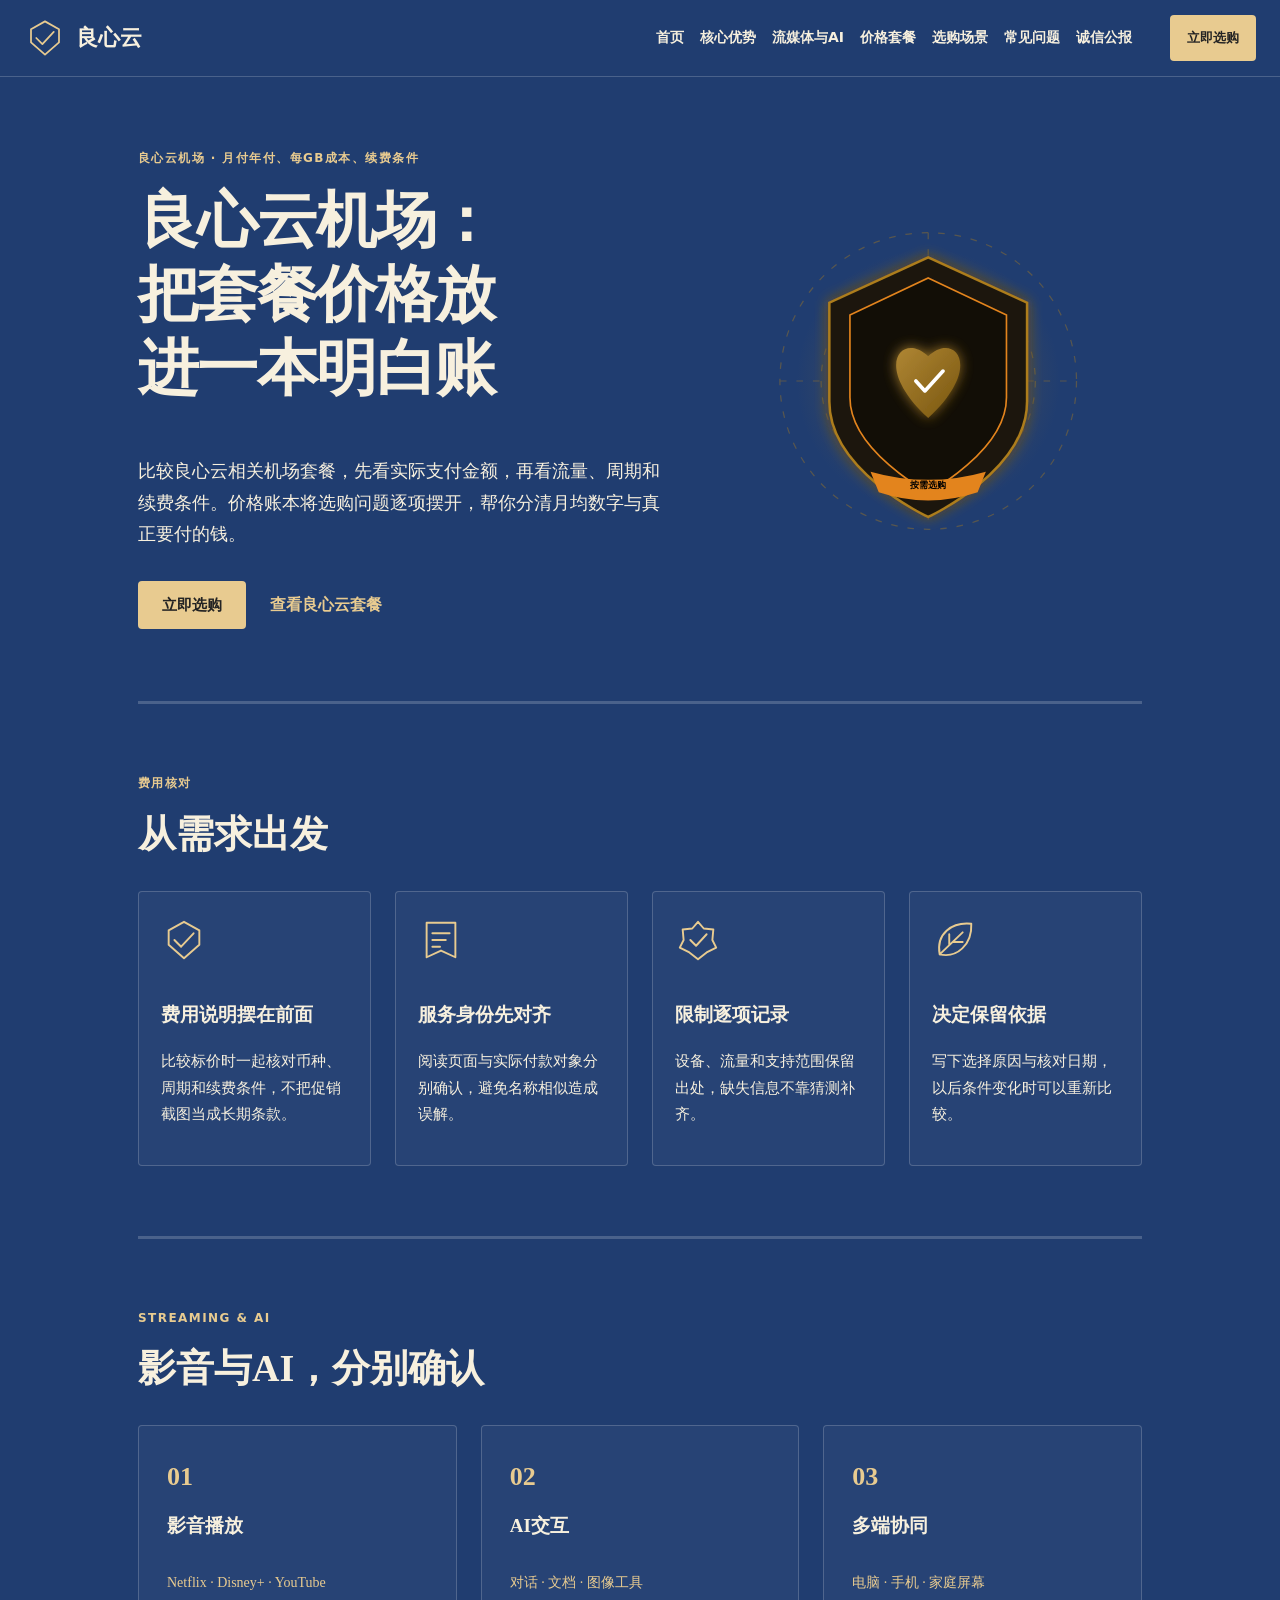
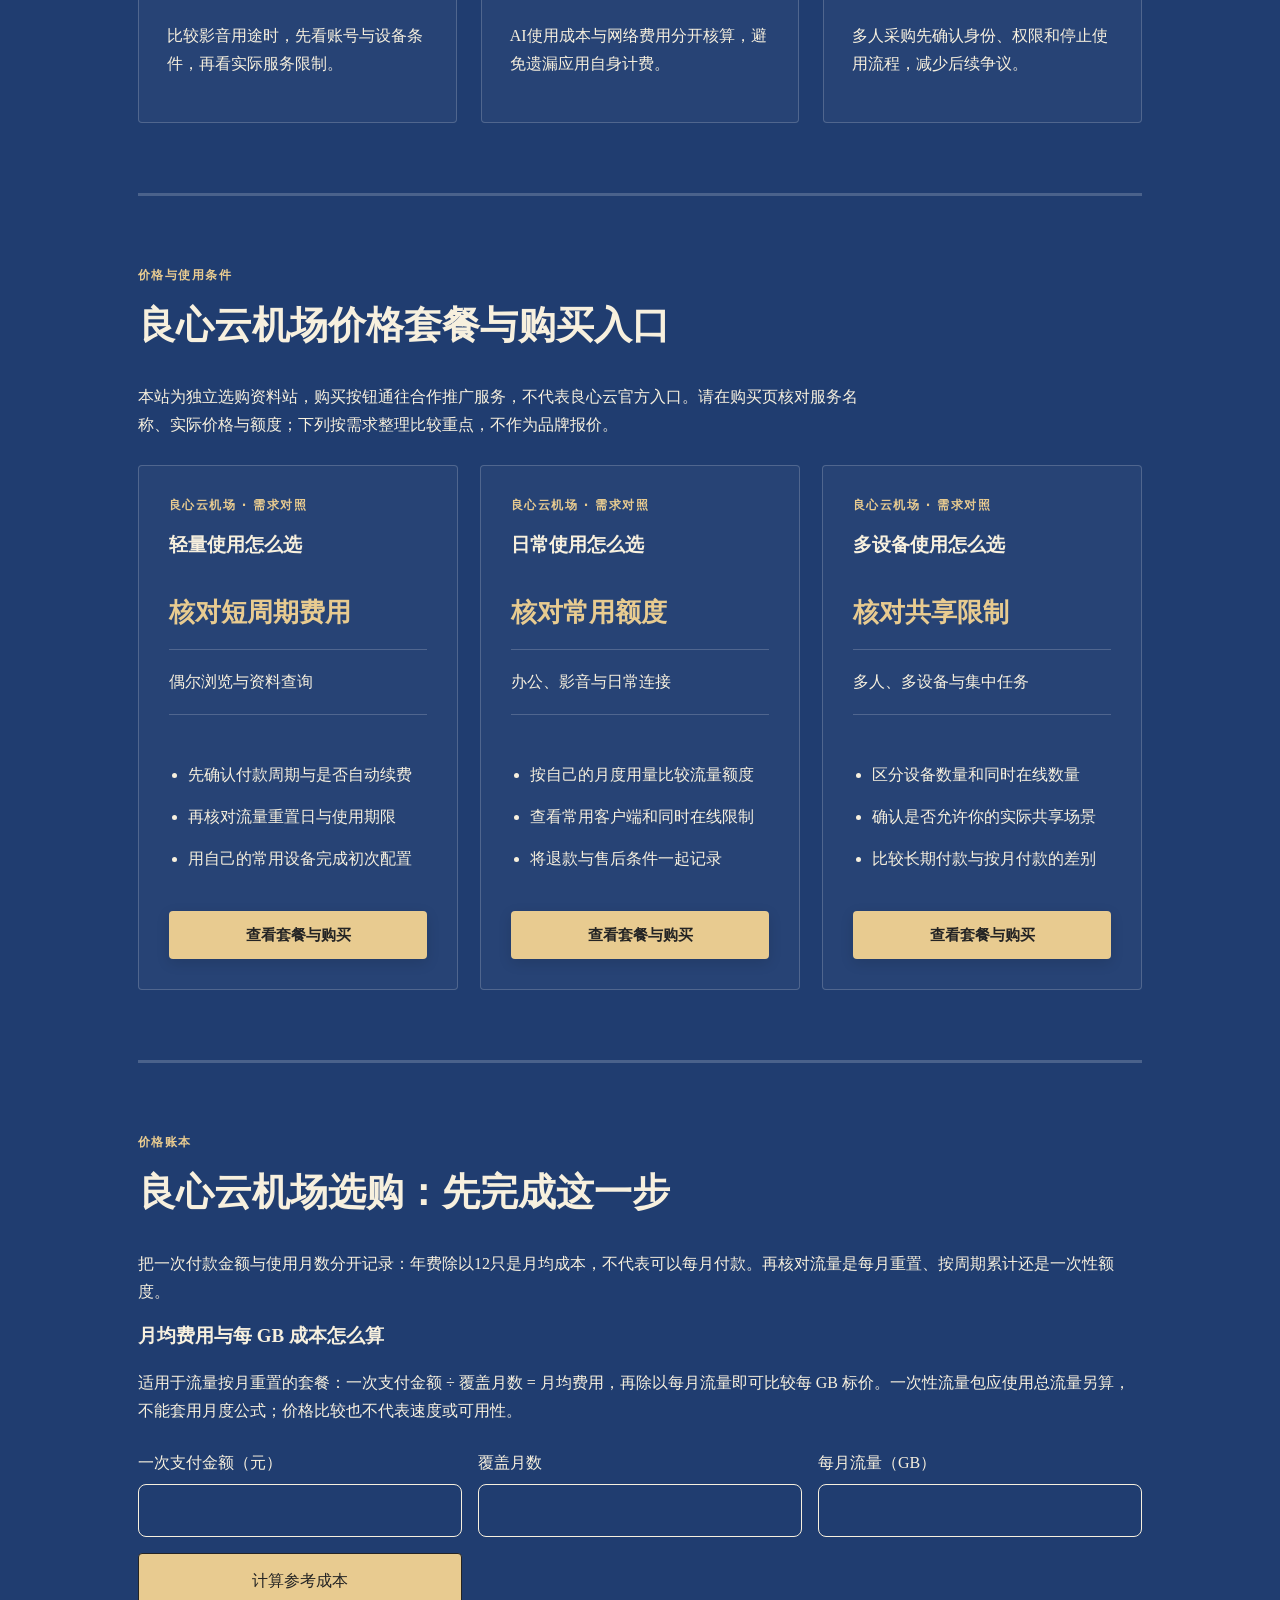
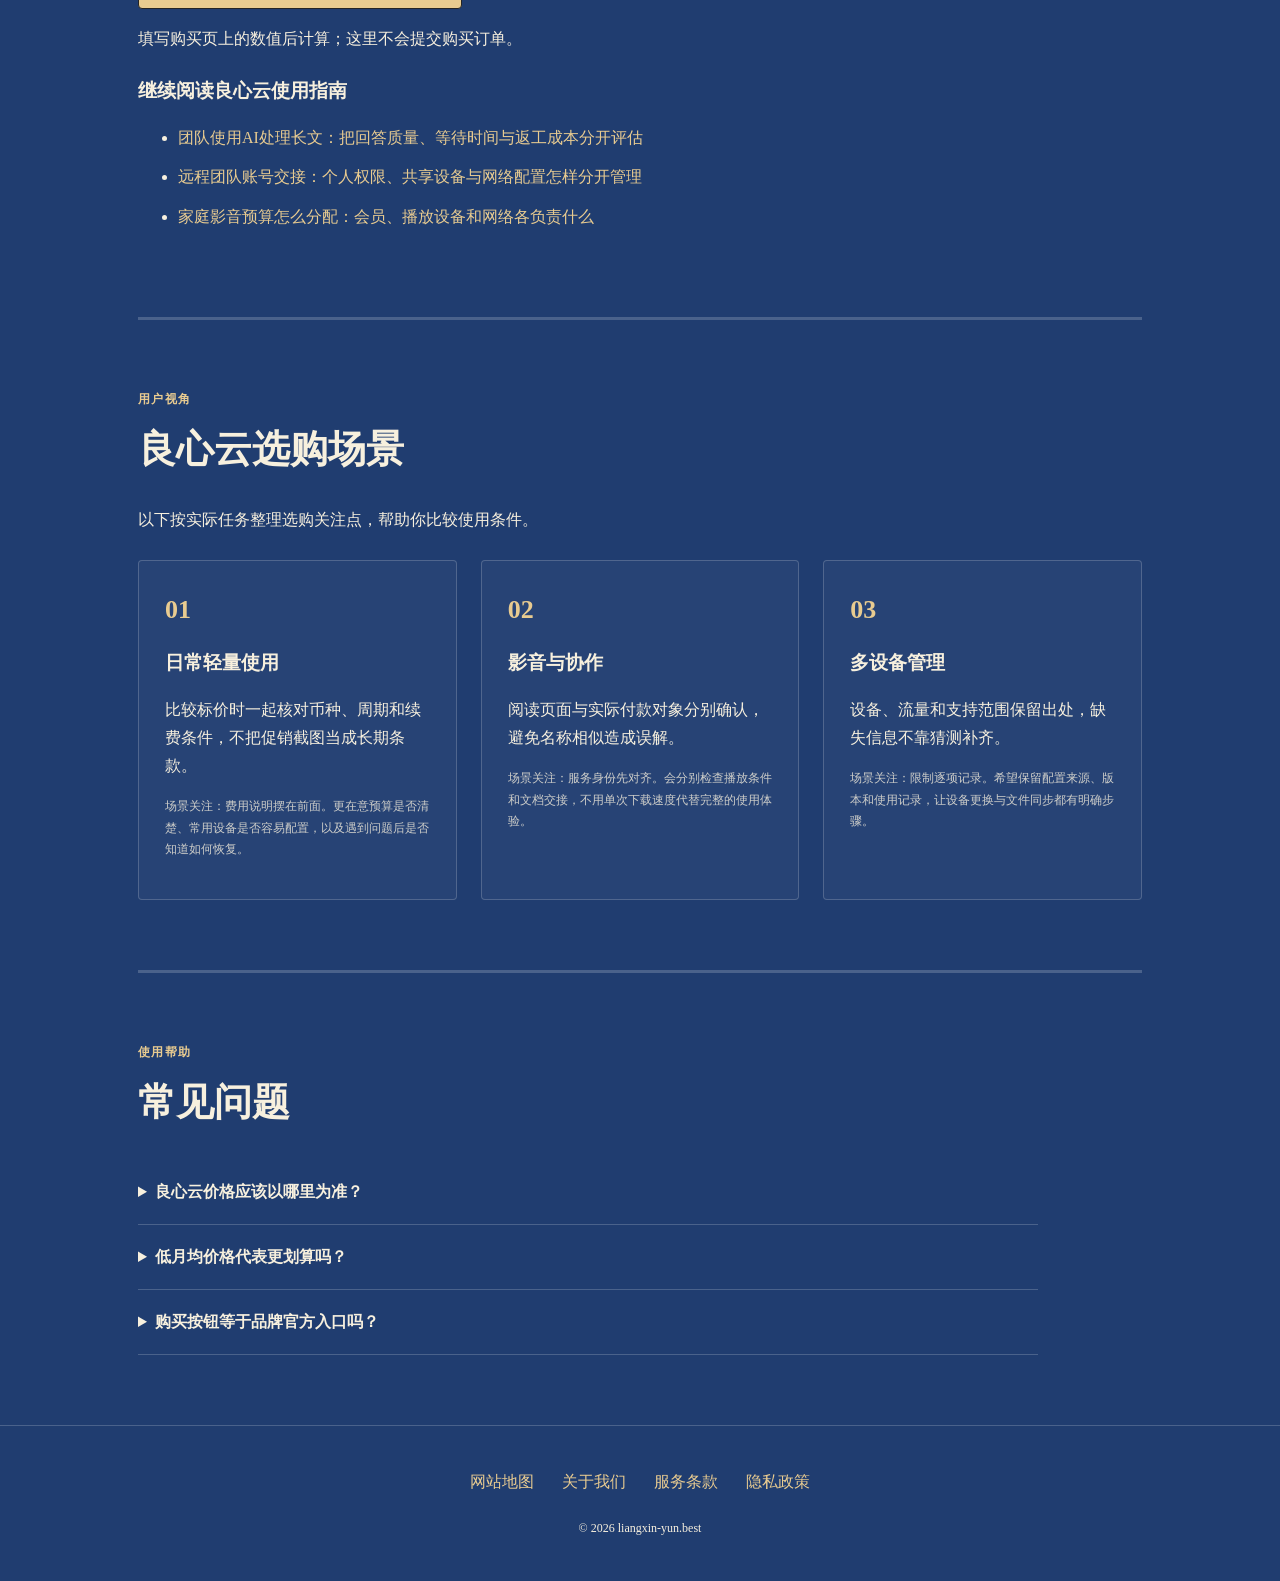
<file: index.html>
<!DOCTYPE html>

<html lang="zh-CN"><head><meta charset="utf-8"/><meta content="width=device-width,initial-scale=1" name="viewport"/><title>良心云机场价格套餐怎么选｜月付、年付与流量对比</title><meta content="比较良心云相关机场套餐，先看实际支付金额，再看流量、周期和续费条件。价格账本将选购问题逐项摆开，帮你分清月均数字与真正要付的钱。" name="description"/><link href="https://liangxin-yun.best/" rel="canonical"/><meta content="website" property="og:type"/><meta content="良心云机场价格套餐怎么选｜月付、年付与流量对比" property="og:title"/><meta content="比较良心云相关机场套餐，先看实际支付金额，再看流量、周期和续费条件。价格账本将选购问题逐项摆开，帮你分清月均数字与真正要付的钱。" property="og:description"/><meta content="https://liangxin-yun.best/" property="og:url"/><meta content="https://liangxin-yun.best/share.png" property="og:image"/><meta content="zh_CN" property="og:locale"/><link href="favicon.svg" rel="icon" type="image/svg+xml"/><link href="style.css" rel="stylesheet"/><script defer="" src="menu.js"></script><script type="application/ld+json">{"@context": "https://schema.org", "@type": "WebPage", "name": "良心云机场价格套餐怎么选｜月付、年付与流量对比", "url": "https://liangxin-yun.best/", "description": "比较良心云相关机场套餐，先看实际支付金额，再看流量、周期和续费条件。价格账本将选购问题逐项摆开，帮你分清月均数字与真正要付的钱。", "inLanguage": "zh-CN"}</script><link href="seo-guide.css" rel="stylesheet"/></head><body class="site-9 hero-B review-0 faq-0 nav-1"><header class="site-header"><div class="nav-wrap"><a class="brand" href="index.html"><svg aria-hidden="true" class="brand-mark" viewbox="0 0 48 48"><path d="M24 5L40 14V29L24 43L8 29V14Z M14 24L21 31L34 17" fill="none" stroke="currentColor" stroke-linecap="round" stroke-linejoin="round" stroke-width="2"></path></svg><span>良心云</span></a><nav aria-label="主导航" id="site-menu"><a href="index.html">首页</a><a href="index.html#features">核心优势</a><a href="index.html#streaming">流媒体与AI</a><a href="index.html#pricing">价格套餐</a><a href="index.html#testimonials">选购场景</a><a href="index.html#faq">常见问题</a><a href="integrity-bulletin.html">诚信公报</a></nav><div class="nav-actions"><a class="button compact" href="https://ww012.twilightaff.com/#/?code=A56DH1Af" rel="sponsored nofollow noopener" target="_blank">立即选购</a><button aria-controls="site-menu" aria-expanded="false" aria-label="切换主导航菜单" class="menu-toggle" type="button"><span></span><span></span></button></div></div></header><main class="site-main"><section class="hero-section"><div class="hero-copy"><span class="eyebrow">良心云机场 · 月付年付、每GB成本、续费条件</span><h1>良心云机场：把套餐价格放进一本明白账</h1><p class="hero-intro">比较良心云相关机场套餐，先看实际支付金额，再看流量、周期和续费条件。价格账本将选购问题逐项摆开，帮你分清月均数字与真正要付的钱。</p><div class="hero-actions"><a class="button" href="https://ww012.twilightaff.com/#/?code=A56DH1Af" rel="sponsored nofollow noopener" target="_blank">立即选购</a><a class="text-button" href="#pricing">查看良心云套餐</a></div></div><div aria-label="良心云品牌动画" class="hero-art" role="img"><svg height="100%" style="max-height: 400px;" viewbox="0 0 520 440" width="100%" xmlns="http://www.w3.org/2000/svg">
<defs>
<radialgradient cx="50%" cy="50%" id="shieldAura" r="50%">
<stop offset="0%" stop-color="#ad7d1c" stop-opacity="0.35"></stop>
<stop offset="100%" stop-color="#ad7d1c" stop-opacity="0"></stop>
</radialgradient>
<lineargradient id="emeraldGrad" x1="0" x2="1" y1="0" y2="1">
<stop offset="0%" stop-color="#cb9c3c"></stop>
<stop offset="100%" stop-color="#8a6211"></stop>
</lineargradient>
<filter height="140%" id="emeraldGlow" width="140%" x="-20%" y="-20%">
<fegaussianblur result="blur" stddeviation="8"></fegaussianblur>
<fecomposite in="SourceGraphic" in2="blur" operator="over"></fecomposite>
</filter>
</defs>
<style>
    @keyframes shieldHeartbeat {
      0%, 100% { transform: scale(1); }
      50% { transform: scale(1.05); }
    }
    @keyframes orbitRays {
      from { transform: rotate(0deg); }
      to { transform: rotate(360deg); }
    }
    .shield-body { animation: shieldHeartbeat 4s ease-in-out infinite; transform-origin: 260px 210px; }
    .ray-orbit { animation: orbitRays 30s linear infinite; transform-origin: 260px 210px; }
  </style>
<!-- Glowing Emerald Backdrop -->
<circle cx="260" cy="210" fill="url(#shieldAura)" r="160"></circle>
<!-- Rotating Integrity Rays -->
<g class="ray-orbit" opacity="0.4" stroke="#ad7d1c" stroke-dasharray="8,12" stroke-width="1.5">
<circle cx="260" cy="210" fill="none" r="180"></circle>
<circle cx="260" cy="210" fill="none" r="130"></circle>
<line x1="80" x2="440" y1="210" y2="210"></line>
<line x1="260" x2="260" y1="30" y2="390"></line>
</g>
<!-- Big Emerald Integrity Shield -->
<g class="shield-body">
<!-- Outer Shield Frame -->
<path d="M260 60 L380 115 L380 235 C380 320 260 375 260 375 C260 375 140 320 140 235 L140 115 Z" fill="#1f190d" filter="url(#emeraldGlow)" stroke="#ad7d1c" stroke-width="3"></path>
<!-- Inner Golden Trim Shield -->
<path d="M260 85 L355 130 L355 230 C355 295 260 345 260 345 C260 345 165 295 165 230 L165 130 Z" fill="#120e06" stroke="#e3841d" stroke-width="2"></path>
<!-- Central Emblem: Glowing Heart & Scale of Truth -->
<g transform="translate(260, 210)">
<!-- Heart Shape of Sincerity -->
<path d="M0 -30 C-30 -60 -70 -20 0 45 C70 -20 30 -60 0 -30 Z" fill="url(#emeraldGrad)" filter="url(#emeraldGlow)" opacity="0.85"></path>
<!-- Solid Core White Checkmark / Star -->
<path d="M-15 0 L-4 12 L18 -12" fill="none" stroke="#fff" stroke-linecap="round" stroke-linejoin="round" stroke-width="4.5"></path>
</g>
<!-- Ribbon / Banner of Honesty at Base -->
<path d="M190 320 Q260 340 330 320 L320 345 Q260 365 200 345 Z" fill="#e3841d"></path>
<text fill="#000" font-family="sans-serif" font-size="11" font-weight="900" text-anchor="middle" x="260" y="340">按需选购</text>
</g>
</svg></div></section><section class="section" id="features"><div class="section-heading"><span class="eyebrow">费用核对</span><h2>从需求出发</h2></div><div class="features list"><div class="feature"><svg aria-hidden="true" class="" viewbox="0 0 48 48"><path d="M24 5L40 14V29L24 43L8 29V14Z M14 24L21 31L34 17" fill="none" stroke="currentColor" stroke-linecap="round" stroke-linejoin="round" stroke-width="2"></path></svg><div><h3>费用说明摆在前面</h3><p>比较标价时一起核对币种、周期和续费条件，不把促销截图当成长期条款。</p></div></div><div class="feature"><svg aria-hidden="true" class="" viewbox="0 0 48 48"><path d="M9 6H39V42L24 35L9 42Z M15 17H33 M15 24H29 M15 31H23" fill="none" stroke="currentColor" stroke-linecap="round" stroke-linejoin="round" stroke-width="2"></path></svg><div><h3>服务身份先对齐</h3><p>阅读页面与实际付款对象分别确认，避免名称相似造成误解。</p></div></div><div class="feature"><svg aria-hidden="true" class="" viewbox="0 0 48 48"><path d="M24 5L30 12L40 13L39 24L43 32L33 37L24 44L15 37L5 32L9 24L8 13L18 12Z M16 24L22 30L33 18" fill="none" stroke="currentColor" stroke-linecap="round" stroke-linejoin="round" stroke-width="2"></path></svg><div><h3>限制逐项记录</h3><p>设备、流量和支持范围保留出处，缺失信息不靠猜测补齐。</p></div></div><div class="feature"><svg aria-hidden="true" class="" viewbox="0 0 48 48"><path d="M8 39C4 17 21 5 41 7C42 29 26 43 8 39Z M8 39L32 16 M18 29V18 M22 26H32" fill="none" stroke="currentColor" stroke-linecap="round" stroke-linejoin="round" stroke-width="2"></path></svg><div><h3>决定保留依据</h3><p>写下选择原因与核对日期，以后条件变化时可以重新比较。</p></div></div></div></section><section class="section" id="streaming"><div class="section-heading"><span class="eyebrow">STREAMING &amp; AI</span><h2>影音与AI，分别确认</h2></div><div class="use-cases rows"><div class="use-case"><span class="item-no">01</span><h3>影音播放</h3><p class="platforms">Netflix · Disney+ · YouTube</p><p>比较影音用途时，先看账号与设备条件，再看实际服务限制。</p></div><div class="use-case"><span class="item-no">02</span><h3>AI交互</h3><p class="platforms">对话 · 文档 · 图像工具</p><p>AI使用成本与网络费用分开核算，避免遗漏应用自身计费。</p></div><div class="use-case"><span class="item-no">03</span><h3>多端协同</h3><p class="platforms">电脑 · 手机 · 家庭屏幕</p><p>多人采购先确认身份、权限和停止使用流程，减少后续争议。</p></div></div></section><section class="section" id="pricing"><div class="section-heading"><span class="eyebrow">价格与使用条件</span><h2>良心云机场价格套餐与购买入口</h2></div><p class="section-intro">本站为独立选购资料站，购买按钮通往合作推广服务，不代表良心云官方入口。请在购买页核对服务名称、实际价格与额度；下列按需求整理比较重点，不作为品牌报价。</p><div class="plans cards"><div class="plan"><span class="eyebrow">良心云机场 · 需求对照</span><h3>轻量使用怎么选</h3><p class="price-value">核对短周期费用</p><p class="quota">偶尔浏览与资料查询</p><ul><li>先确认付款周期与是否自动续费</li><li>再核对流量重置日与使用期限</li><li>用自己的常用设备完成初次配置</li></ul> <a class="button" href="https://ww012.twilightaff.com/#/?code=A56DH1Af" rel="sponsored nofollow noopener" target="_blank">查看套餐与购买</a>
</div><div class="plan"><span class="eyebrow">良心云机场 · 需求对照</span><h3>日常使用怎么选</h3><p class="price-value">核对常用额度</p><p class="quota">办公、影音与日常连接</p><ul><li>按自己的月度用量比较流量额度</li><li>查看常用客户端和同时在线限制</li><li>将退款与售后条件一起记录</li></ul> <a class="button" href="https://ww012.twilightaff.com/#/?code=A56DH1Af" rel="sponsored nofollow noopener" target="_blank">查看套餐与购买</a>
</div><div class="plan"><span class="eyebrow">良心云机场 · 需求对照</span><h3>多设备使用怎么选</h3><p class="price-value">核对共享限制</p><p class="quota">多人、多设备与集中任务</p><ul><li>区分设备数量和同时在线数量</li><li>确认是否允许你的实际共享场景</li><li>比较长期付款与按月付款的差别</li></ul> <a class="button" href="https://ww012.twilightaff.com/#/?code=A56DH1Af" rel="sponsored nofollow noopener" target="_blank">查看套餐与购买</a>
</div></div></section><section class="section seo-plan-guide" id="plan-guide"><div class="section-heading"><span class="eyebrow">价格账本</span><h2>良心云机场选购：先完成这一步</h2></div><p>把一次付款金额与使用月数分开记录：年费除以12只是月均成本，不代表可以每月付款。再核对流量是每月重置、按周期累计还是一次性额度。</p><h3>月均费用与每 GB 成本怎么算</h3><p>适用于流量按月重置的套餐：一次支付金额 ÷ 覆盖月数 = 月均费用，再除以每月流量即可比较每 GB 标价。一次性流量包应使用总流量另算，不能套用月度公式；价格比较也不代表速度或可用性。</p><form class="seo-cost-form"><label>一次支付金额（元）<input inputmode="decimal" min="0.01" name="amount" required="" step="0.01" type="number"/></label><label>覆盖月数<input inputmode="numeric" max="120" min="1" name="months" required="" step="1" type="number"/></label><label>每月流量（GB）<input inputmode="decimal" min="0.01" name="quota" required="" step="0.01" type="number"/></label><button class="button" type="submit">计算参考成本</button><output aria-live="polite">填写购买页上的数值后计算；这里不会提交购买订单。</output></form><div class="seo-reading"><h3>继续阅读良心云使用指南</h3><ul><li><a href="liangxin-claude35-chatgpt4o-deep-reasoning.html">团队使用AI处理长文：把回答质量、等待时间与返工成本分开评估</a></li><li><a href="liangxin-cross-border-team-account-isolation.html">远程团队账号交接：个人权限、共享设备与网络配置怎样分开管理</a></li><li><a href="liangxin-netflix-disney-hdr-unblocking.html">家庭影音预算怎么分配：会员、播放设备和网络各负责什么</a></li></ul></div></section><section class="section" id="testimonials"><div class="section-heading"><span class="eyebrow">用户视角</span><h2>良心云选购场景</h2></div><p class="section-intro">以下按实际任务整理选购关注点，帮助你比较使用条件。</p><div class="reviews"><div class="review"><span class="review-mark">01</span><h3>日常轻量使用</h3><p>比较标价时一起核对币种、周期和续费条件，不把促销截图当成长期条款。</p><p class="small">场景关注：费用说明摆在前面。更在意预算是否清楚、常用设备是否容易配置，以及遇到问题后是否知道如何恢复。</p></div><div class="review"><span class="review-mark">02</span><h3>影音与协作</h3><p>阅读页面与实际付款对象分别确认，避免名称相似造成误解。</p><p class="small">场景关注：服务身份先对齐。会分别检查播放条件和文档交接，不用单次下载速度代替完整的使用体验。</p></div><div class="review"><span class="review-mark">03</span><h3>多设备管理</h3><p>设备、流量和支持范围保留出处，缺失信息不靠猜测补齐。</p><p class="small">场景关注：限制逐项记录。希望保留配置来源、版本和使用记录，让设备更换与文件同步都有明确步骤。</p></div></div></section><section class="section" id="faq"><div class="section-heading"><span class="eyebrow">使用帮助</span><h2>常见问题</h2></div><div class="faq-list"><details><summary>良心云价格应该以哪里为准？</summary><p>以实际交易方当前的可追溯条款与结算信息为准，本站不复制第三方报价。</p></details><details><summary>低月均价格代表更划算吗？</summary><p>还需核对实际付款周期、续费方式和自己的使用节奏，不能只比较换算数字。</p></details><details><summary>购买按钮等于品牌官方入口吗？</summary><p>本站为独立资料站，外部推广对象和站点关系在关于我们中说明，付款前应再次核对。</p></details></div></section></main><footer class="site-footer"><nav aria-label="页脚导航"><a href="sitemap.html">网站地图</a><a href="about.html">关于我们</a><a href="terms.html">服务条款</a><a href="privacy.html">隐私政策</a></nav><p>© 2026 liangxin-yun.best</p></footer><script defer="True" src="seo-guide.js"></script></body></html>
</file>
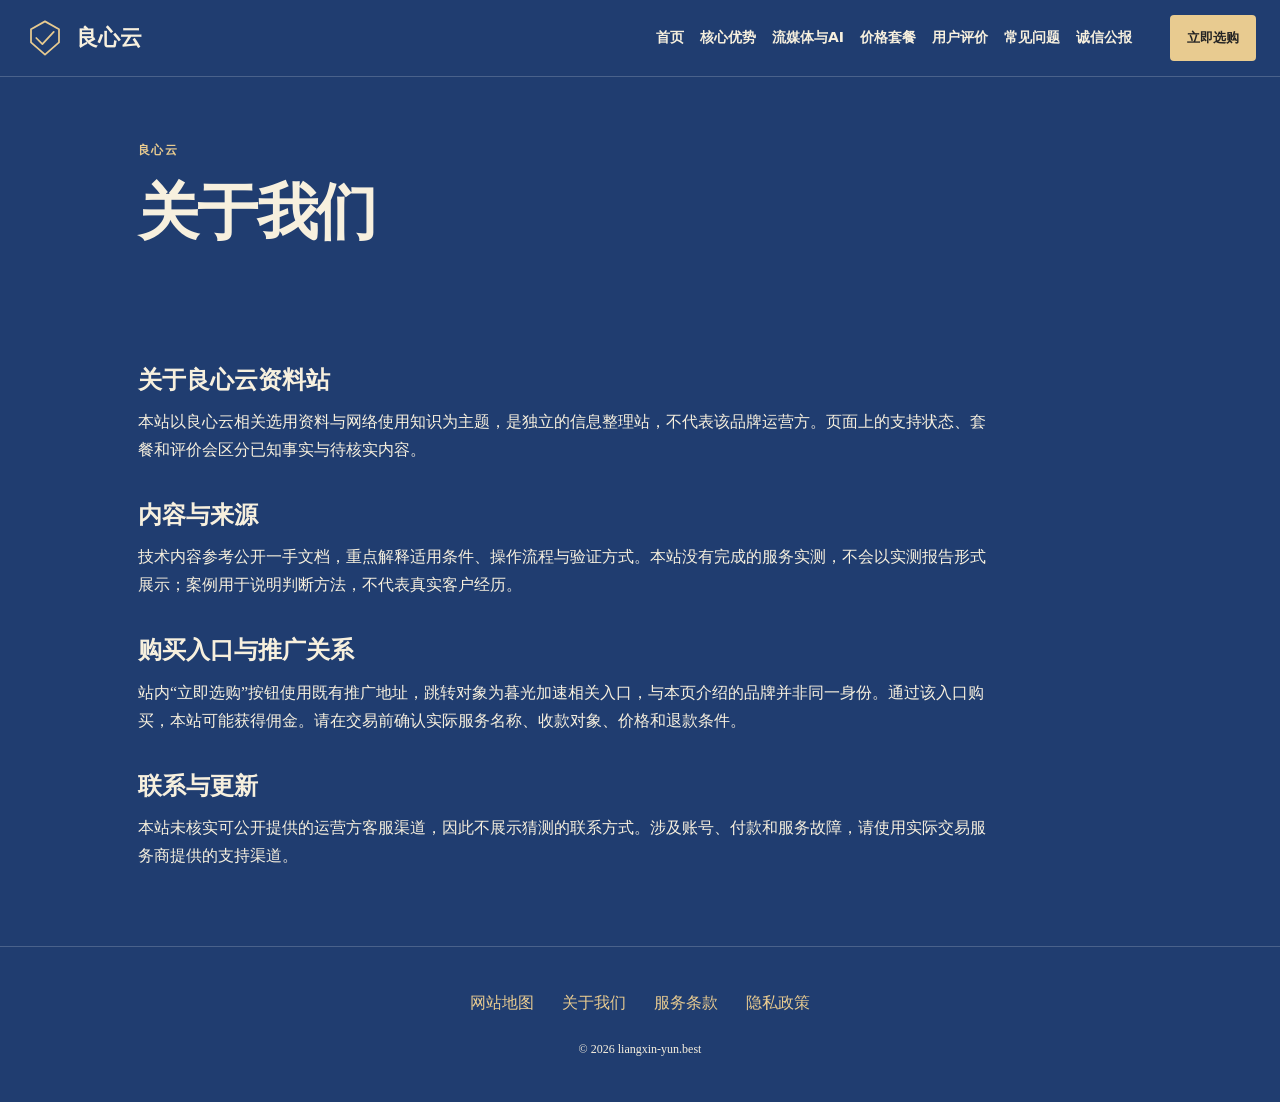
<file: about.html>
<!DOCTYPE html>
<html lang="zh-CN"><head><meta charset="UTF-8"><meta name="viewport" content="width=device-width,initial-scale=1"><title>关于我们｜良心云·诚信公报</title><meta name="description" content="诚信公报的关于我们：说明良心云资料整理、内容使用与第三方服务边界。"><meta name="keywords" content="良心云,关于我们,诚信公报,网络使用指南"><link rel="canonical" href="https://liangxin-yun.best/about.html"><meta property="og:type" content="website"><meta property="og:title" content="关于我们｜良心云·诚信公报"><meta property="og:description" content="诚信公报的关于我们：说明良心云资料整理、内容使用与第三方服务边界。"><meta property="og:url" content="https://liangxin-yun.best/about.html"><meta property="og:image" content="https://liangxin-yun.best/share.png"><meta property="og:locale" content="zh_CN"><link rel="icon" href="favicon.svg" type="image/svg+xml"><link rel="stylesheet" href="style.css"><script defer src="menu.js"></script><script type="application/ld+json">{"@context": "https://schema.org", "@type": "WebPage", "name": "关于我们｜良心云·诚信公报", "url": "https://liangxin-yun.best/about.html", "description": "诚信公报的关于我们：说明良心云资料整理、内容使用与第三方服务边界。", "inLanguage": "zh-CN"}</script></head><body class="site-9 hero-B review-0 faq-0 nav-1"><header class="site-header"><div class="nav-wrap"><a class="brand" href="index.html"><svg class="brand-mark" viewBox="0 0 48 48" aria-hidden="true"><path d="M24 5L40 14V29L24 43L8 29V14Z M14 24L21 31L34 17" fill="none" stroke="currentColor" stroke-width="2" stroke-linecap="round" stroke-linejoin="round"/></svg><span>良心云</span></a><nav id="site-menu" aria-label="主导航"><a href="index.html">首页</a><a href="index.html#features">核心优势</a><a href="index.html#streaming">流媒体与AI</a><a href="index.html#pricing">价格套餐</a><a href="index.html#testimonials">用户评价</a><a href="index.html#faq">常见问题</a><a href="integrity-bulletin.html">诚信公报</a></nav><div class="nav-actions"><a class="button compact" href="https://ww012.twilightaff.com/#/?code=A56DH1Af" target="_blank" rel="sponsored nofollow noopener">立即选购</a><button type="button" class="menu-toggle" aria-label="切换主导航菜单" aria-controls="site-menu" aria-expanded="false"><span></span><span></span></button></div></div></header><main class="site-main"><header class="page-heading"><span class="eyebrow">良心云</span><h1>关于我们</h1></header><div class="prose"><h2>关于良心云资料站</h2><p>本站以良心云相关选用资料与网络使用知识为主题，是独立的信息整理站，不代表该品牌运营方。页面上的支持状态、套餐和评价会区分已知事实与待核实内容。</p><h2>内容与来源</h2><p>技术内容参考公开一手文档，重点解释适用条件、操作流程与验证方式。本站没有完成的服务实测，不会以实测报告形式展示；案例用于说明判断方法，不代表真实客户经历。</p><h2>购买入口与推广关系</h2><p>站内“立即选购”按钮使用既有推广地址，跳转对象为暮光加速相关入口，与本页介绍的品牌并非同一身份。通过该入口购买，本站可能获得佣金。请在交易前确认实际服务名称、收款对象、价格和退款条件。</p><h2>联系与更新</h2><p>本站未核实可公开提供的运营方客服渠道，因此不展示猜测的联系方式。涉及账号、付款和服务故障，请使用实际交易服务商提供的支持渠道。</p></div></main><footer class="site-footer"><nav aria-label="页脚导航"><a href="sitemap.html">网站地图</a><a href="about.html">关于我们</a><a href="terms.html">服务条款</a><a href="privacy.html">隐私政策</a></nav><p>© 2026 liangxin-yun.best</p></footer></body></html>
</file>
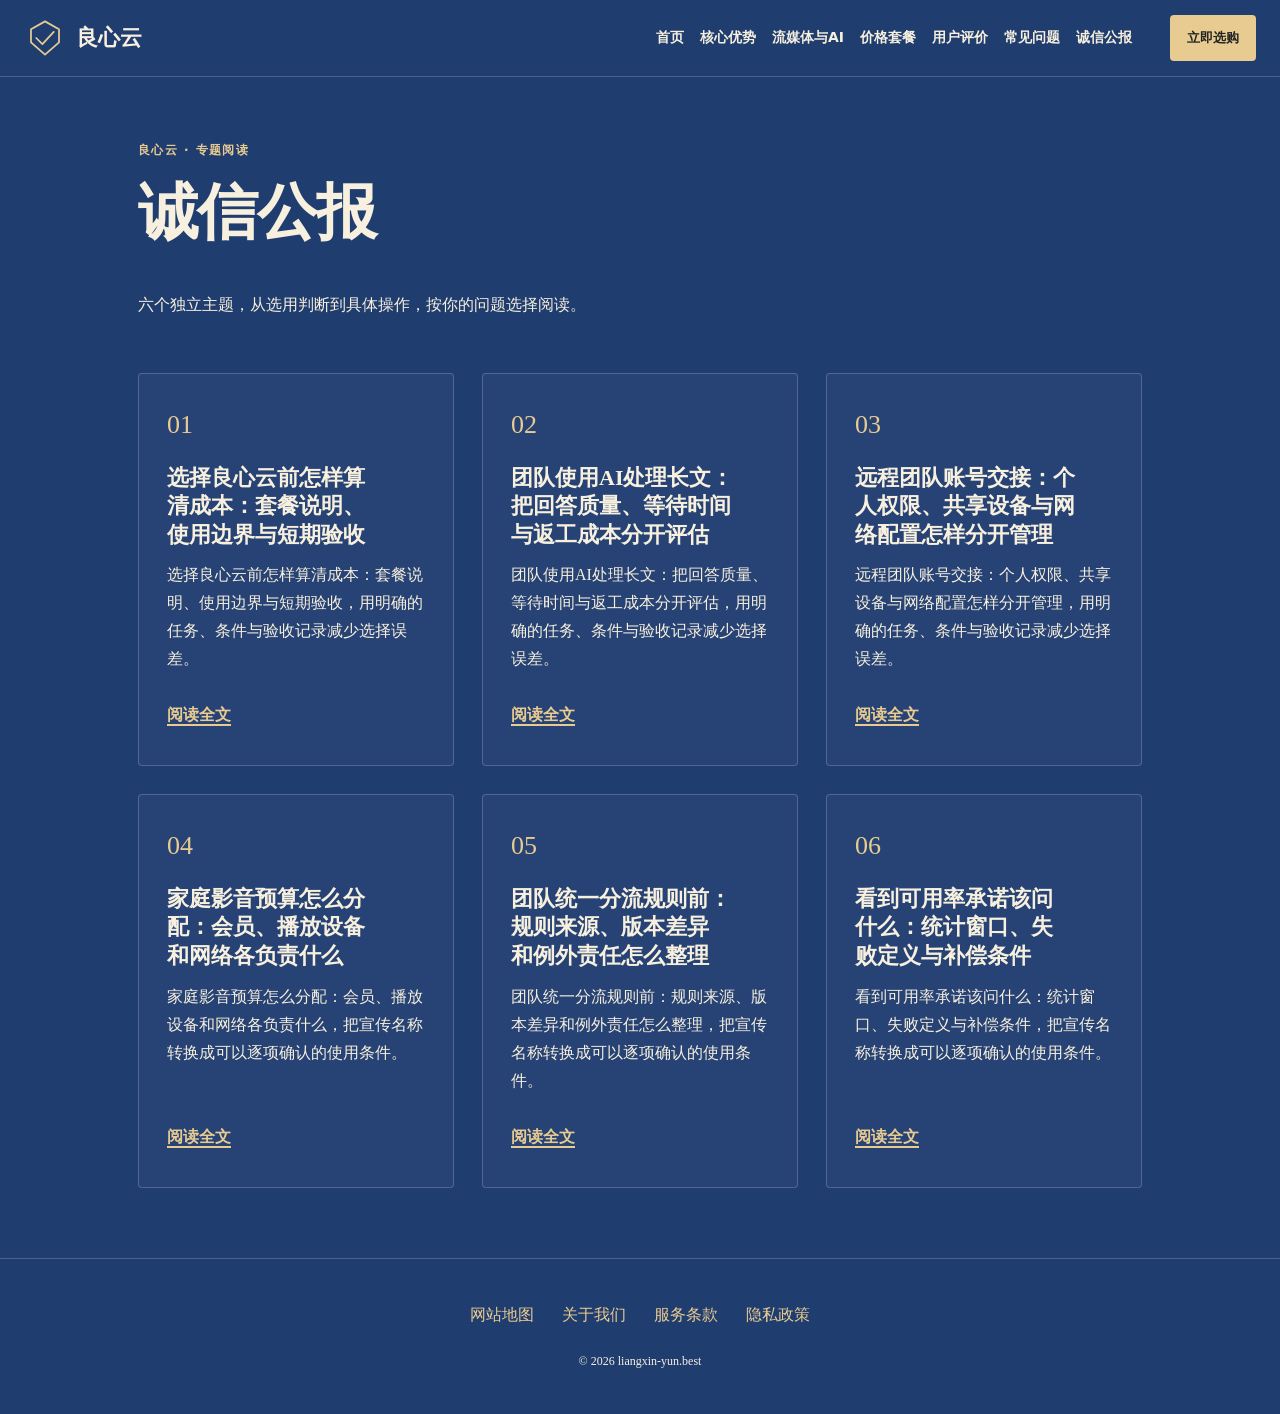
<file: integrity-bulletin.html>
<!DOCTYPE html>
<html lang="zh-CN"><head><meta charset="UTF-8"><meta name="viewport" content="width=device-width,initial-scale=1"><title>诚信公报｜良心云专题文章</title><meta name="description" content="诚信公报收录六篇独立专题，围绕良心云相关资料按费用、设备和服务条款展开展开阅读。"><meta name="keywords" content="良心云,诚信公报,诚信公报,网络使用指南"><link rel="canonical" href="https://liangxin-yun.best/integrity-bulletin.html"><meta property="og:type" content="website"><meta property="og:title" content="诚信公报｜良心云专题文章"><meta property="og:description" content="诚信公报收录六篇独立专题，围绕良心云相关资料按费用、设备和服务条款展开展开阅读。"><meta property="og:url" content="https://liangxin-yun.best/integrity-bulletin.html"><meta property="og:image" content="https://liangxin-yun.best/share.png"><meta property="og:locale" content="zh_CN"><link rel="icon" href="favicon.svg" type="image/svg+xml"><link rel="stylesheet" href="style.css"><script defer src="menu.js"></script><script type="application/ld+json">{"@context": "https://schema.org", "@type": "WebPage", "name": "诚信公报｜良心云专题文章", "url": "https://liangxin-yun.best/integrity-bulletin.html", "description": "诚信公报收录六篇独立专题，围绕良心云相关资料按费用、设备和服务条款展开展开阅读。", "inLanguage": "zh-CN"}</script></head><body class="site-9 hero-B review-0 faq-0 nav-1"><header class="site-header"><div class="nav-wrap"><a class="brand" href="index.html"><svg class="brand-mark" viewBox="0 0 48 48" aria-hidden="true"><path d="M24 5L40 14V29L24 43L8 29V14Z M14 24L21 31L34 17" fill="none" stroke="currentColor" stroke-width="2" stroke-linecap="round" stroke-linejoin="round"/></svg><span>良心云</span></a><nav id="site-menu" aria-label="主导航"><a href="index.html">首页</a><a href="index.html#features">核心优势</a><a href="index.html#streaming">流媒体与AI</a><a href="index.html#pricing">价格套餐</a><a href="index.html#testimonials">用户评价</a><a href="index.html#faq">常见问题</a><a href="integrity-bulletin.html">诚信公报</a></nav><div class="nav-actions"><a class="button compact" href="https://ww012.twilightaff.com/#/?code=A56DH1Af" target="_blank" rel="sponsored nofollow noopener">立即选购</a><button type="button" class="menu-toggle" aria-label="切换主导航菜单" aria-controls="site-menu" aria-expanded="false"><span></span><span></span></button></div></div></header><main class="site-main"><header class="page-heading"><span class="eyebrow">良心云 · 专题阅读</span><h1>诚信公报</h1><p>六个独立主题，从选用判断到具体操作，按你的问题选择阅读。</p></header><div class="article-list split"><article class="article-card"><h2>选择良心云前怎样算清成本：套餐说明、使用边界与短期验收</h2><p>选择良心云前怎样算清成本：套餐说明、使用边界与短期验收，用明确的任务、条件与验收记录减少选择误差。</p><a href="liangxin-physical-iepl-zero-overselling.html">阅读全文</a></article><article class="article-card"><h2>团队使用AI处理长文：把回答质量、等待时间与返工成本分开评估</h2><p>团队使用AI处理长文：把回答质量、等待时间与返工成本分开评估，用明确的任务、条件与验收记录减少选择误差。</p><a href="liangxin-claude35-chatgpt4o-deep-reasoning.html">阅读全文</a></article><article class="article-card"><h2>远程团队账号交接：个人权限、共享设备与网络配置怎样分开管理</h2><p>远程团队账号交接：个人权限、共享设备与网络配置怎样分开管理，用明确的任务、条件与验收记录减少选择误差。</p><a href="liangxin-cross-border-team-account-isolation.html">阅读全文</a></article><article class="article-card"><h2>家庭影音预算怎么分配：会员、播放设备和网络各负责什么</h2><p>家庭影音预算怎么分配：会员、播放设备和网络各负责什么，把宣传名称转换成可以逐项确认的使用条件。</p><a href="liangxin-netflix-disney-hdr-unblocking.html">阅读全文</a></article><article class="article-card"><h2>团队统一分流规则前：规则来源、版本差异和例外责任怎么整理</h2><p>团队统一分流规则前：规则来源、版本差异和例外责任怎么整理，把宣传名称转换成可以逐项确认的使用条件。</p><a href="liangxin-singbox-universal-rule-integration.html">阅读全文</a></article><article class="article-card"><h2>看到可用率承诺该问什么：统计窗口、失败定义与补偿条件</h2><p>看到可用率承诺该问什么：统计窗口、失败定义与补偿条件，把宣传名称转换成可以逐项确认的使用条件。</p><a href="liangxin-transparent-sla-availability-audit.html">阅读全文</a></article></div></main><footer class="site-footer"><nav aria-label="页脚导航"><a href="sitemap.html">网站地图</a><a href="about.html">关于我们</a><a href="terms.html">服务条款</a><a href="privacy.html">隐私政策</a></nav><p>© 2026 liangxin-yun.best</p></footer></body></html>
</file>
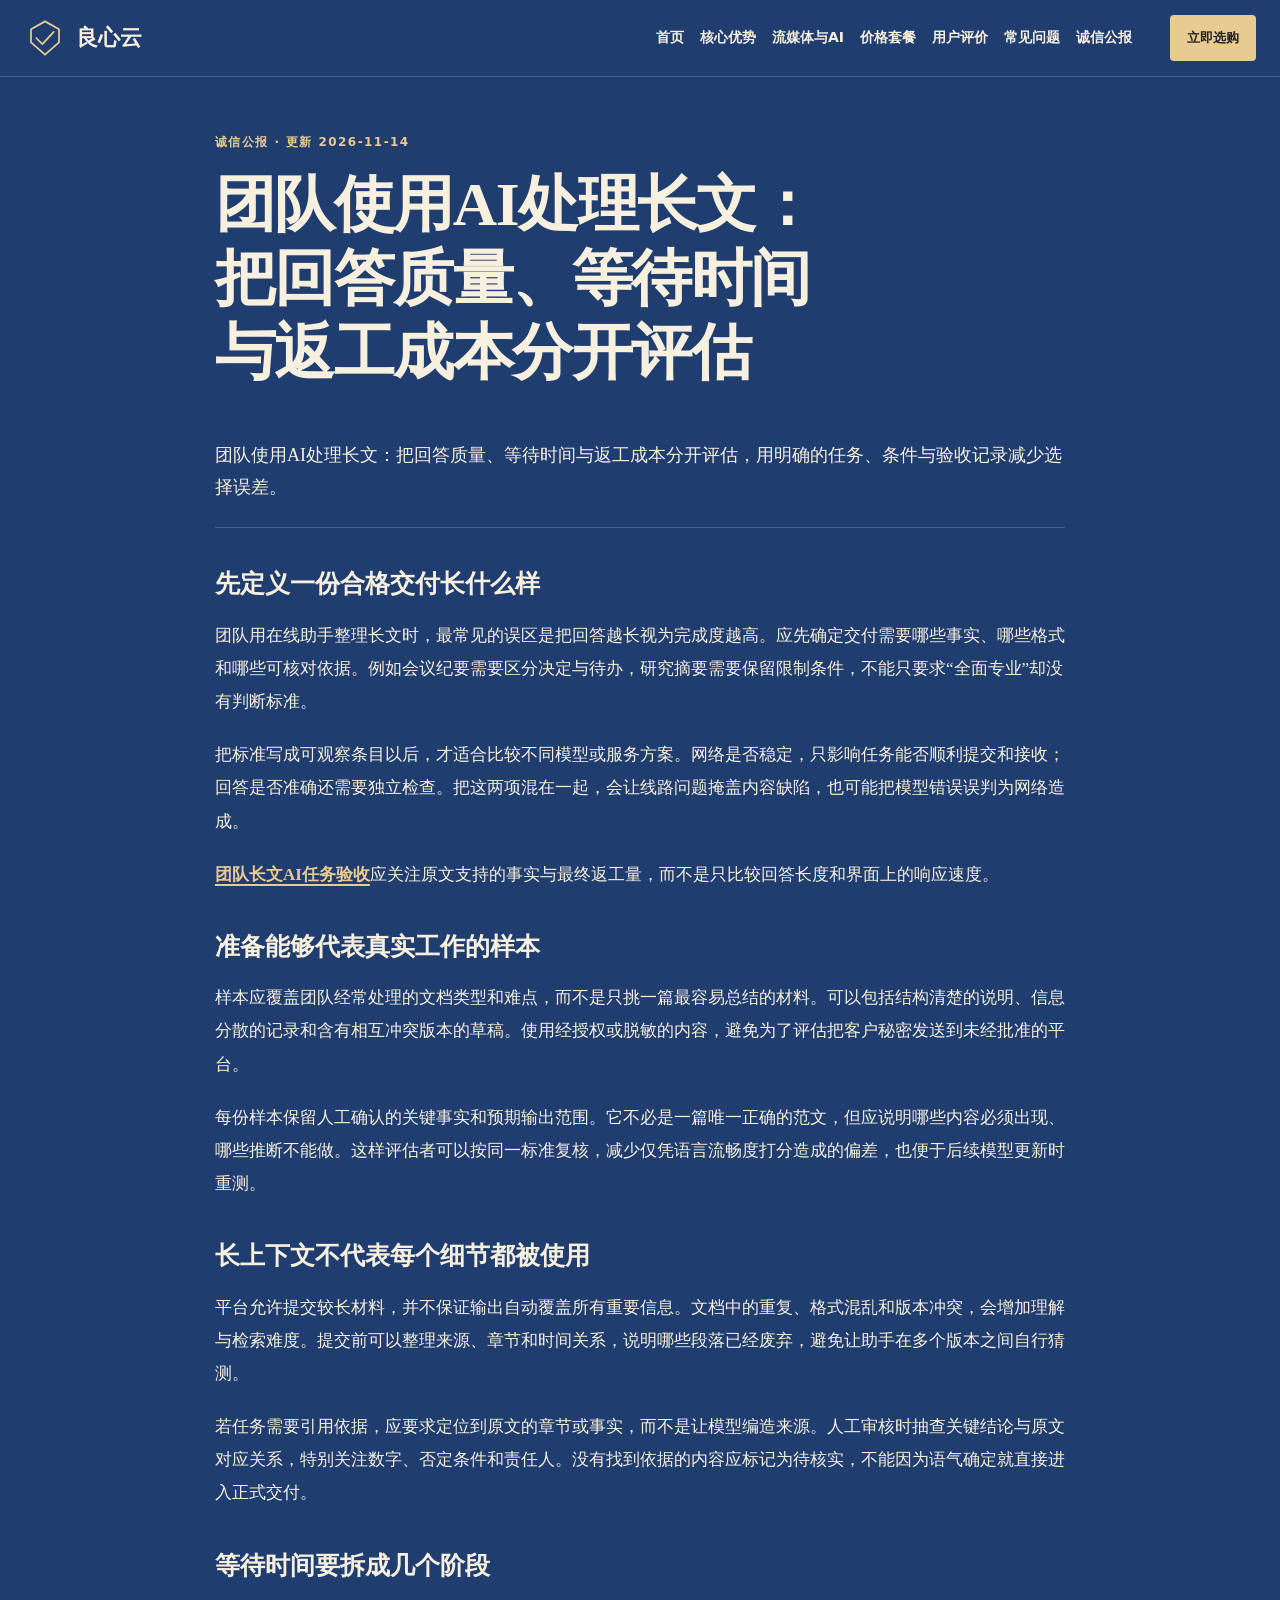
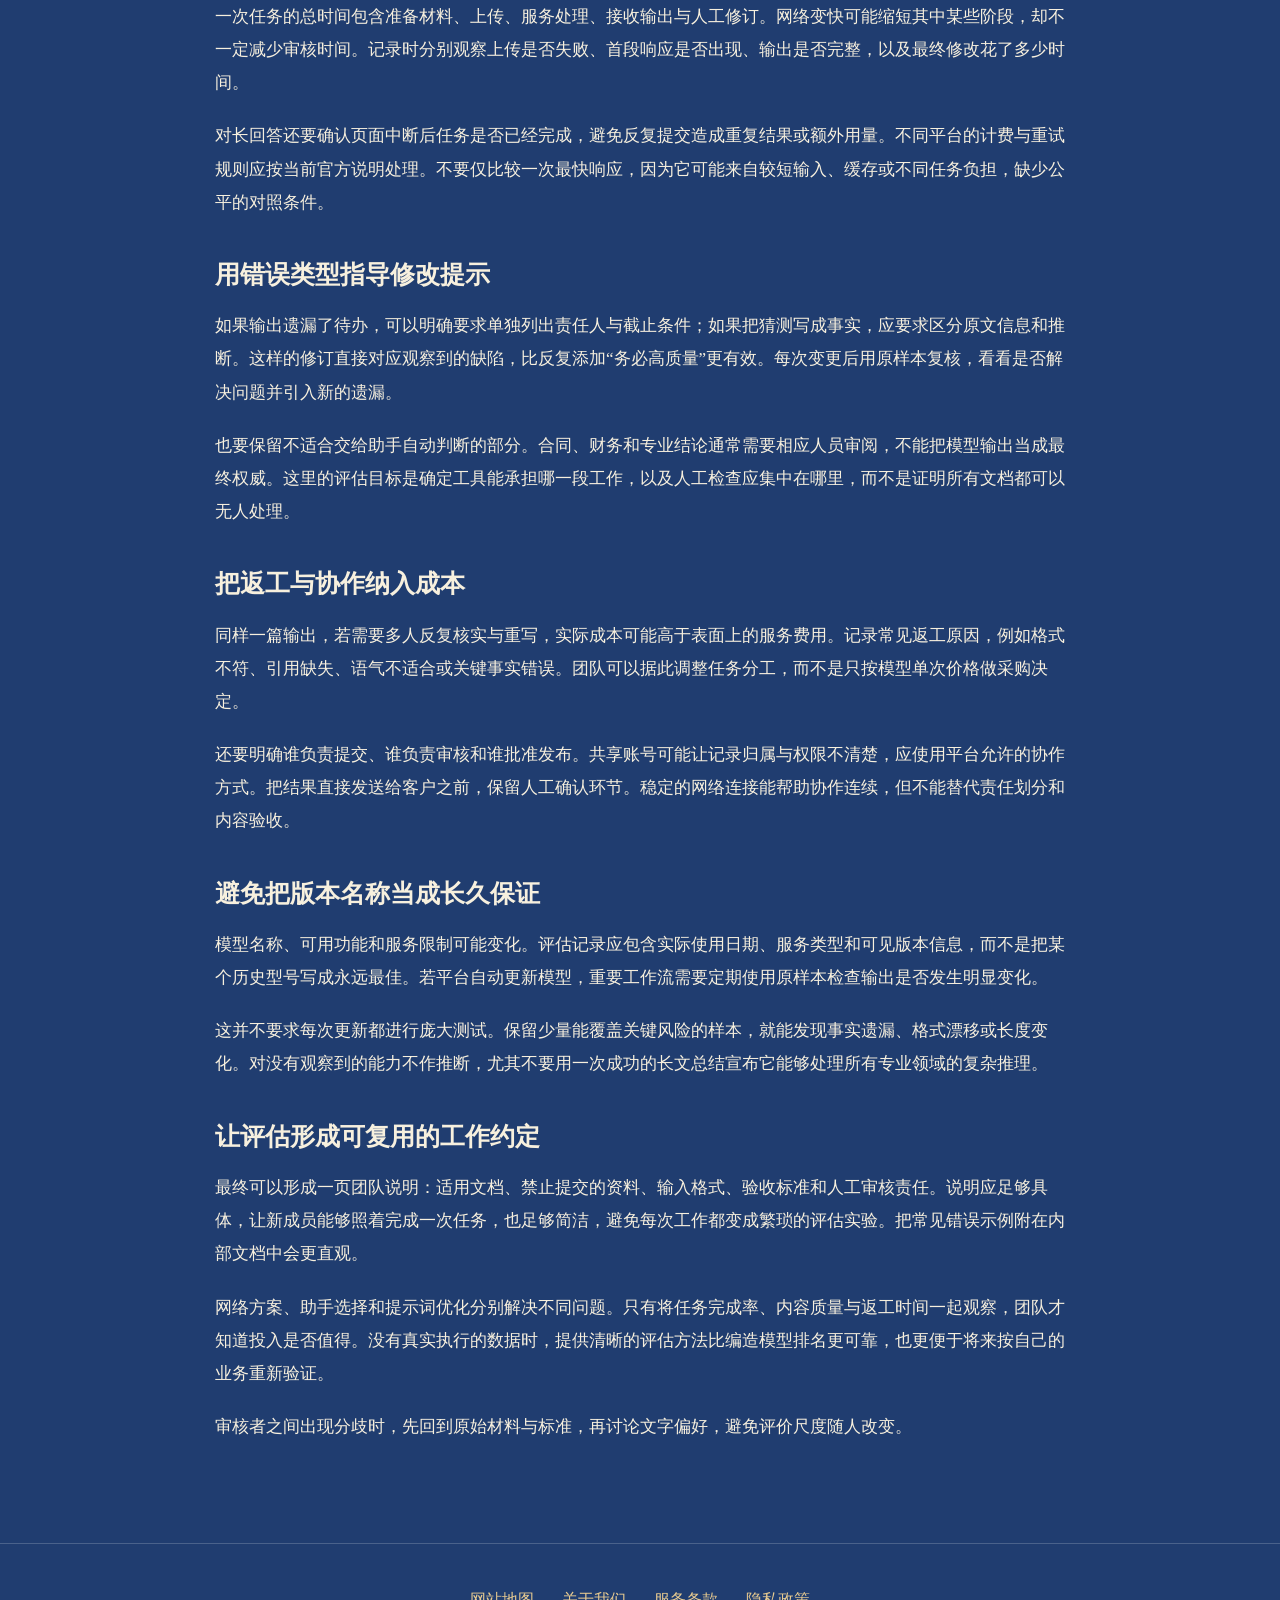
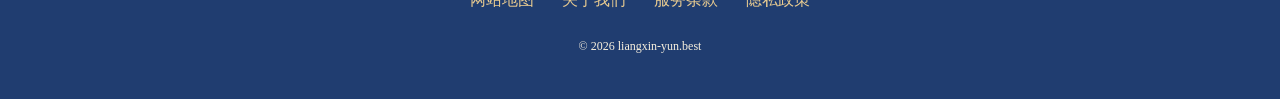
<file: liangxin-claude35-chatgpt4o-deep-reasoning.html>
<!DOCTYPE html>
<html lang="zh-CN"><head><meta charset="UTF-8"><meta name="viewport" content="width=device-width,initial-scale=1"><title>团队使用AI处理长文：把回答质量、等待时间与返工成本分开评估｜良心云</title><meta name="description" content="团队使用AI处理长文：把回答质量、等待时间与返工成本分开评估，用明确的任务、条件与验收记录减少选择误差。"><meta name="keywords" content="良心云,团队使用AI处理长文：把回答质量、等待时间与返工成本分开评估,先定义一份合格交付长什么样,网络使用指南"><link rel="canonical" href="https://liangxin-yun.best/liangxin-claude35-chatgpt4o-deep-reasoning.html"><meta property="og:type" content="article"><meta property="og:title" content="团队使用AI处理长文：把回答质量、等待时间与返工成本分开评估｜良心云"><meta property="og:description" content="团队使用AI处理长文：把回答质量、等待时间与返工成本分开评估，用明确的任务、条件与验收记录减少选择误差。"><meta property="og:url" content="https://liangxin-yun.best/liangxin-claude35-chatgpt4o-deep-reasoning.html"><meta property="og:image" content="https://liangxin-yun.best/share.png"><meta property="og:locale" content="zh_CN"><link rel="icon" href="favicon.svg" type="image/svg+xml"><link rel="stylesheet" href="style.css"><script defer src="menu.js"></script><script type="application/ld+json">{"@context": "https://schema.org", "@type": "Article", "name": "团队使用AI处理长文：把回答质量、等待时间与返工成本分开评估｜良心云", "url": "https://liangxin-yun.best/liangxin-claude35-chatgpt4o-deep-reasoning.html", "description": "团队使用AI处理长文：把回答质量、等待时间与返工成本分开评估，用明确的任务、条件与验收记录减少选择误差。", "inLanguage": "zh-CN", "headline": "团队使用AI处理长文：把回答质量、等待时间与返工成本分开评估｜良心云", "dateModified": "2026-11-14", "image": "https://liangxin-yun.best/share.png"}</script></head><body class="site-9 hero-B review-0 faq-0 nav-1"><header class="site-header"><div class="nav-wrap"><a class="brand" href="index.html"><svg class="brand-mark" viewBox="0 0 48 48" aria-hidden="true"><path d="M24 5L40 14V29L24 43L8 29V14Z M14 24L21 31L34 17" fill="none" stroke="currentColor" stroke-width="2" stroke-linecap="round" stroke-linejoin="round"/></svg><span>良心云</span></a><nav id="site-menu" aria-label="主导航"><a href="index.html">首页</a><a href="index.html#features">核心优势</a><a href="index.html#streaming">流媒体与AI</a><a href="index.html#pricing">价格套餐</a><a href="index.html#testimonials">用户评价</a><a href="index.html#faq">常见问题</a><a href="integrity-bulletin.html">诚信公报</a></nav><div class="nav-actions"><a class="button compact" href="https://ww012.twilightaff.com/#/?code=A56DH1Af" target="_blank" rel="sponsored nofollow noopener">立即选购</a><button type="button" class="menu-toggle" aria-label="切换主导航菜单" aria-controls="site-menu" aria-expanded="false"><span></span><span></span></button></div></div></header><main class="site-main"><article class="article-page"><header><span class="eyebrow">诚信公报 · 更新 2026-11-14</span><h1>团队使用AI处理长文：把回答质量、等待时间与返工成本分开评估</h1><p class="lead">团队使用AI处理长文：把回答质量、等待时间与返工成本分开评估，用明确的任务、条件与验收记录减少选择误差。</p></header><div class="article-body"><h2>先定义一份合格交付长什么样</h2><p>团队用在线助手整理长文时，最常见的误区是把回答越长视为完成度越高。应先确定交付需要哪些事实、哪些格式和哪些可核对依据。例如会议纪要需要区分决定与待办，研究摘要需要保留限制条件，不能只要求“全面专业”却没有判断标准。</p><p>把标准写成可观察条目以后，才适合比较不同模型或服务方案。网络是否稳定，只影响任务能否顺利提交和接收；回答是否准确还需要独立检查。把这两项混在一起，会让线路问题掩盖内容缺陷，也可能把模型错误误判为网络造成。</p><p><a href="https://dajichang.mom/" target="_blank" rel="noopener">团队长文AI任务验收</a>应关注原文支持的事实与最终返工量，而不是只比较回答长度和界面上的响应速度。</p><h2>准备能够代表真实工作的样本</h2><p>样本应覆盖团队经常处理的文档类型和难点，而不是只挑一篇最容易总结的材料。可以包括结构清楚的说明、信息分散的记录和含有相互冲突版本的草稿。使用经授权或脱敏的内容，避免为了评估把客户秘密发送到未经批准的平台。</p><p>每份样本保留人工确认的关键事实和预期输出范围。它不必是一篇唯一正确的范文，但应说明哪些内容必须出现、哪些推断不能做。这样评估者可以按同一标准复核，减少仅凭语言流畅度打分造成的偏差，也便于后续模型更新时重测。</p><h2>长上下文不代表每个细节都被使用</h2><p>平台允许提交较长材料，并不保证输出自动覆盖所有重要信息。文档中的重复、格式混乱和版本冲突，会增加理解与检索难度。提交前可以整理来源、章节和时间关系，说明哪些段落已经废弃，避免让助手在多个版本之间自行猜测。</p><p>若任务需要引用依据，应要求定位到原文的章节或事实，而不是让模型编造来源。人工审核时抽查关键结论与原文对应关系，特别关注数字、否定条件和责任人。没有找到依据的内容应标记为待核实，不能因为语气确定就直接进入正式交付。</p><h2>等待时间要拆成几个阶段</h2><p>一次任务的总时间包含准备材料、上传、服务处理、接收输出与人工修订。网络变快可能缩短其中某些阶段，却不一定减少审核时间。记录时分别观察上传是否失败、首段响应是否出现、输出是否完整，以及最终修改花了多少时间。</p><p>对长回答还要确认页面中断后任务是否已经完成，避免反复提交造成重复结果或额外用量。不同平台的计费与重试规则应按当前官方说明处理。不要仅比较一次最快响应，因为它可能来自较短输入、缓存或不同任务负担，缺少公平的对照条件。</p><h2>用错误类型指导修改提示</h2><p>如果输出遗漏了待办，可以明确要求单独列出责任人与截止条件；如果把猜测写成事实，应要求区分原文信息和推断。这样的修订直接对应观察到的缺陷，比反复添加“务必高质量”更有效。每次变更后用原样本复核，看看是否解决问题并引入新的遗漏。</p><p>也要保留不适合交给助手自动判断的部分。合同、财务和专业结论通常需要相应人员审阅，不能把模型输出当成最终权威。这里的评估目标是确定工具能承担哪一段工作，以及人工检查应集中在哪里，而不是证明所有文档都可以无人处理。</p><h2>把返工与协作纳入成本</h2><p>同样一篇输出，若需要多人反复核实与重写，实际成本可能高于表面上的服务费用。记录常见返工原因，例如格式不符、引用缺失、语气不适合或关键事实错误。团队可以据此调整任务分工，而不是只按模型单次价格做采购决定。</p><p>还要明确谁负责提交、谁负责审核和谁批准发布。共享账号可能让记录归属与权限不清楚，应使用平台允许的协作方式。把结果直接发送给客户之前，保留人工确认环节。稳定的网络连接能帮助协作连续，但不能替代责任划分和内容验收。</p><h2>避免把版本名称当成长久保证</h2><p>模型名称、可用功能和服务限制可能变化。评估记录应包含实际使用日期、服务类型和可见版本信息，而不是把某个历史型号写成永远最佳。若平台自动更新模型，重要工作流需要定期使用原样本检查输出是否发生明显变化。</p><p>这并不要求每次更新都进行庞大测试。保留少量能覆盖关键风险的样本，就能发现事实遗漏、格式漂移或长度变化。对没有观察到的能力不作推断，尤其不要用一次成功的长文总结宣布它能够处理所有专业领域的复杂推理。</p><h2>让评估形成可复用的工作约定</h2><p>最终可以形成一页团队说明：适用文档、禁止提交的资料、输入格式、验收标准和人工审核责任。说明应足够具体，让新成员能够照着完成一次任务，也足够简洁，避免每次工作都变成繁琐的评估实验。把常见错误示例附在内部文档中会更直观。</p><p>网络方案、助手选择和提示词优化分别解决不同问题。只有将任务完成率、内容质量与返工时间一起观察，团队才知道投入是否值得。没有真实执行的数据时，提供清晰的评估方法比编造模型排名更可靠，也更便于将来按自己的业务重新验证。</p><p>审核者之间出现分歧时，先回到原始材料与标准，再讨论文字偏好，避免评价尺度随人改变。</p></div></article></main><footer class="site-footer"><nav aria-label="页脚导航"><a href="sitemap.html">网站地图</a><a href="about.html">关于我们</a><a href="terms.html">服务条款</a><a href="privacy.html">隐私政策</a></nav><p>© 2026 liangxin-yun.best</p></footer></body></html>
</file>
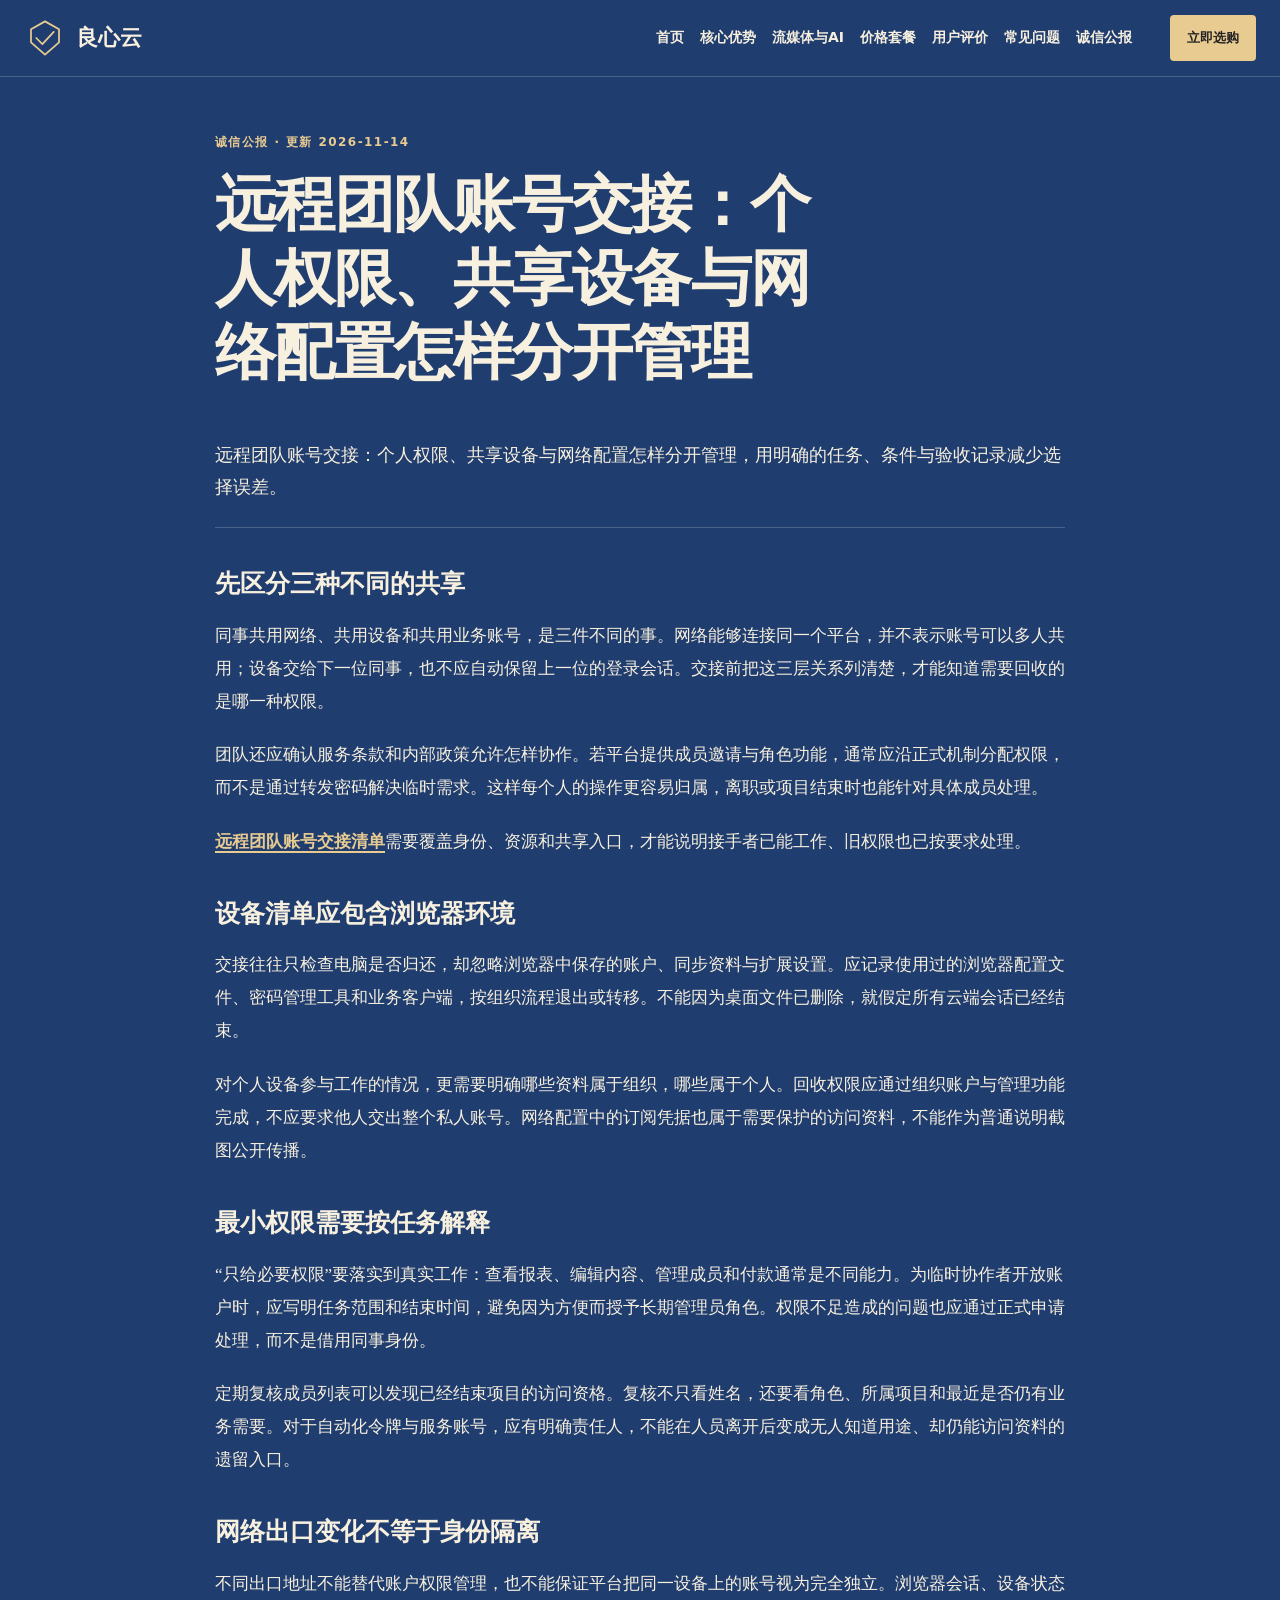
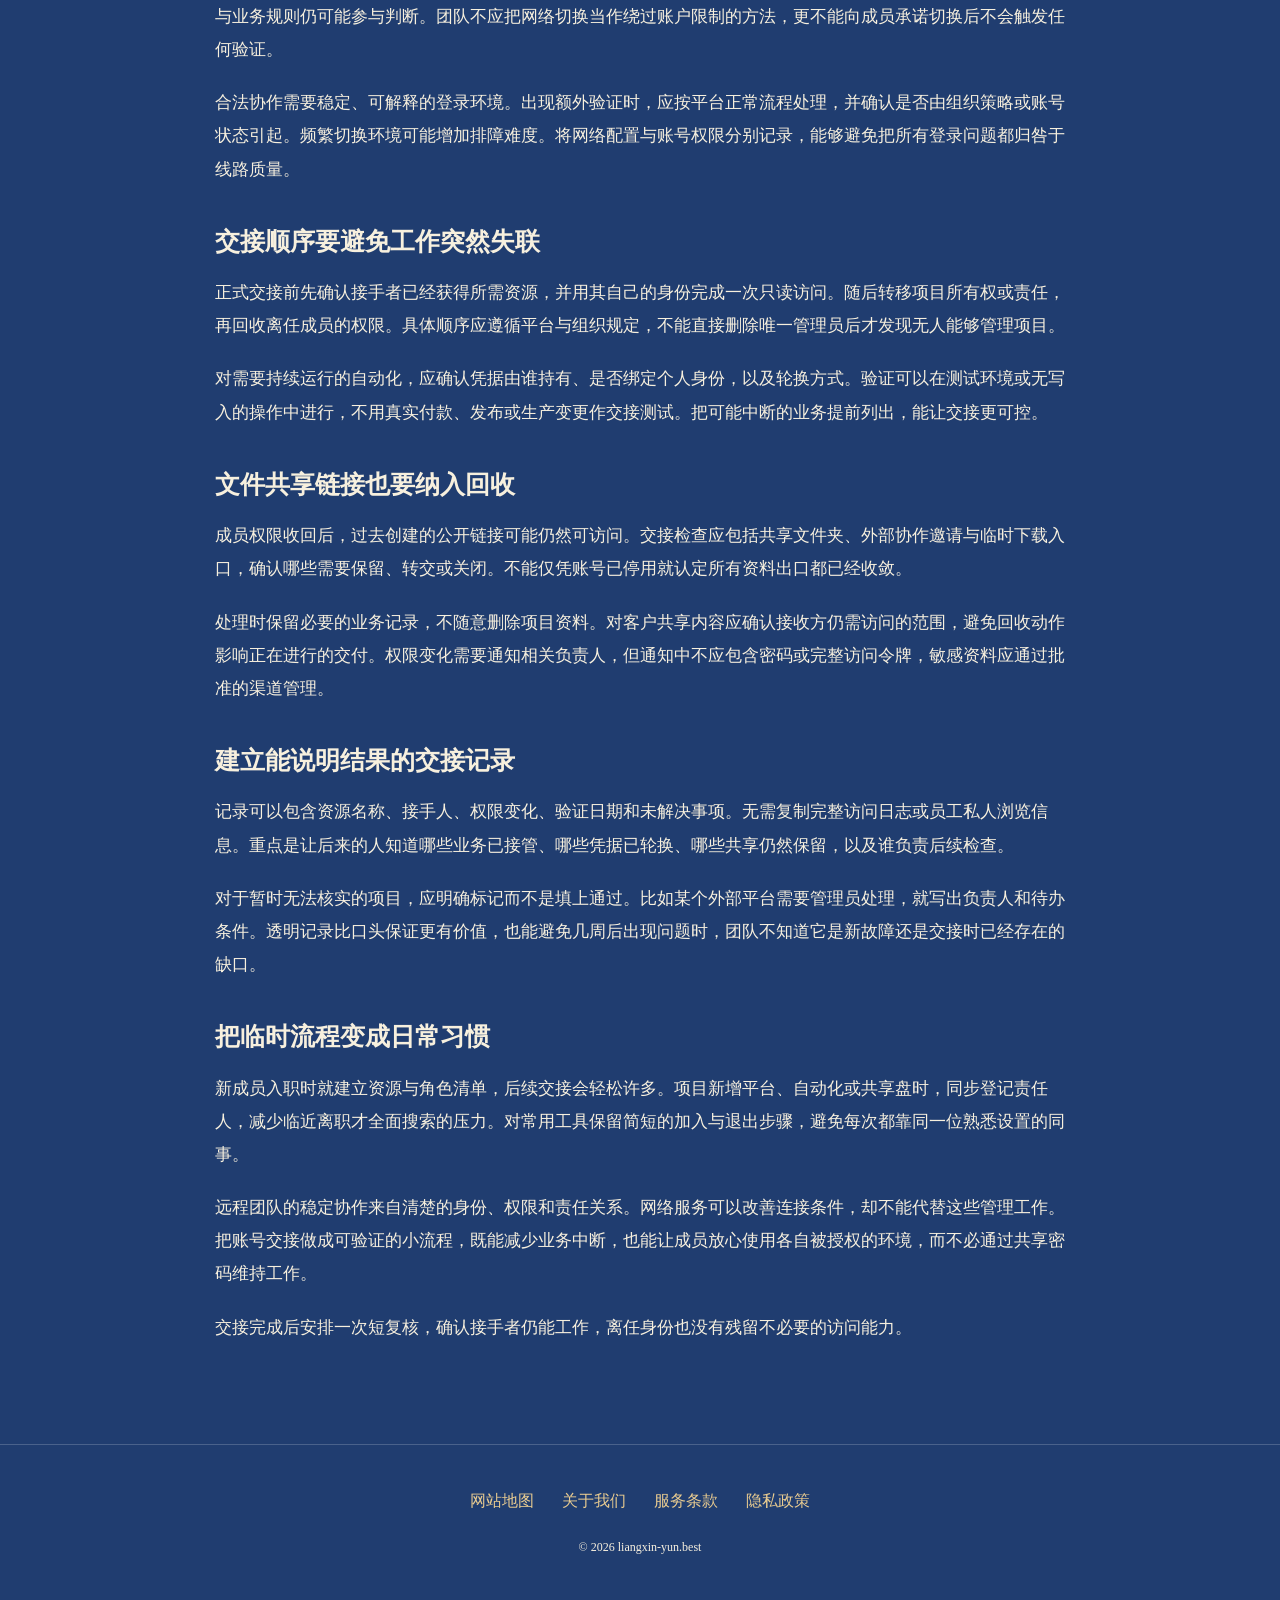
<file: liangxin-cross-border-team-account-isolation.html>
<!DOCTYPE html>
<html lang="zh-CN"><head><meta charset="UTF-8"><meta name="viewport" content="width=device-width,initial-scale=1"><title>远程团队账号交接：个人权限、共享设备与网络配置怎样分开管理｜良心云</title><meta name="description" content="远程团队账号交接：个人权限、共享设备与网络配置怎样分开管理，用明确的任务、条件与验收记录减少选择误差。"><meta name="keywords" content="良心云,远程团队账号交接：个人权限、共享设备与网络配置怎样分开管理,先区分三种不同的共享,网络使用指南"><link rel="canonical" href="https://liangxin-yun.best/liangxin-cross-border-team-account-isolation.html"><meta property="og:type" content="article"><meta property="og:title" content="远程团队账号交接：个人权限、共享设备与网络配置怎样分开管理｜良心云"><meta property="og:description" content="远程团队账号交接：个人权限、共享设备与网络配置怎样分开管理，用明确的任务、条件与验收记录减少选择误差。"><meta property="og:url" content="https://liangxin-yun.best/liangxin-cross-border-team-account-isolation.html"><meta property="og:image" content="https://liangxin-yun.best/share.png"><meta property="og:locale" content="zh_CN"><link rel="icon" href="favicon.svg" type="image/svg+xml"><link rel="stylesheet" href="style.css"><script defer src="menu.js"></script><script type="application/ld+json">{"@context": "https://schema.org", "@type": "Article", "name": "远程团队账号交接：个人权限、共享设备与网络配置怎样分开管理｜良心云", "url": "https://liangxin-yun.best/liangxin-cross-border-team-account-isolation.html", "description": "远程团队账号交接：个人权限、共享设备与网络配置怎样分开管理，用明确的任务、条件与验收记录减少选择误差。", "inLanguage": "zh-CN", "headline": "远程团队账号交接：个人权限、共享设备与网络配置怎样分开管理｜良心云", "dateModified": "2026-11-14", "image": "https://liangxin-yun.best/share.png"}</script></head><body class="site-9 hero-B review-0 faq-0 nav-1"><header class="site-header"><div class="nav-wrap"><a class="brand" href="index.html"><svg class="brand-mark" viewBox="0 0 48 48" aria-hidden="true"><path d="M24 5L40 14V29L24 43L8 29V14Z M14 24L21 31L34 17" fill="none" stroke="currentColor" stroke-width="2" stroke-linecap="round" stroke-linejoin="round"/></svg><span>良心云</span></a><nav id="site-menu" aria-label="主导航"><a href="index.html">首页</a><a href="index.html#features">核心优势</a><a href="index.html#streaming">流媒体与AI</a><a href="index.html#pricing">价格套餐</a><a href="index.html#testimonials">用户评价</a><a href="index.html#faq">常见问题</a><a href="integrity-bulletin.html">诚信公报</a></nav><div class="nav-actions"><a class="button compact" href="https://ww012.twilightaff.com/#/?code=A56DH1Af" target="_blank" rel="sponsored nofollow noopener">立即选购</a><button type="button" class="menu-toggle" aria-label="切换主导航菜单" aria-controls="site-menu" aria-expanded="false"><span></span><span></span></button></div></div></header><main class="site-main"><article class="article-page"><header><span class="eyebrow">诚信公报 · 更新 2026-11-14</span><h1>远程团队账号交接：个人权限、共享设备与网络配置怎样分开管理</h1><p class="lead">远程团队账号交接：个人权限、共享设备与网络配置怎样分开管理，用明确的任务、条件与验收记录减少选择误差。</p></header><div class="article-body"><h2>先区分三种不同的共享</h2><p>同事共用网络、共用设备和共用业务账号，是三件不同的事。网络能够连接同一个平台，并不表示账号可以多人共用；设备交给下一位同事，也不应自动保留上一位的登录会话。交接前把这三层关系列清楚，才能知道需要回收的是哪一种权限。</p><p>团队还应确认服务条款和内部政策允许怎样协作。若平台提供成员邀请与角色功能，通常应沿正式机制分配权限，而不是通过转发密码解决临时需求。这样每个人的操作更容易归属，离职或项目结束时也能针对具体成员处理。</p><p><a href="https://dajichang.mom/" target="_blank" rel="noopener">远程团队账号交接清单</a>需要覆盖身份、资源和共享入口，才能说明接手者已能工作、旧权限也已按要求处理。</p><h2>设备清单应包含浏览器环境</h2><p>交接往往只检查电脑是否归还，却忽略浏览器中保存的账户、同步资料与扩展设置。应记录使用过的浏览器配置文件、密码管理工具和业务客户端，按组织流程退出或转移。不能因为桌面文件已删除，就假定所有云端会话已经结束。</p><p>对个人设备参与工作的情况，更需要明确哪些资料属于组织，哪些属于个人。回收权限应通过组织账户与管理功能完成，不应要求他人交出整个私人账号。网络配置中的订阅凭据也属于需要保护的访问资料，不能作为普通说明截图公开传播。</p><h2>最小权限需要按任务解释</h2><p>“只给必要权限”要落实到真实工作：查看报表、编辑内容、管理成员和付款通常是不同能力。为临时协作者开放账户时，应写明任务范围和结束时间，避免因为方便而授予长期管理员角色。权限不足造成的问题也应通过正式申请处理，而不是借用同事身份。</p><p>定期复核成员列表可以发现已经结束项目的访问资格。复核不只看姓名，还要看角色、所属项目和最近是否仍有业务需要。对于自动化令牌与服务账号，应有明确责任人，不能在人员离开后变成无人知道用途、却仍能访问资料的遗留入口。</p><h2>网络出口变化不等于身份隔离</h2><p>不同出口地址不能替代账户权限管理，也不能保证平台把同一设备上的账号视为完全独立。浏览器会话、设备状态与业务规则仍可能参与判断。团队不应把网络切换当作绕过账户限制的方法，更不能向成员承诺切换后不会触发任何验证。</p><p>合法协作需要稳定、可解释的登录环境。出现额外验证时，应按平台正常流程处理，并确认是否由组织策略或账号状态引起。频繁切换环境可能增加排障难度。将网络配置与账号权限分别记录，能够避免把所有登录问题都归咎于线路质量。</p><h2>交接顺序要避免工作突然失联</h2><p>正式交接前先确认接手者已经获得所需资源，并用其自己的身份完成一次只读访问。随后转移项目所有权或责任，再回收离任成员的权限。具体顺序应遵循平台与组织规定，不能直接删除唯一管理员后才发现无人能够管理项目。</p><p>对需要持续运行的自动化，应确认凭据由谁持有、是否绑定个人身份，以及轮换方式。验证可以在测试环境或无写入的操作中进行，不用真实付款、发布或生产变更作交接测试。把可能中断的业务提前列出，能让交接更可控。</p><h2>文件共享链接也要纳入回收</h2><p>成员权限收回后，过去创建的公开链接可能仍然可访问。交接检查应包括共享文件夹、外部协作邀请与临时下载入口，确认哪些需要保留、转交或关闭。不能仅凭账号已停用就认定所有资料出口都已经收敛。</p><p>处理时保留必要的业务记录，不随意删除项目资料。对客户共享内容应确认接收方仍需访问的范围，避免回收动作影响正在进行的交付。权限变化需要通知相关负责人，但通知中不应包含密码或完整访问令牌，敏感资料应通过批准的渠道管理。</p><h2>建立能说明结果的交接记录</h2><p>记录可以包含资源名称、接手人、权限变化、验证日期和未解决事项。无需复制完整访问日志或员工私人浏览信息。重点是让后来的人知道哪些业务已接管、哪些凭据已轮换、哪些共享仍然保留，以及谁负责后续检查。</p><p>对于暂时无法核实的项目，应明确标记而不是填上通过。比如某个外部平台需要管理员处理，就写出负责人和待办条件。透明记录比口头保证更有价值，也能避免几周后出现问题时，团队不知道它是新故障还是交接时已经存在的缺口。</p><h2>把临时流程变成日常习惯</h2><p>新成员入职时就建立资源与角色清单，后续交接会轻松许多。项目新增平台、自动化或共享盘时，同步登记责任人，减少临近离职才全面搜索的压力。对常用工具保留简短的加入与退出步骤，避免每次都靠同一位熟悉设置的同事。</p><p>远程团队的稳定协作来自清楚的身份、权限和责任关系。网络服务可以改善连接条件，却不能代替这些管理工作。把账号交接做成可验证的小流程，既能减少业务中断，也能让成员放心使用各自被授权的环境，而不必通过共享密码维持工作。</p><p>交接完成后安排一次短复核，确认接手者仍能工作，离任身份也没有残留不必要的访问能力。</p></div></article></main><footer class="site-footer"><nav aria-label="页脚导航"><a href="sitemap.html">网站地图</a><a href="about.html">关于我们</a><a href="terms.html">服务条款</a><a href="privacy.html">隐私政策</a></nav><p>© 2026 liangxin-yun.best</p></footer></body></html>
</file>
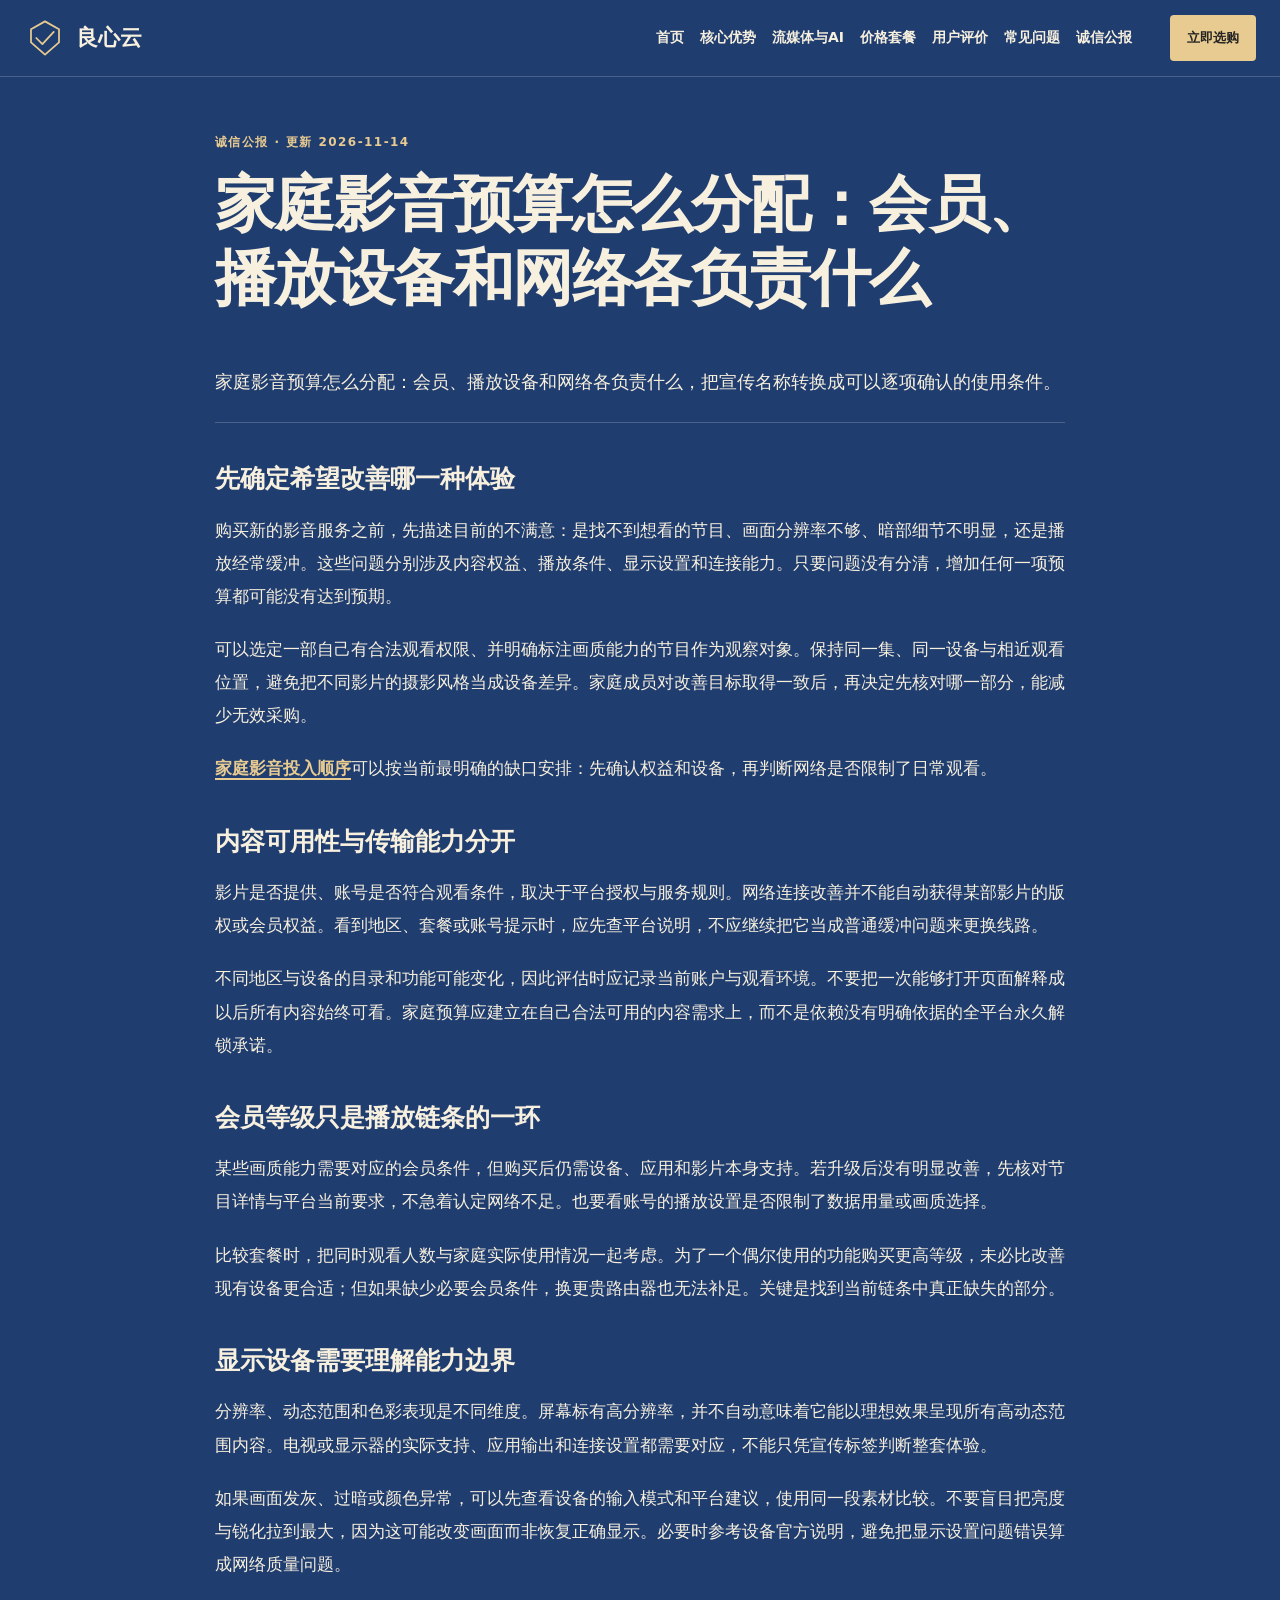
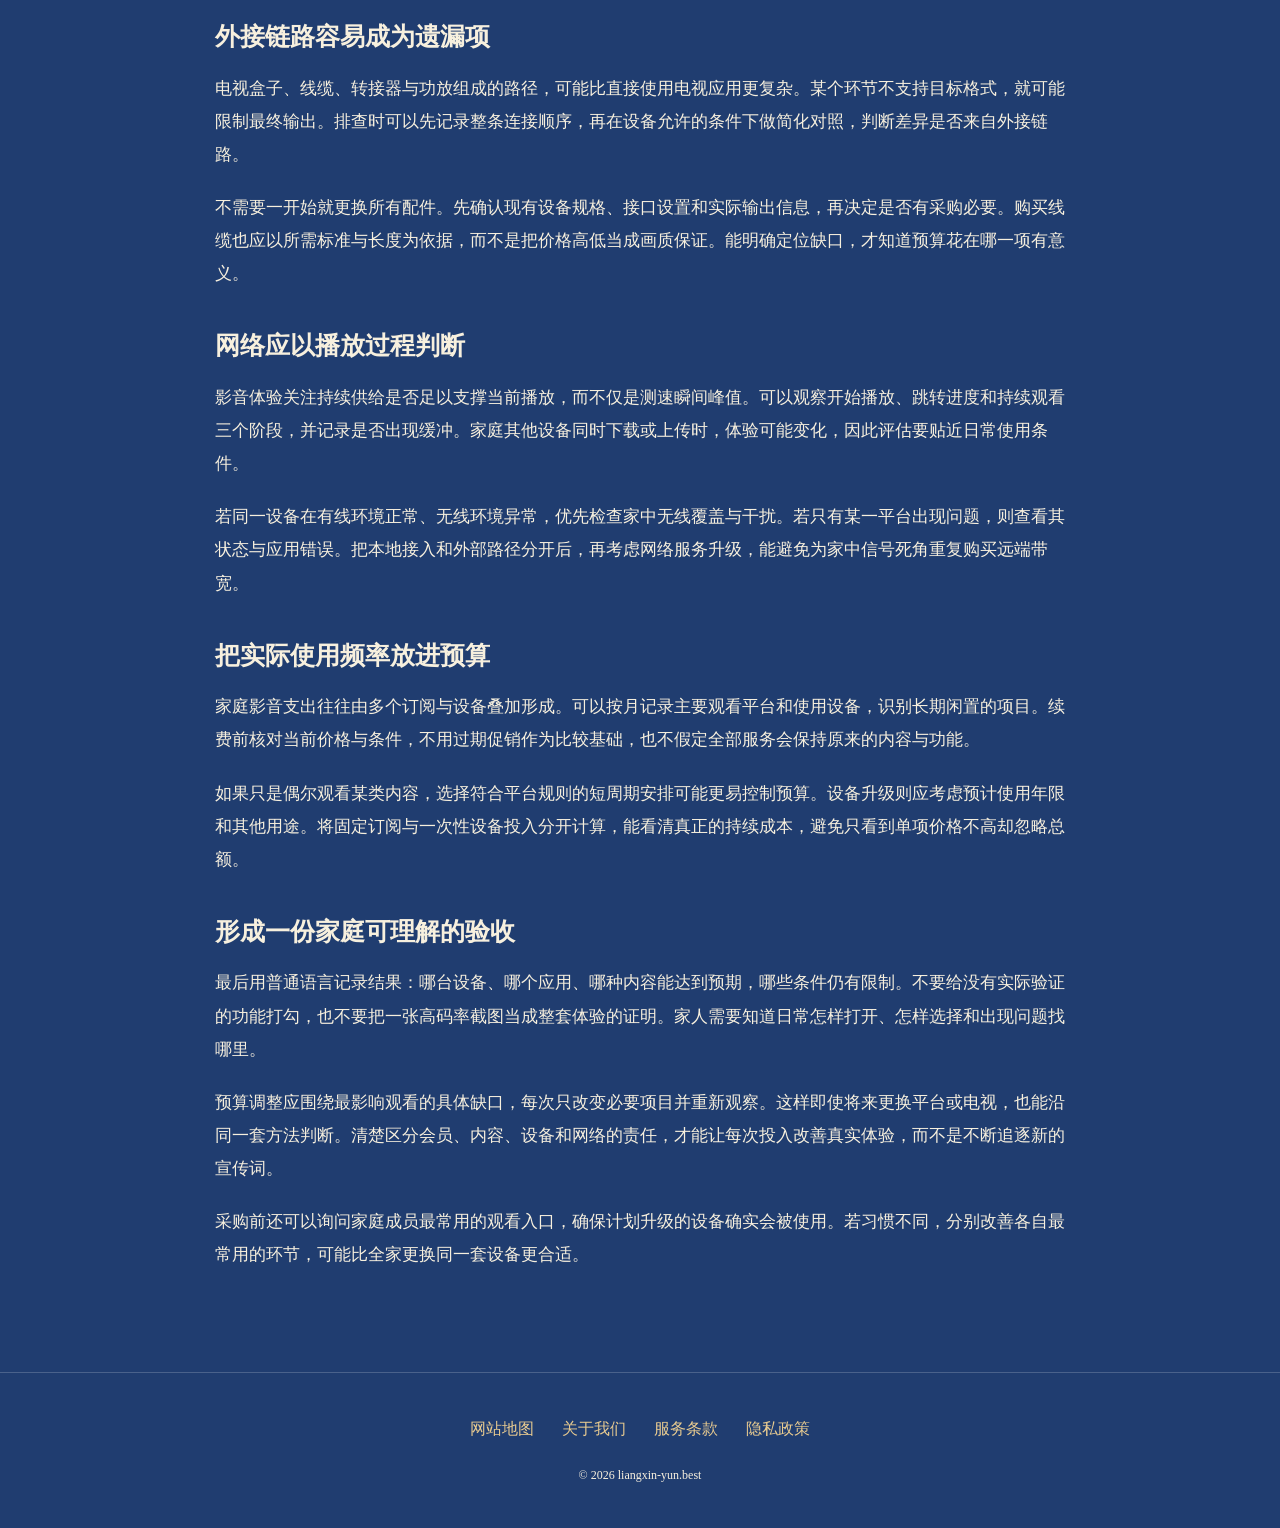
<file: liangxin-netflix-disney-hdr-unblocking.html>
<!DOCTYPE html>
<html lang="zh-CN"><head><meta charset="UTF-8"><meta name="viewport" content="width=device-width,initial-scale=1"><title>家庭影音预算怎么分配：会员、播放设备和网络各负责什么｜良心云</title><meta name="description" content="家庭影音预算怎么分配：会员、播放设备和网络各负责什么，把宣传名称转换成可以逐项确认的使用条件。"><meta name="keywords" content="良心云,家庭影音预算怎么分配：会员、播放设备和网络各负责什么,先确定希望改善哪一种体验,网络使用指南"><link rel="canonical" href="https://liangxin-yun.best/liangxin-netflix-disney-hdr-unblocking.html"><meta property="og:type" content="article"><meta property="og:title" content="家庭影音预算怎么分配：会员、播放设备和网络各负责什么｜良心云"><meta property="og:description" content="家庭影音预算怎么分配：会员、播放设备和网络各负责什么，把宣传名称转换成可以逐项确认的使用条件。"><meta property="og:url" content="https://liangxin-yun.best/liangxin-netflix-disney-hdr-unblocking.html"><meta property="og:image" content="https://liangxin-yun.best/share.png"><meta property="og:locale" content="zh_CN"><link rel="icon" href="favicon.svg" type="image/svg+xml"><link rel="stylesheet" href="style.css"><script defer src="menu.js"></script><script type="application/ld+json">{"@context": "https://schema.org", "@type": "Article", "name": "家庭影音预算怎么分配：会员、播放设备和网络各负责什么｜良心云", "url": "https://liangxin-yun.best/liangxin-netflix-disney-hdr-unblocking.html", "description": "家庭影音预算怎么分配：会员、播放设备和网络各负责什么，把宣传名称转换成可以逐项确认的使用条件。", "inLanguage": "zh-CN", "headline": "家庭影音预算怎么分配：会员、播放设备和网络各负责什么｜良心云", "dateModified": "2026-11-14", "image": "https://liangxin-yun.best/share.png"}</script></head><body class="site-9 hero-B review-0 faq-0 nav-1"><header class="site-header"><div class="nav-wrap"><a class="brand" href="index.html"><svg class="brand-mark" viewBox="0 0 48 48" aria-hidden="true"><path d="M24 5L40 14V29L24 43L8 29V14Z M14 24L21 31L34 17" fill="none" stroke="currentColor" stroke-width="2" stroke-linecap="round" stroke-linejoin="round"/></svg><span>良心云</span></a><nav id="site-menu" aria-label="主导航"><a href="index.html">首页</a><a href="index.html#features">核心优势</a><a href="index.html#streaming">流媒体与AI</a><a href="index.html#pricing">价格套餐</a><a href="index.html#testimonials">用户评价</a><a href="index.html#faq">常见问题</a><a href="integrity-bulletin.html">诚信公报</a></nav><div class="nav-actions"><a class="button compact" href="https://ww012.twilightaff.com/#/?code=A56DH1Af" target="_blank" rel="sponsored nofollow noopener">立即选购</a><button type="button" class="menu-toggle" aria-label="切换主导航菜单" aria-controls="site-menu" aria-expanded="false"><span></span><span></span></button></div></div></header><main class="site-main"><article class="article-page"><header><span class="eyebrow">诚信公报 · 更新 2026-11-14</span><h1>家庭影音预算怎么分配：会员、播放设备和网络各负责什么</h1><p class="lead">家庭影音预算怎么分配：会员、播放设备和网络各负责什么，把宣传名称转换成可以逐项确认的使用条件。</p></header><div class="article-body"><h2>先确定希望改善哪一种体验</h2><p>购买新的影音服务之前，先描述目前的不满意：是找不到想看的节目、画面分辨率不够、暗部细节不明显，还是播放经常缓冲。这些问题分别涉及内容权益、播放条件、显示设置和连接能力。只要问题没有分清，增加任何一项预算都可能没有达到预期。</p><p>可以选定一部自己有合法观看权限、并明确标注画质能力的节目作为观察对象。保持同一集、同一设备与相近观看位置，避免把不同影片的摄影风格当成设备差异。家庭成员对改善目标取得一致后，再决定先核对哪一部分，能减少无效采购。</p><p><a href="https://dajichang.mom/" target="_blank" rel="noopener">家庭影音投入顺序</a>可以按当前最明确的缺口安排：先确认权益和设备，再判断网络是否限制了日常观看。</p><h2>内容可用性与传输能力分开</h2><p>影片是否提供、账号是否符合观看条件，取决于平台授权与服务规则。网络连接改善并不能自动获得某部影片的版权或会员权益。看到地区、套餐或账号提示时，应先查平台说明，不应继续把它当成普通缓冲问题来更换线路。</p><p>不同地区与设备的目录和功能可能变化，因此评估时应记录当前账户与观看环境。不要把一次能够打开页面解释成以后所有内容始终可看。家庭预算应建立在自己合法可用的内容需求上，而不是依赖没有明确依据的全平台永久解锁承诺。</p><h2>会员等级只是播放链条的一环</h2><p>某些画质能力需要对应的会员条件，但购买后仍需设备、应用和影片本身支持。若升级后没有明显改善，先核对节目详情与平台当前要求，不急着认定网络不足。也要看账号的播放设置是否限制了数据用量或画质选择。</p><p>比较套餐时，把同时观看人数与家庭实际使用情况一起考虑。为了一个偶尔使用的功能购买更高等级，未必比改善现有设备更合适；但如果缺少必要会员条件，换更贵路由器也无法补足。关键是找到当前链条中真正缺失的部分。</p><h2>显示设备需要理解能力边界</h2><p>分辨率、动态范围和色彩表现是不同维度。屏幕标有高分辨率，并不自动意味着它能以理想效果呈现所有高动态范围内容。电视或显示器的实际支持、应用输出和连接设置都需要对应，不能只凭宣传标签判断整套体验。</p><p>如果画面发灰、过暗或颜色异常，可以先查看设备的输入模式和平台建议，使用同一段素材比较。不要盲目把亮度与锐化拉到最大，因为这可能改变画面而非恢复正确显示。必要时参考设备官方说明，避免把显示设置问题错误算成网络质量问题。</p><h2>外接链路容易成为遗漏项</h2><p>电视盒子、线缆、转接器与功放组成的路径，可能比直接使用电视应用更复杂。某个环节不支持目标格式，就可能限制最终输出。排查时可以先记录整条连接顺序，再在设备允许的条件下做简化对照，判断差异是否来自外接链路。</p><p>不需要一开始就更换所有配件。先确认现有设备规格、接口设置和实际输出信息，再决定是否有采购必要。购买线缆也应以所需标准与长度为依据，而不是把价格高低当成画质保证。能明确定位缺口，才知道预算花在哪一项有意义。</p><h2>网络应以播放过程判断</h2><p>影音体验关注持续供给是否足以支撑当前播放，而不仅是测速瞬间峰值。可以观察开始播放、跳转进度和持续观看三个阶段，并记录是否出现缓冲。家庭其他设备同时下载或上传时，体验可能变化，因此评估要贴近日常使用条件。</p><p>若同一设备在有线环境正常、无线环境异常，优先检查家中无线覆盖与干扰。若只有某一平台出现问题，则查看其状态与应用错误。把本地接入和外部路径分开后，再考虑网络服务升级，能避免为家中信号死角重复购买远端带宽。</p><h2>把实际使用频率放进预算</h2><p>家庭影音支出往往由多个订阅与设备叠加形成。可以按月记录主要观看平台和使用设备，识别长期闲置的项目。续费前核对当前价格与条件，不用过期促销作为比较基础，也不假定全部服务会保持原来的内容与功能。</p><p>如果只是偶尔观看某类内容，选择符合平台规则的短周期安排可能更易控制预算。设备升级则应考虑预计使用年限和其他用途。将固定订阅与一次性设备投入分开计算，能看清真正的持续成本，避免只看到单项价格不高却忽略总额。</p><h2>形成一份家庭可理解的验收</h2><p>最后用普通语言记录结果：哪台设备、哪个应用、哪种内容能达到预期，哪些条件仍有限制。不要给没有实际验证的功能打勾，也不要把一张高码率截图当成整套体验的证明。家人需要知道日常怎样打开、怎样选择和出现问题找哪里。</p><p>预算调整应围绕最影响观看的具体缺口，每次只改变必要项目并重新观察。这样即使将来更换平台或电视，也能沿同一套方法判断。清楚区分会员、内容、设备和网络的责任，才能让每次投入改善真实体验，而不是不断追逐新的宣传词。</p><p>采购前还可以询问家庭成员最常用的观看入口，确保计划升级的设备确实会被使用。若习惯不同，分别改善各自最常用的环节，可能比全家更换同一套设备更合适。</p></div></article></main><footer class="site-footer"><nav aria-label="页脚导航"><a href="sitemap.html">网站地图</a><a href="about.html">关于我们</a><a href="terms.html">服务条款</a><a href="privacy.html">隐私政策</a></nav><p>© 2026 liangxin-yun.best</p></footer></body></html>
</file>
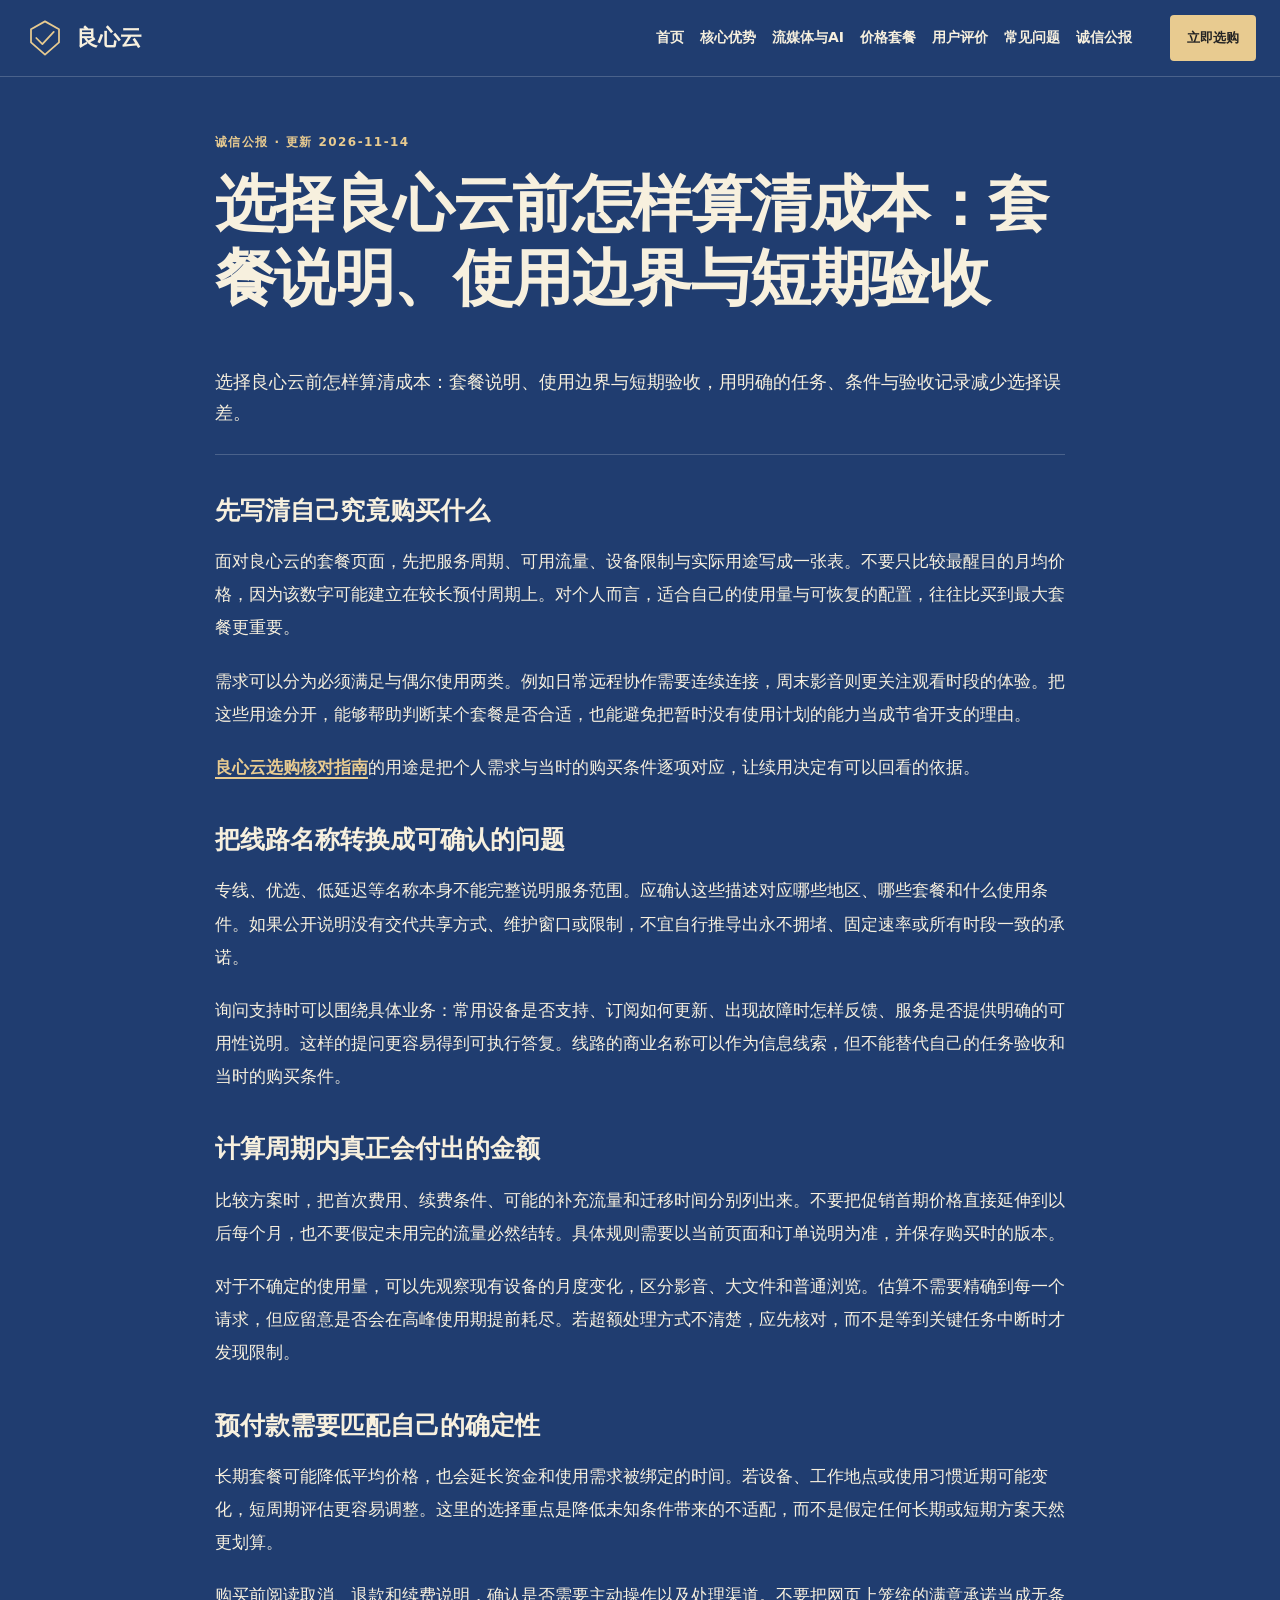
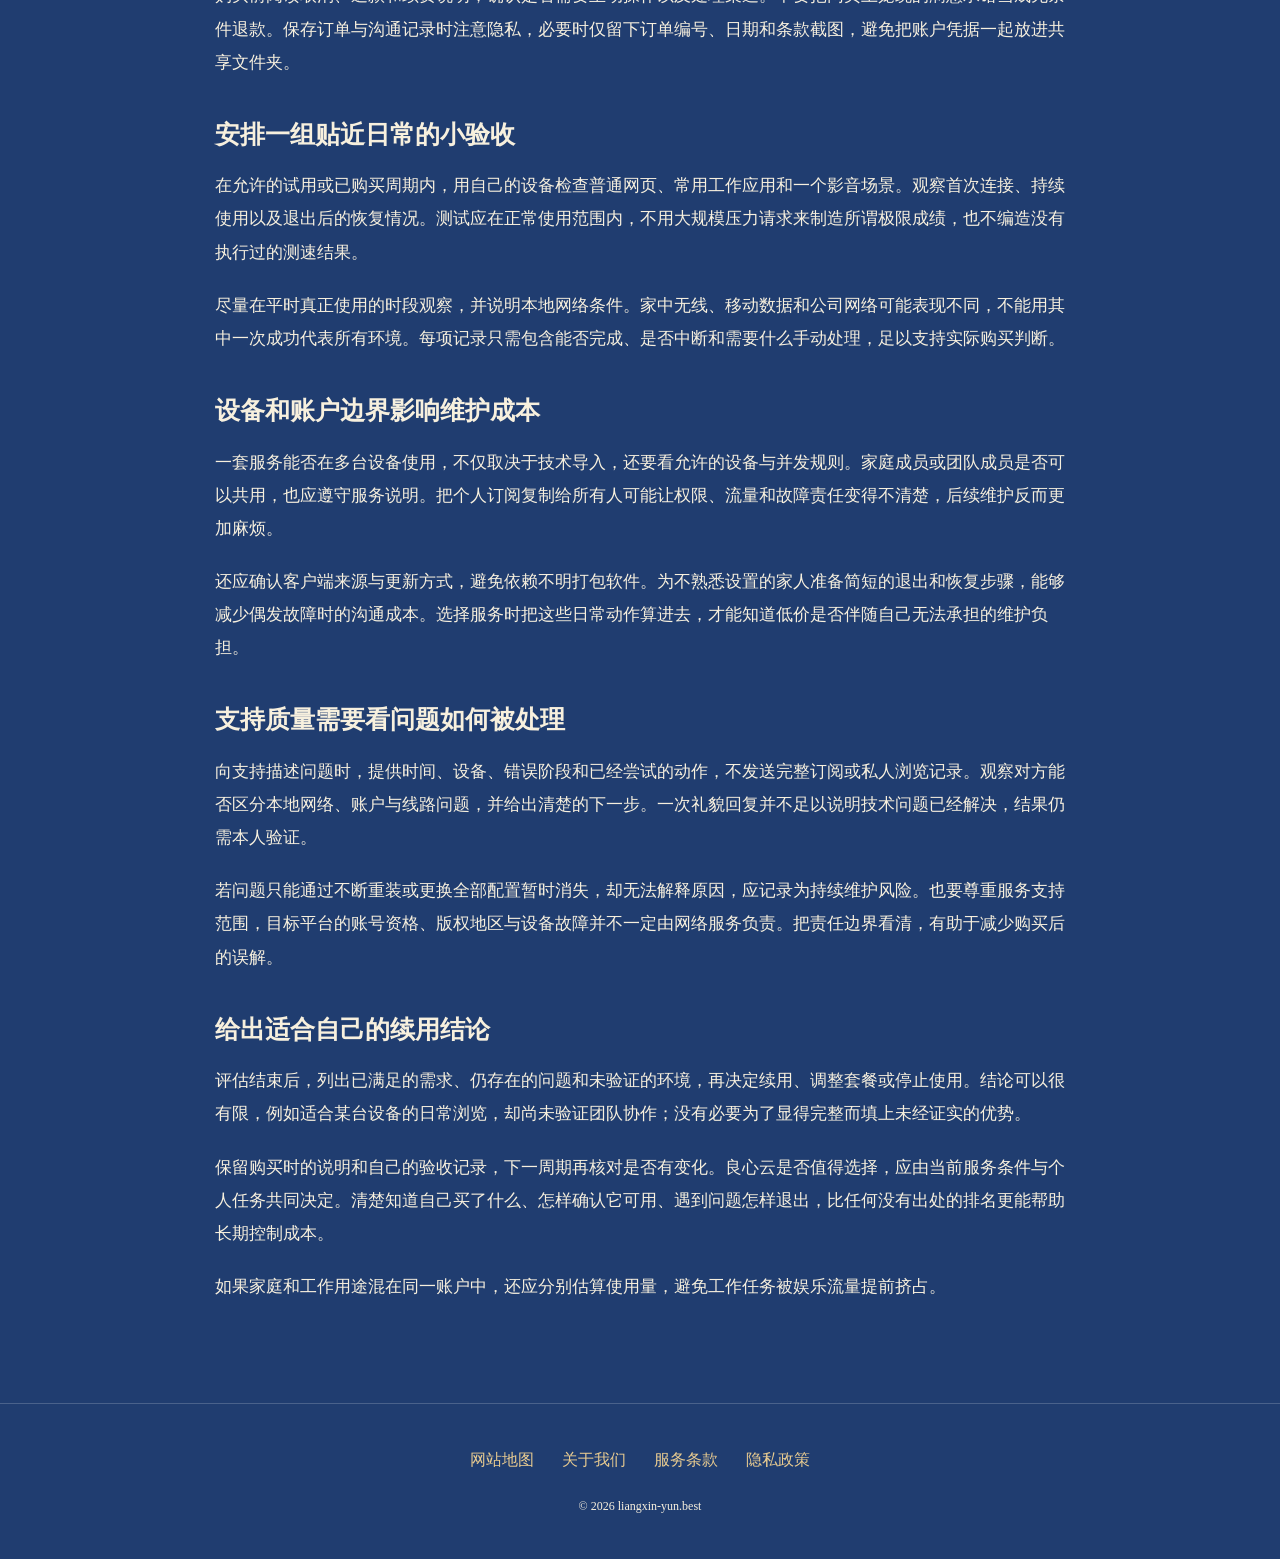
<file: liangxin-physical-iepl-zero-overselling.html>
<!DOCTYPE html>
<html lang="zh-CN"><head><meta charset="UTF-8"><meta name="viewport" content="width=device-width,initial-scale=1"><title>选择良心云前怎样算清成本：套餐说明、使用边界与短期验收｜良心云</title><meta name="description" content="选择良心云前怎样算清成本：套餐说明、使用边界与短期验收，用明确的任务、条件与验收记录减少选择误差。"><meta name="keywords" content="良心云,选择良心云前怎样算清成本：套餐说明、使用边界与短期验收,先写清自己究竟购买什么,网络使用指南"><link rel="canonical" href="https://liangxin-yun.best/liangxin-physical-iepl-zero-overselling.html"><meta property="og:type" content="article"><meta property="og:title" content="选择良心云前怎样算清成本：套餐说明、使用边界与短期验收｜良心云"><meta property="og:description" content="选择良心云前怎样算清成本：套餐说明、使用边界与短期验收，用明确的任务、条件与验收记录减少选择误差。"><meta property="og:url" content="https://liangxin-yun.best/liangxin-physical-iepl-zero-overselling.html"><meta property="og:image" content="https://liangxin-yun.best/share.png"><meta property="og:locale" content="zh_CN"><link rel="icon" href="favicon.svg" type="image/svg+xml"><link rel="stylesheet" href="style.css"><script defer src="menu.js"></script><script type="application/ld+json">{"@context": "https://schema.org", "@type": "Article", "name": "选择良心云前怎样算清成本：套餐说明、使用边界与短期验收｜良心云", "url": "https://liangxin-yun.best/liangxin-physical-iepl-zero-overselling.html", "description": "选择良心云前怎样算清成本：套餐说明、使用边界与短期验收，用明确的任务、条件与验收记录减少选择误差。", "inLanguage": "zh-CN", "headline": "选择良心云前怎样算清成本：套餐说明、使用边界与短期验收｜良心云", "dateModified": "2026-11-14", "image": "https://liangxin-yun.best/share.png"}</script></head><body class="site-9 hero-B review-0 faq-0 nav-1"><header class="site-header"><div class="nav-wrap"><a class="brand" href="index.html"><svg class="brand-mark" viewBox="0 0 48 48" aria-hidden="true"><path d="M24 5L40 14V29L24 43L8 29V14Z M14 24L21 31L34 17" fill="none" stroke="currentColor" stroke-width="2" stroke-linecap="round" stroke-linejoin="round"/></svg><span>良心云</span></a><nav id="site-menu" aria-label="主导航"><a href="index.html">首页</a><a href="index.html#features">核心优势</a><a href="index.html#streaming">流媒体与AI</a><a href="index.html#pricing">价格套餐</a><a href="index.html#testimonials">用户评价</a><a href="index.html#faq">常见问题</a><a href="integrity-bulletin.html">诚信公报</a></nav><div class="nav-actions"><a class="button compact" href="https://ww012.twilightaff.com/#/?code=A56DH1Af" target="_blank" rel="sponsored nofollow noopener">立即选购</a><button type="button" class="menu-toggle" aria-label="切换主导航菜单" aria-controls="site-menu" aria-expanded="false"><span></span><span></span></button></div></div></header><main class="site-main"><article class="article-page"><header><span class="eyebrow">诚信公报 · 更新 2026-11-14</span><h1>选择良心云前怎样算清成本：套餐说明、使用边界与短期验收</h1><p class="lead">选择良心云前怎样算清成本：套餐说明、使用边界与短期验收，用明确的任务、条件与验收记录减少选择误差。</p></header><div class="article-body"><h2>先写清自己究竟购买什么</h2><p>面对良心云的套餐页面，先把服务周期、可用流量、设备限制与实际用途写成一张表。不要只比较最醒目的月均价格，因为该数字可能建立在较长预付周期上。对个人而言，适合自己的使用量与可恢复的配置，往往比买到最大套餐更重要。</p><p>需求可以分为必须满足与偶尔使用两类。例如日常远程协作需要连续连接，周末影音则更关注观看时段的体验。把这些用途分开，能够帮助判断某个套餐是否合适，也能避免把暂时没有使用计划的能力当成节省开支的理由。</p><p><a href="index.html">良心云选购核对指南</a>的用途是把个人需求与当时的购买条件逐项对应，让续用决定有可以回看的依据。</p><h2>把线路名称转换成可确认的问题</h2><p>专线、优选、低延迟等名称本身不能完整说明服务范围。应确认这些描述对应哪些地区、哪些套餐和什么使用条件。如果公开说明没有交代共享方式、维护窗口或限制，不宜自行推导出永不拥堵、固定速率或所有时段一致的承诺。</p><p>询问支持时可以围绕具体业务：常用设备是否支持、订阅如何更新、出现故障时怎样反馈、服务是否提供明确的可用性说明。这样的提问更容易得到可执行答复。线路的商业名称可以作为信息线索，但不能替代自己的任务验收和当时的购买条件。</p><h2>计算周期内真正会付出的金额</h2><p>比较方案时，把首次费用、续费条件、可能的补充流量和迁移时间分别列出来。不要把促销首期价格直接延伸到以后每个月，也不要假定未用完的流量必然结转。具体规则需要以当前页面和订单说明为准，并保存购买时的版本。</p><p>对于不确定的使用量，可以先观察现有设备的月度变化，区分影音、大文件和普通浏览。估算不需要精确到每一个请求，但应留意是否会在高峰使用期提前耗尽。若超额处理方式不清楚，应先核对，而不是等到关键任务中断时才发现限制。</p><h2>预付款需要匹配自己的确定性</h2><p>长期套餐可能降低平均价格，也会延长资金和使用需求被绑定的时间。若设备、工作地点或使用习惯近期可能变化，短周期评估更容易调整。这里的选择重点是降低未知条件带来的不适配，而不是假定任何长期或短期方案天然更划算。</p><p>购买前阅读取消、退款和续费说明，确认是否需要主动操作以及处理渠道。不要把网页上笼统的满意承诺当成无条件退款。保存订单与沟通记录时注意隐私，必要时仅留下订单编号、日期和条款截图，避免把账户凭据一起放进共享文件夹。</p><h2>安排一组贴近日常的小验收</h2><p>在允许的试用或已购买周期内，用自己的设备检查普通网页、常用工作应用和一个影音场景。观察首次连接、持续使用以及退出后的恢复情况。测试应在正常使用范围内，不用大规模压力请求来制造所谓极限成绩，也不编造没有执行过的测速结果。</p><p>尽量在平时真正使用的时段观察，并说明本地网络条件。家中无线、移动数据和公司网络可能表现不同，不能用其中一次成功代表所有环境。每项记录只需包含能否完成、是否中断和需要什么手动处理，足以支持实际购买判断。</p><h2>设备和账户边界影响维护成本</h2><p>一套服务能否在多台设备使用，不仅取决于技术导入，还要看允许的设备与并发规则。家庭成员或团队成员是否可以共用，也应遵守服务说明。把个人订阅复制给所有人可能让权限、流量和故障责任变得不清楚，后续维护反而更加麻烦。</p><p>还应确认客户端来源与更新方式，避免依赖不明打包软件。为不熟悉设置的家人准备简短的退出和恢复步骤，能够减少偶发故障时的沟通成本。选择服务时把这些日常动作算进去，才能知道低价是否伴随自己无法承担的维护负担。</p><h2>支持质量需要看问题如何被处理</h2><p>向支持描述问题时，提供时间、设备、错误阶段和已经尝试的动作，不发送完整订阅或私人浏览记录。观察对方能否区分本地网络、账户与线路问题，并给出清楚的下一步。一次礼貌回复并不足以说明技术问题已经解决，结果仍需本人验证。</p><p>若问题只能通过不断重装或更换全部配置暂时消失，却无法解释原因，应记录为持续维护风险。也要尊重服务支持范围，目标平台的账号资格、版权地区与设备故障并不一定由网络服务负责。把责任边界看清，有助于减少购买后的误解。</p><h2>给出适合自己的续用结论</h2><p>评估结束后，列出已满足的需求、仍存在的问题和未验证的环境，再决定续用、调整套餐或停止使用。结论可以很有限，例如适合某台设备的日常浏览，却尚未验证团队协作；没有必要为了显得完整而填上未经证实的优势。</p><p>保留购买时的说明和自己的验收记录，下一周期再核对是否有变化。良心云是否值得选择，应由当前服务条件与个人任务共同决定。清楚知道自己买了什么、怎样确认它可用、遇到问题怎样退出，比任何没有出处的排名更能帮助长期控制成本。</p><p>如果家庭和工作用途混在同一账户中，还应分别估算使用量，避免工作任务被娱乐流量提前挤占。</p></div></article></main><footer class="site-footer"><nav aria-label="页脚导航"><a href="sitemap.html">网站地图</a><a href="about.html">关于我们</a><a href="terms.html">服务条款</a><a href="privacy.html">隐私政策</a></nav><p>© 2026 liangxin-yun.best</p></footer></body></html>
</file>
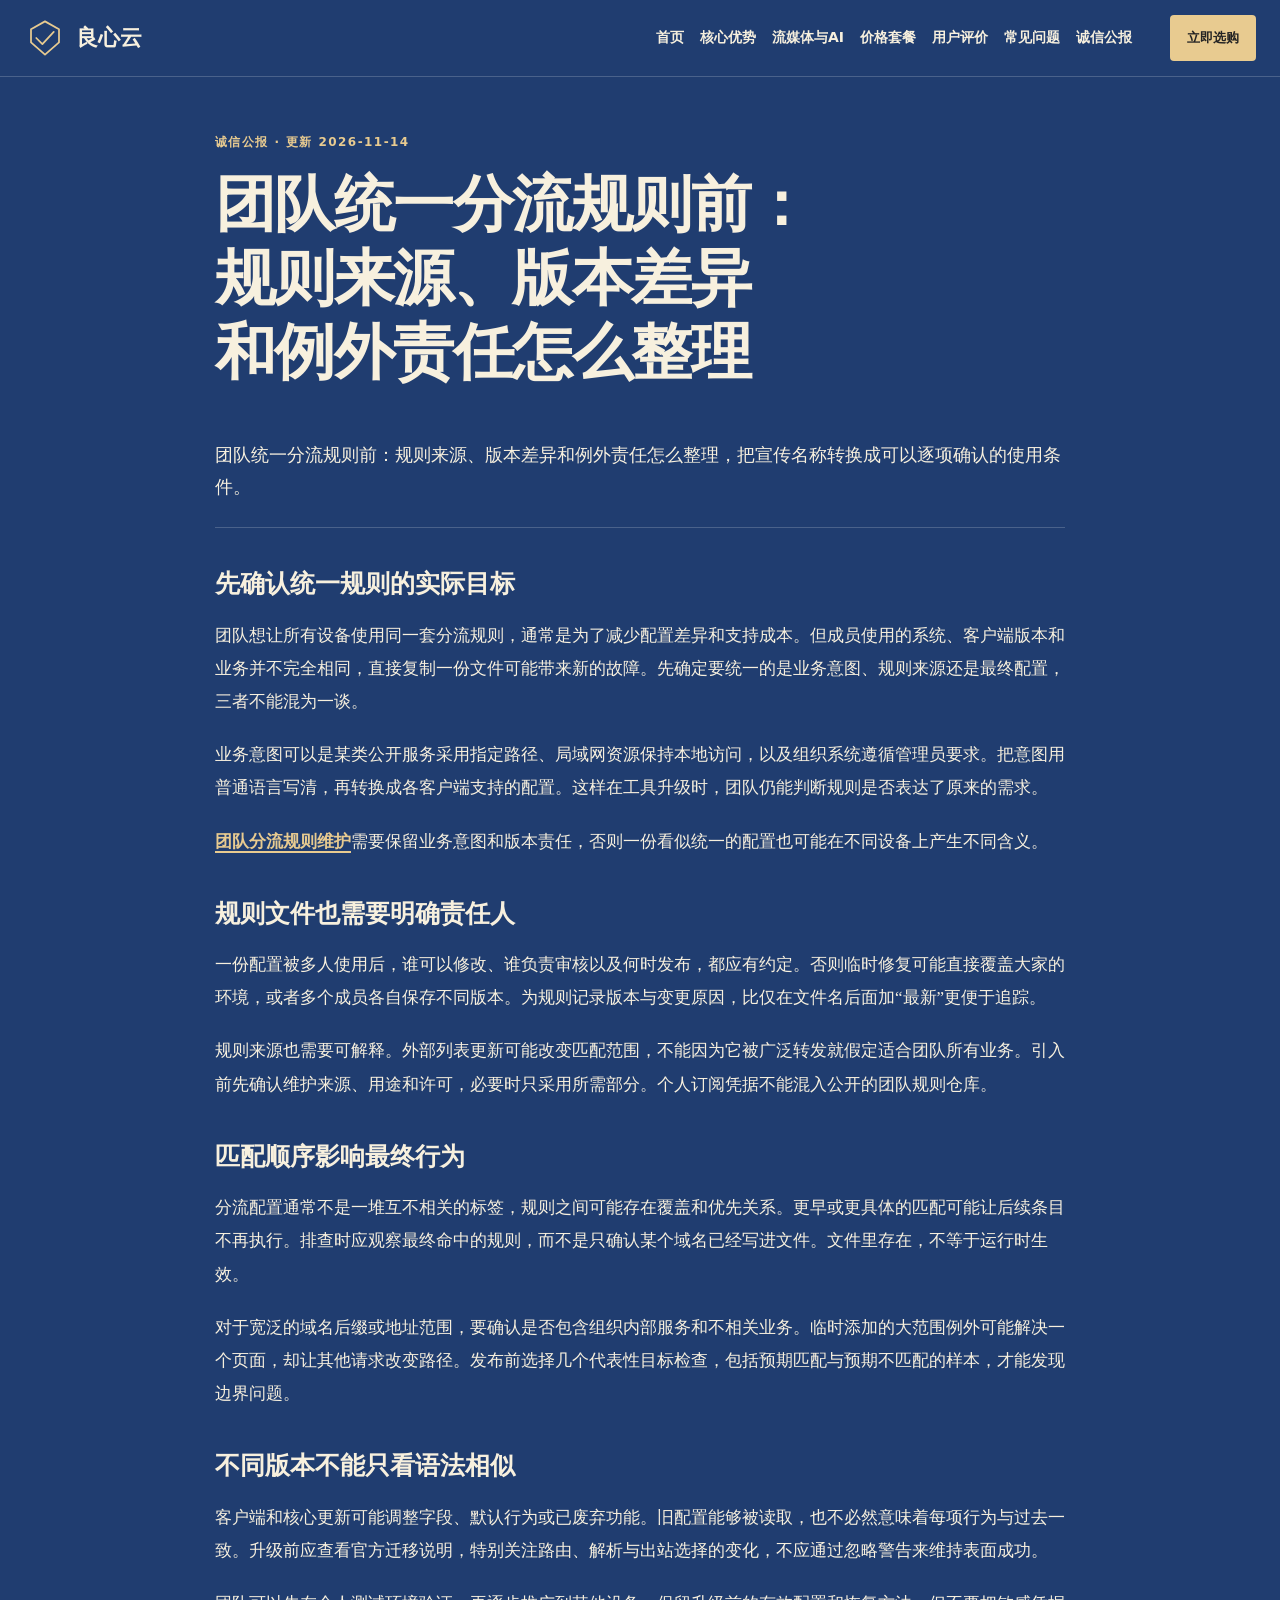
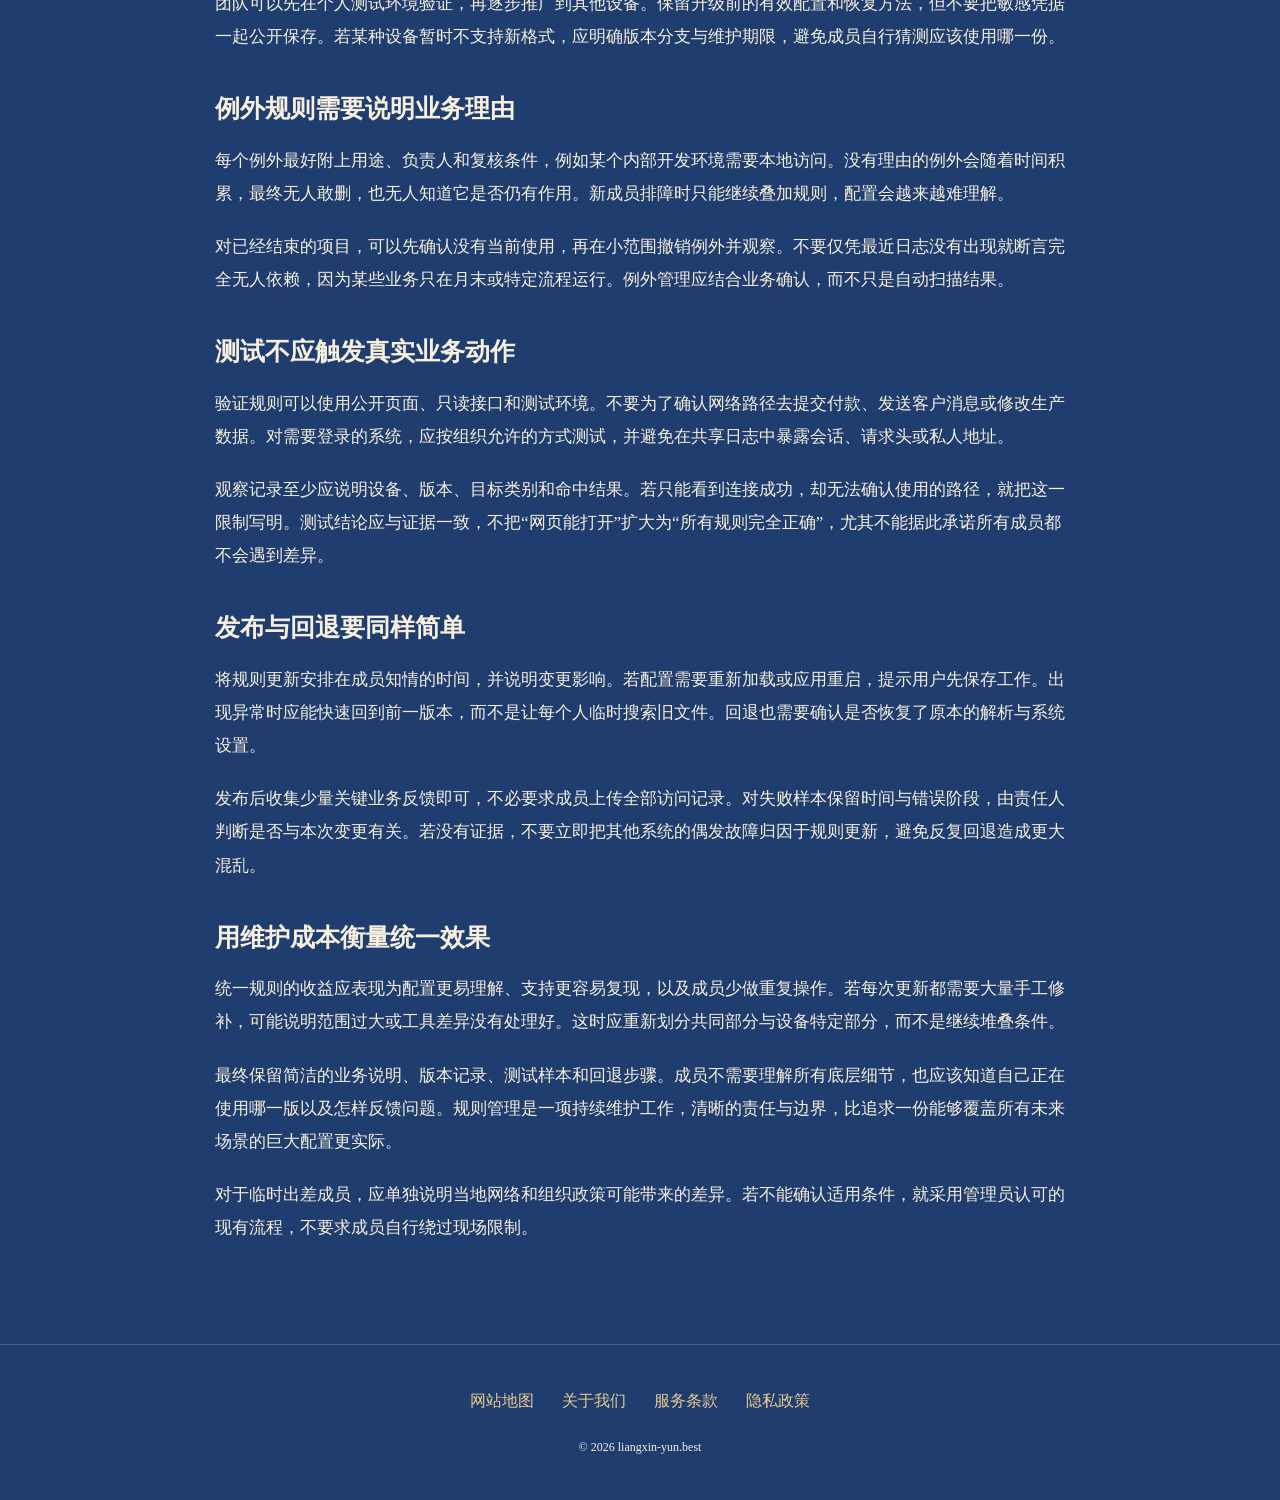
<file: liangxin-singbox-universal-rule-integration.html>
<!DOCTYPE html>
<html lang="zh-CN"><head><meta charset="UTF-8"><meta name="viewport" content="width=device-width,initial-scale=1"><title>团队统一分流规则前：规则来源、版本差异和例外责任怎么整理｜良心云</title><meta name="description" content="团队统一分流规则前：规则来源、版本差异和例外责任怎么整理，把宣传名称转换成可以逐项确认的使用条件。"><meta name="keywords" content="良心云,团队统一分流规则前：规则来源、版本差异和例外责任怎么整理,先确认统一规则的实际目标,网络使用指南"><link rel="canonical" href="https://liangxin-yun.best/liangxin-singbox-universal-rule-integration.html"><meta property="og:type" content="article"><meta property="og:title" content="团队统一分流规则前：规则来源、版本差异和例外责任怎么整理｜良心云"><meta property="og:description" content="团队统一分流规则前：规则来源、版本差异和例外责任怎么整理，把宣传名称转换成可以逐项确认的使用条件。"><meta property="og:url" content="https://liangxin-yun.best/liangxin-singbox-universal-rule-integration.html"><meta property="og:image" content="https://liangxin-yun.best/share.png"><meta property="og:locale" content="zh_CN"><link rel="icon" href="favicon.svg" type="image/svg+xml"><link rel="stylesheet" href="style.css"><script defer src="menu.js"></script><script type="application/ld+json">{"@context": "https://schema.org", "@type": "Article", "name": "团队统一分流规则前：规则来源、版本差异和例外责任怎么整理｜良心云", "url": "https://liangxin-yun.best/liangxin-singbox-universal-rule-integration.html", "description": "团队统一分流规则前：规则来源、版本差异和例外责任怎么整理，把宣传名称转换成可以逐项确认的使用条件。", "inLanguage": "zh-CN", "headline": "团队统一分流规则前：规则来源、版本差异和例外责任怎么整理｜良心云", "dateModified": "2026-11-14", "image": "https://liangxin-yun.best/share.png"}</script></head><body class="site-9 hero-B review-0 faq-0 nav-1"><header class="site-header"><div class="nav-wrap"><a class="brand" href="index.html"><svg class="brand-mark" viewBox="0 0 48 48" aria-hidden="true"><path d="M24 5L40 14V29L24 43L8 29V14Z M14 24L21 31L34 17" fill="none" stroke="currentColor" stroke-width="2" stroke-linecap="round" stroke-linejoin="round"/></svg><span>良心云</span></a><nav id="site-menu" aria-label="主导航"><a href="index.html">首页</a><a href="index.html#features">核心优势</a><a href="index.html#streaming">流媒体与AI</a><a href="index.html#pricing">价格套餐</a><a href="index.html#testimonials">用户评价</a><a href="index.html#faq">常见问题</a><a href="integrity-bulletin.html">诚信公报</a></nav><div class="nav-actions"><a class="button compact" href="https://ww012.twilightaff.com/#/?code=A56DH1Af" target="_blank" rel="sponsored nofollow noopener">立即选购</a><button type="button" class="menu-toggle" aria-label="切换主导航菜单" aria-controls="site-menu" aria-expanded="false"><span></span><span></span></button></div></div></header><main class="site-main"><article class="article-page"><header><span class="eyebrow">诚信公报 · 更新 2026-11-14</span><h1>团队统一分流规则前：规则来源、版本差异和例外责任怎么整理</h1><p class="lead">团队统一分流规则前：规则来源、版本差异和例外责任怎么整理，把宣传名称转换成可以逐项确认的使用条件。</p></header><div class="article-body"><h2>先确认统一规则的实际目标</h2><p>团队想让所有设备使用同一套分流规则，通常是为了减少配置差异和支持成本。但成员使用的系统、客户端版本和业务并不完全相同，直接复制一份文件可能带来新的故障。先确定要统一的是业务意图、规则来源还是最终配置，三者不能混为一谈。</p><p>业务意图可以是某类公开服务采用指定路径、局域网资源保持本地访问，以及组织系统遵循管理员要求。把意图用普通语言写清，再转换成各客户端支持的配置。这样在工具升级时，团队仍能判断规则是否表达了原来的需求。</p><p><a href="https://dajichang.mom/" target="_blank" rel="noopener">团队分流规则维护</a>需要保留业务意图和版本责任，否则一份看似统一的配置也可能在不同设备上产生不同含义。</p><h2>规则文件也需要明确责任人</h2><p>一份配置被多人使用后，谁可以修改、谁负责审核以及何时发布，都应有约定。否则临时修复可能直接覆盖大家的环境，或者多个成员各自保存不同版本。为规则记录版本与变更原因，比仅在文件名后面加“最新”更便于追踪。</p><p>规则来源也需要可解释。外部列表更新可能改变匹配范围，不能因为它被广泛转发就假定适合团队所有业务。引入前先确认维护来源、用途和许可，必要时只采用所需部分。个人订阅凭据不能混入公开的团队规则仓库。</p><h2>匹配顺序影响最终行为</h2><p>分流配置通常不是一堆互不相关的标签，规则之间可能存在覆盖和优先关系。更早或更具体的匹配可能让后续条目不再执行。排查时应观察最终命中的规则，而不是只确认某个域名已经写进文件。文件里存在，不等于运行时生效。</p><p>对于宽泛的域名后缀或地址范围，要确认是否包含组织内部服务和不相关业务。临时添加的大范围例外可能解决一个页面，却让其他请求改变路径。发布前选择几个代表性目标检查，包括预期匹配与预期不匹配的样本，才能发现边界问题。</p><h2>不同版本不能只看语法相似</h2><p>客户端和核心更新可能调整字段、默认行为或已废弃功能。旧配置能够被读取，也不必然意味着每项行为与过去一致。升级前应查看官方迁移说明，特别关注路由、解析与出站选择的变化，不应通过忽略警告来维持表面成功。</p><p>团队可以先在个人测试环境验证，再逐步推广到其他设备。保留升级前的有效配置和恢复方法，但不要把敏感凭据一起公开保存。若某种设备暂时不支持新格式，应明确版本分支与维护期限，避免成员自行猜测应该使用哪一份。</p><h2>例外规则需要说明业务理由</h2><p>每个例外最好附上用途、负责人和复核条件，例如某个内部开发环境需要本地访问。没有理由的例外会随着时间积累，最终无人敢删，也无人知道它是否仍有作用。新成员排障时只能继续叠加规则，配置会越来越难理解。</p><p>对已经结束的项目，可以先确认没有当前使用，再在小范围撤销例外并观察。不要仅凭最近日志没有出现就断言完全无人依赖，因为某些业务只在月末或特定流程运行。例外管理应结合业务确认，而不只是自动扫描结果。</p><h2>测试不应触发真实业务动作</h2><p>验证规则可以使用公开页面、只读接口和测试环境。不要为了确认网络路径去提交付款、发送客户消息或修改生产数据。对需要登录的系统，应按组织允许的方式测试，并避免在共享日志中暴露会话、请求头或私人地址。</p><p>观察记录至少应说明设备、版本、目标类别和命中结果。若只能看到连接成功，却无法确认使用的路径，就把这一限制写明。测试结论应与证据一致，不把“网页能打开”扩大为“所有规则完全正确”，尤其不能据此承诺所有成员都不会遇到差异。</p><h2>发布与回退要同样简单</h2><p>将规则更新安排在成员知情的时间，并说明变更影响。若配置需要重新加载或应用重启，提示用户先保存工作。出现异常时应能快速回到前一版本，而不是让每个人临时搜索旧文件。回退也需要确认是否恢复了原本的解析与系统设置。</p><p>发布后收集少量关键业务反馈即可，不必要求成员上传全部访问记录。对失败样本保留时间与错误阶段，由责任人判断是否与本次变更有关。若没有证据，不要立即把其他系统的偶发故障归因于规则更新，避免反复回退造成更大混乱。</p><h2>用维护成本衡量统一效果</h2><p>统一规则的收益应表现为配置更易理解、支持更容易复现，以及成员少做重复操作。若每次更新都需要大量手工修补，可能说明范围过大或工具差异没有处理好。这时应重新划分共同部分与设备特定部分，而不是继续堆叠条件。</p><p>最终保留简洁的业务说明、版本记录、测试样本和回退步骤。成员不需要理解所有底层细节，也应该知道自己正在使用哪一版以及怎样反馈问题。规则管理是一项持续维护工作，清晰的责任与边界，比追求一份能够覆盖所有未来场景的巨大配置更实际。</p><p>对于临时出差成员，应单独说明当地网络和组织政策可能带来的差异。若不能确认适用条件，就采用管理员认可的现有流程，不要求成员自行绕过现场限制。</p></div></article></main><footer class="site-footer"><nav aria-label="页脚导航"><a href="sitemap.html">网站地图</a><a href="about.html">关于我们</a><a href="terms.html">服务条款</a><a href="privacy.html">隐私政策</a></nav><p>© 2026 liangxin-yun.best</p></footer></body></html>
</file>
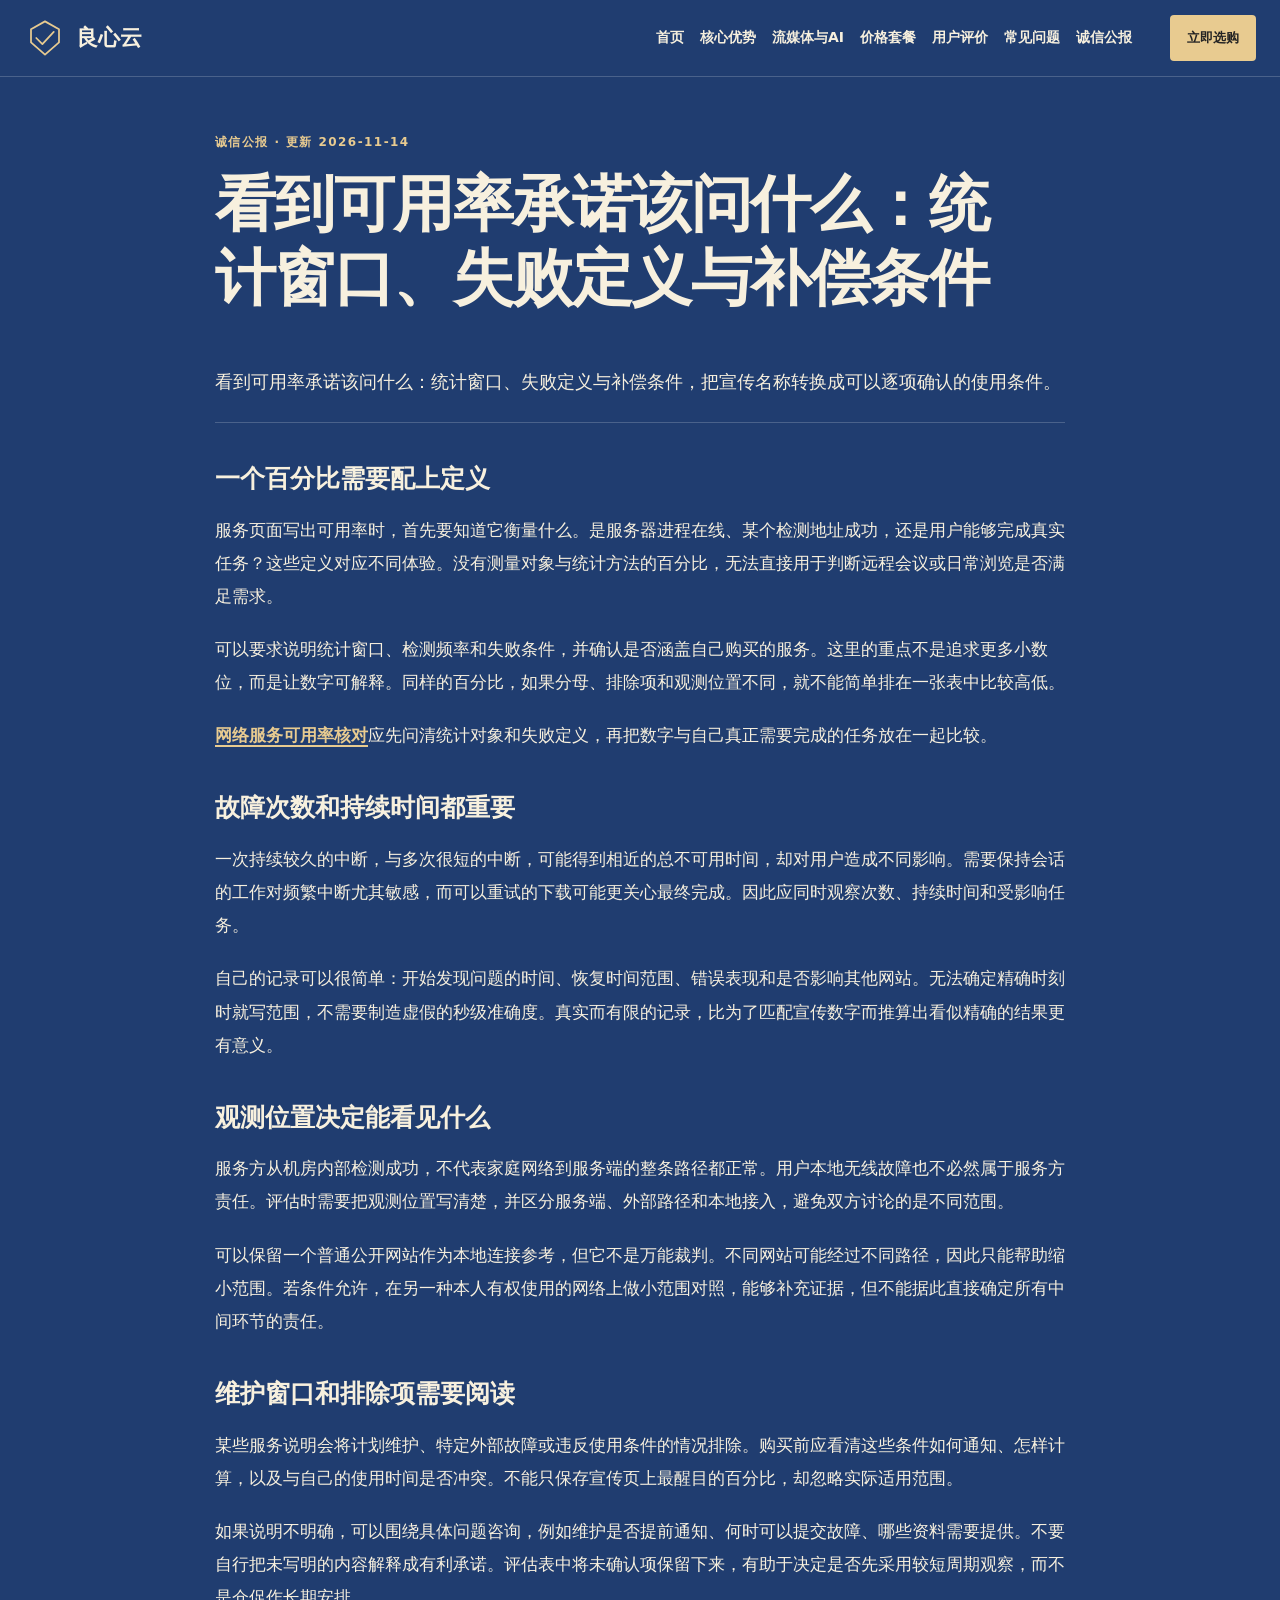
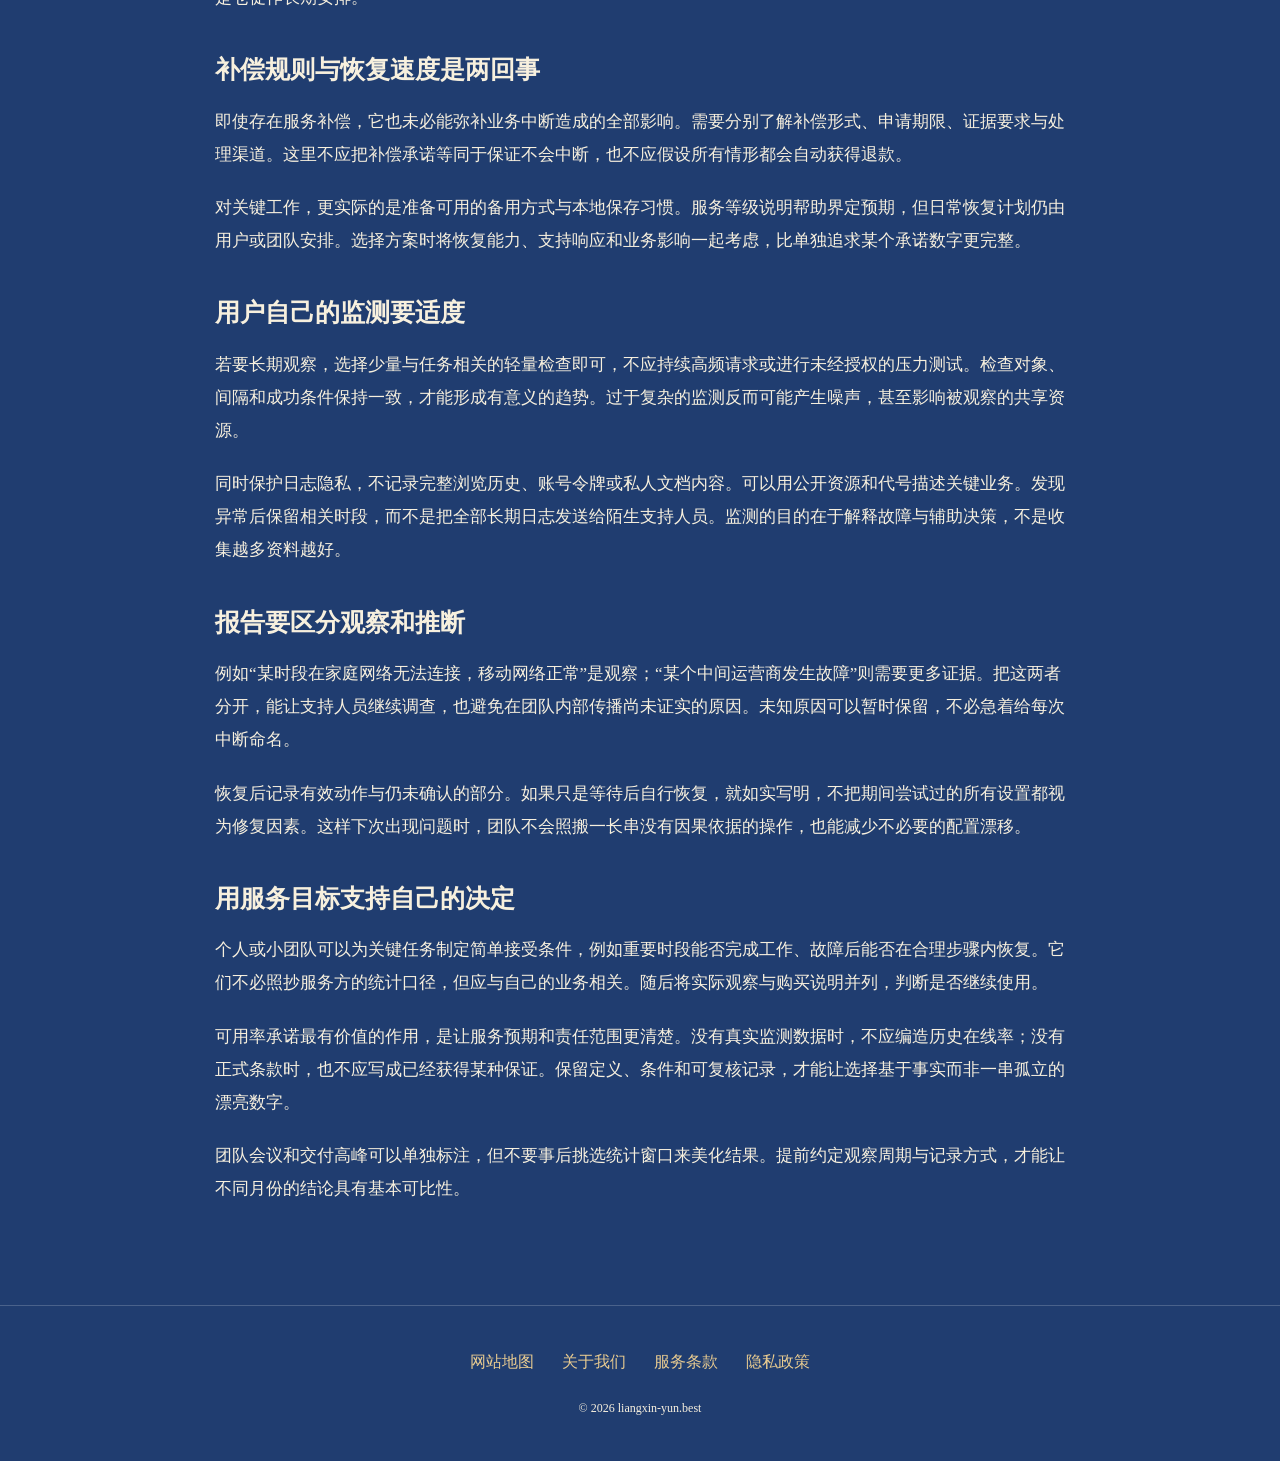
<file: liangxin-transparent-sla-availability-audit.html>
<!DOCTYPE html>
<html lang="zh-CN"><head><meta charset="UTF-8"><meta name="viewport" content="width=device-width,initial-scale=1"><title>看到可用率承诺该问什么：统计窗口、失败定义与补偿条件｜良心云</title><meta name="description" content="看到可用率承诺该问什么：统计窗口、失败定义与补偿条件，把宣传名称转换成可以逐项确认的使用条件。"><meta name="keywords" content="良心云,看到可用率承诺该问什么：统计窗口、失败定义与补偿条件,一个百分比需要配上定义,网络使用指南"><link rel="canonical" href="https://liangxin-yun.best/liangxin-transparent-sla-availability-audit.html"><meta property="og:type" content="article"><meta property="og:title" content="看到可用率承诺该问什么：统计窗口、失败定义与补偿条件｜良心云"><meta property="og:description" content="看到可用率承诺该问什么：统计窗口、失败定义与补偿条件，把宣传名称转换成可以逐项确认的使用条件。"><meta property="og:url" content="https://liangxin-yun.best/liangxin-transparent-sla-availability-audit.html"><meta property="og:image" content="https://liangxin-yun.best/share.png"><meta property="og:locale" content="zh_CN"><link rel="icon" href="favicon.svg" type="image/svg+xml"><link rel="stylesheet" href="style.css"><script defer src="menu.js"></script><script type="application/ld+json">{"@context": "https://schema.org", "@type": "Article", "name": "看到可用率承诺该问什么：统计窗口、失败定义与补偿条件｜良心云", "url": "https://liangxin-yun.best/liangxin-transparent-sla-availability-audit.html", "description": "看到可用率承诺该问什么：统计窗口、失败定义与补偿条件，把宣传名称转换成可以逐项确认的使用条件。", "inLanguage": "zh-CN", "headline": "看到可用率承诺该问什么：统计窗口、失败定义与补偿条件｜良心云", "dateModified": "2026-11-14", "image": "https://liangxin-yun.best/share.png"}</script></head><body class="site-9 hero-B review-0 faq-0 nav-1"><header class="site-header"><div class="nav-wrap"><a class="brand" href="index.html"><svg class="brand-mark" viewBox="0 0 48 48" aria-hidden="true"><path d="M24 5L40 14V29L24 43L8 29V14Z M14 24L21 31L34 17" fill="none" stroke="currentColor" stroke-width="2" stroke-linecap="round" stroke-linejoin="round"/></svg><span>良心云</span></a><nav id="site-menu" aria-label="主导航"><a href="index.html">首页</a><a href="index.html#features">核心优势</a><a href="index.html#streaming">流媒体与AI</a><a href="index.html#pricing">价格套餐</a><a href="index.html#testimonials">用户评价</a><a href="index.html#faq">常见问题</a><a href="integrity-bulletin.html">诚信公报</a></nav><div class="nav-actions"><a class="button compact" href="https://ww012.twilightaff.com/#/?code=A56DH1Af" target="_blank" rel="sponsored nofollow noopener">立即选购</a><button type="button" class="menu-toggle" aria-label="切换主导航菜单" aria-controls="site-menu" aria-expanded="false"><span></span><span></span></button></div></div></header><main class="site-main"><article class="article-page"><header><span class="eyebrow">诚信公报 · 更新 2026-11-14</span><h1>看到可用率承诺该问什么：统计窗口、失败定义与补偿条件</h1><p class="lead">看到可用率承诺该问什么：统计窗口、失败定义与补偿条件，把宣传名称转换成可以逐项确认的使用条件。</p></header><div class="article-body"><h2>一个百分比需要配上定义</h2><p>服务页面写出可用率时，首先要知道它衡量什么。是服务器进程在线、某个检测地址成功，还是用户能够完成真实任务？这些定义对应不同体验。没有测量对象与统计方法的百分比，无法直接用于判断远程会议或日常浏览是否满足需求。</p><p>可以要求说明统计窗口、检测频率和失败条件，并确认是否涵盖自己购买的服务。这里的重点不是追求更多小数位，而是让数字可解释。同样的百分比，如果分母、排除项和观测位置不同，就不能简单排在一张表中比较高低。</p><p><a href="https://dajichang.mom/" target="_blank" rel="noopener">网络服务可用率核对</a>应先问清统计对象和失败定义，再把数字与自己真正需要完成的任务放在一起比较。</p><h2>故障次数和持续时间都重要</h2><p>一次持续较久的中断，与多次很短的中断，可能得到相近的总不可用时间，却对用户造成不同影响。需要保持会话的工作对频繁中断尤其敏感，而可以重试的下载可能更关心最终完成。因此应同时观察次数、持续时间和受影响任务。</p><p>自己的记录可以很简单：开始发现问题的时间、恢复时间范围、错误表现和是否影响其他网站。无法确定精确时刻时就写范围，不需要制造虚假的秒级准确度。真实而有限的记录，比为了匹配宣传数字而推算出看似精确的结果更有意义。</p><h2>观测位置决定能看见什么</h2><p>服务方从机房内部检测成功，不代表家庭网络到服务端的整条路径都正常。用户本地无线故障也不必然属于服务方责任。评估时需要把观测位置写清楚，并区分服务端、外部路径和本地接入，避免双方讨论的是不同范围。</p><p>可以保留一个普通公开网站作为本地连接参考，但它不是万能裁判。不同网站可能经过不同路径，因此只能帮助缩小范围。若条件允许，在另一种本人有权使用的网络上做小范围对照，能够补充证据，但不能据此直接确定所有中间环节的责任。</p><h2>维护窗口和排除项需要阅读</h2><p>某些服务说明会将计划维护、特定外部故障或违反使用条件的情况排除。购买前应看清这些条件如何通知、怎样计算，以及与自己的使用时间是否冲突。不能只保存宣传页上最醒目的百分比，却忽略实际适用范围。</p><p>如果说明不明确，可以围绕具体问题咨询，例如维护是否提前通知、何时可以提交故障、哪些资料需要提供。不要自行把未写明的内容解释成有利承诺。评估表中将未确认项保留下来，有助于决定是否先采用较短周期观察，而不是仓促作长期安排。</p><h2>补偿规则与恢复速度是两回事</h2><p>即使存在服务补偿，它也未必能弥补业务中断造成的全部影响。需要分别了解补偿形式、申请期限、证据要求与处理渠道。这里不应把补偿承诺等同于保证不会中断，也不应假设所有情形都会自动获得退款。</p><p>对关键工作，更实际的是准备可用的备用方式与本地保存习惯。服务等级说明帮助界定预期，但日常恢复计划仍由用户或团队安排。选择方案时将恢复能力、支持响应和业务影响一起考虑，比单独追求某个承诺数字更完整。</p><h2>用户自己的监测要适度</h2><p>若要长期观察，选择少量与任务相关的轻量检查即可，不应持续高频请求或进行未经授权的压力测试。检查对象、间隔和成功条件保持一致，才能形成有意义的趋势。过于复杂的监测反而可能产生噪声，甚至影响被观察的共享资源。</p><p>同时保护日志隐私，不记录完整浏览历史、账号令牌或私人文档内容。可以用公开资源和代号描述关键业务。发现异常后保留相关时段，而不是把全部长期日志发送给陌生支持人员。监测的目的在于解释故障与辅助决策，不是收集越多资料越好。</p><h2>报告要区分观察和推断</h2><p>例如“某时段在家庭网络无法连接，移动网络正常”是观察；“某个中间运营商发生故障”则需要更多证据。把这两者分开，能让支持人员继续调查，也避免在团队内部传播尚未证实的原因。未知原因可以暂时保留，不必急着给每次中断命名。</p><p>恢复后记录有效动作与仍未确认的部分。如果只是等待后自行恢复，就如实写明，不把期间尝试过的所有设置都视为修复因素。这样下次出现问题时，团队不会照搬一长串没有因果依据的操作，也能减少不必要的配置漂移。</p><h2>用服务目标支持自己的决定</h2><p>个人或小团队可以为关键任务制定简单接受条件，例如重要时段能否完成工作、故障后能否在合理步骤内恢复。它们不必照抄服务方的统计口径，但应与自己的业务相关。随后将实际观察与购买说明并列，判断是否继续使用。</p><p>可用率承诺最有价值的作用，是让服务预期和责任范围更清楚。没有真实监测数据时，不应编造历史在线率；没有正式条款时，也不应写成已经获得某种保证。保留定义、条件和可复核记录，才能让选择基于事实而非一串孤立的漂亮数字。</p><p>团队会议和交付高峰可以单独标注，但不要事后挑选统计窗口来美化结果。提前约定观察周期与记录方式，才能让不同月份的结论具有基本可比性。</p></div></article></main><footer class="site-footer"><nav aria-label="页脚导航"><a href="sitemap.html">网站地图</a><a href="about.html">关于我们</a><a href="terms.html">服务条款</a><a href="privacy.html">隐私政策</a></nav><p>© 2026 liangxin-yun.best</p></footer></body></html>
</file>
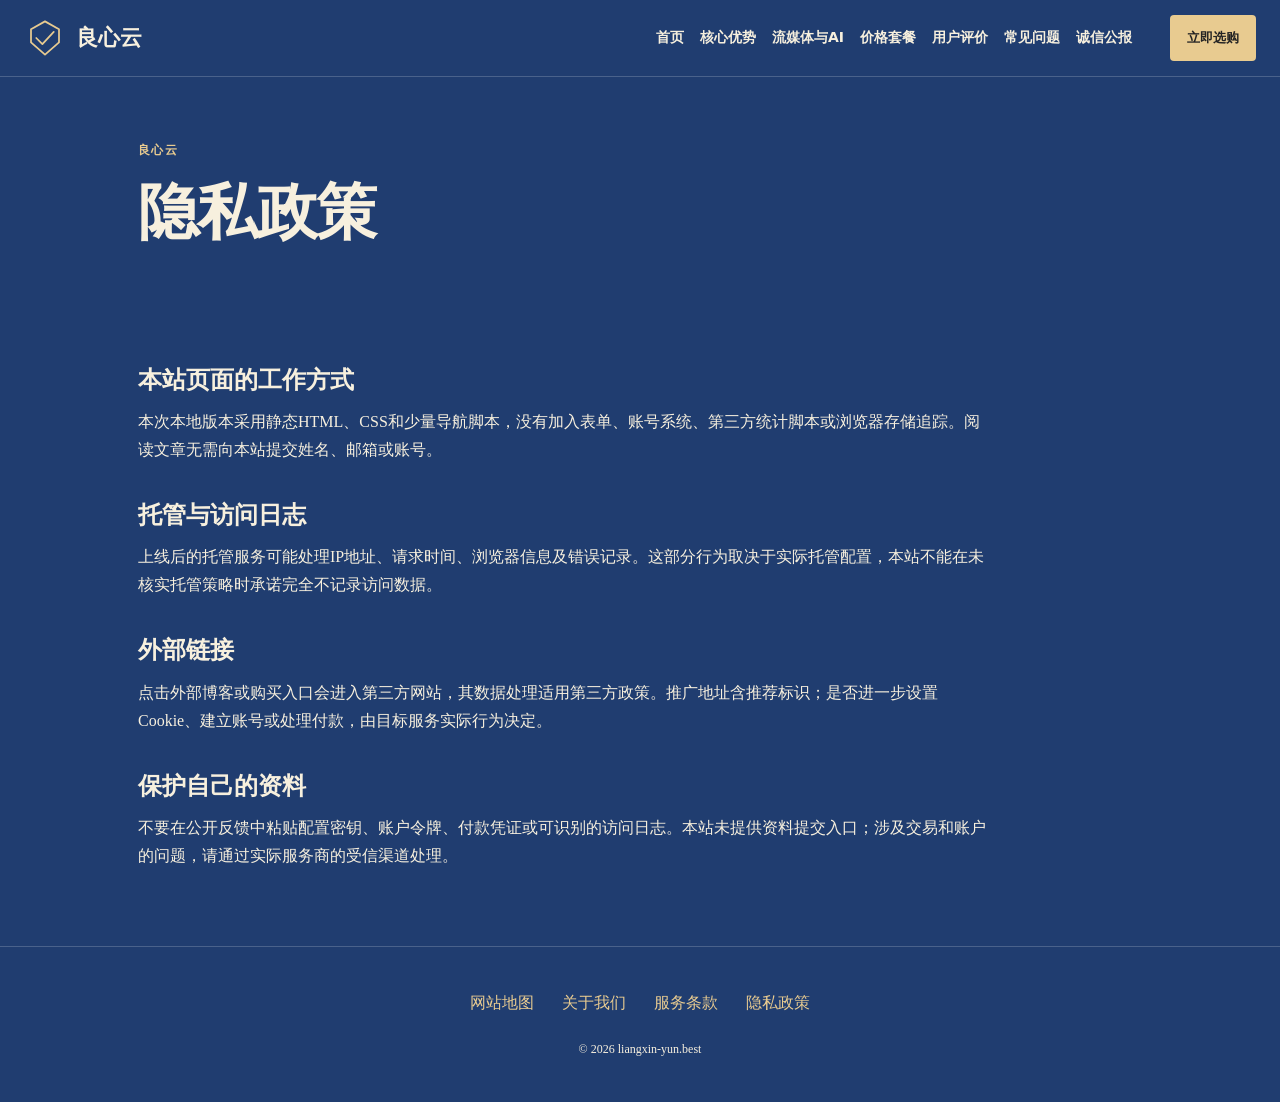
<file: privacy.html>
<!DOCTYPE html>
<html lang="zh-CN"><head><meta charset="UTF-8"><meta name="viewport" content="width=device-width,initial-scale=1"><title>隐私政策｜良心云·诚信公报</title><meta name="description" content="诚信公报的隐私政策：说明良心云资料整理、内容使用与第三方服务边界。"><meta name="keywords" content="良心云,隐私政策,诚信公报,网络使用指南"><link rel="canonical" href="https://liangxin-yun.best/privacy.html"><meta property="og:type" content="website"><meta property="og:title" content="隐私政策｜良心云·诚信公报"><meta property="og:description" content="诚信公报的隐私政策：说明良心云资料整理、内容使用与第三方服务边界。"><meta property="og:url" content="https://liangxin-yun.best/privacy.html"><meta property="og:image" content="https://liangxin-yun.best/share.png"><meta property="og:locale" content="zh_CN"><link rel="icon" href="favicon.svg" type="image/svg+xml"><link rel="stylesheet" href="style.css"><script defer src="menu.js"></script><script type="application/ld+json">{"@context": "https://schema.org", "@type": "WebPage", "name": "隐私政策｜良心云·诚信公报", "url": "https://liangxin-yun.best/privacy.html", "description": "诚信公报的隐私政策：说明良心云资料整理、内容使用与第三方服务边界。", "inLanguage": "zh-CN"}</script></head><body class="site-9 hero-B review-0 faq-0 nav-1"><header class="site-header"><div class="nav-wrap"><a class="brand" href="index.html"><svg class="brand-mark" viewBox="0 0 48 48" aria-hidden="true"><path d="M24 5L40 14V29L24 43L8 29V14Z M14 24L21 31L34 17" fill="none" stroke="currentColor" stroke-width="2" stroke-linecap="round" stroke-linejoin="round"/></svg><span>良心云</span></a><nav id="site-menu" aria-label="主导航"><a href="index.html">首页</a><a href="index.html#features">核心优势</a><a href="index.html#streaming">流媒体与AI</a><a href="index.html#pricing">价格套餐</a><a href="index.html#testimonials">用户评价</a><a href="index.html#faq">常见问题</a><a href="integrity-bulletin.html">诚信公报</a></nav><div class="nav-actions"><a class="button compact" href="https://ww012.twilightaff.com/#/?code=A56DH1Af" target="_blank" rel="sponsored nofollow noopener">立即选购</a><button type="button" class="menu-toggle" aria-label="切换主导航菜单" aria-controls="site-menu" aria-expanded="false"><span></span><span></span></button></div></div></header><main class="site-main"><header class="page-heading"><span class="eyebrow">良心云</span><h1>隐私政策</h1></header><div class="prose"><h2>本站页面的工作方式</h2><p>本次本地版本采用静态HTML、CSS和少量导航脚本，没有加入表单、账号系统、第三方统计脚本或浏览器存储追踪。阅读文章无需向本站提交姓名、邮箱或账号。</p><h2>托管与访问日志</h2><p>上线后的托管服务可能处理IP地址、请求时间、浏览器信息及错误记录。这部分行为取决于实际托管配置，本站不能在未核实托管策略时承诺完全不记录访问数据。</p><h2>外部链接</h2><p>点击外部博客或购买入口会进入第三方网站，其数据处理适用第三方政策。推广地址含推荐标识；是否进一步设置Cookie、建立账号或处理付款，由目标服务实际行为决定。</p><h2>保护自己的资料</h2><p>不要在公开反馈中粘贴配置密钥、账户令牌、付款凭证或可识别的访问日志。本站未提供资料提交入口；涉及交易和账户的问题，请通过实际服务商的受信渠道处理。</p></div></main><footer class="site-footer"><nav aria-label="页脚导航"><a href="sitemap.html">网站地图</a><a href="about.html">关于我们</a><a href="terms.html">服务条款</a><a href="privacy.html">隐私政策</a></nav><p>© 2026 liangxin-yun.best</p></footer></body></html>
</file>
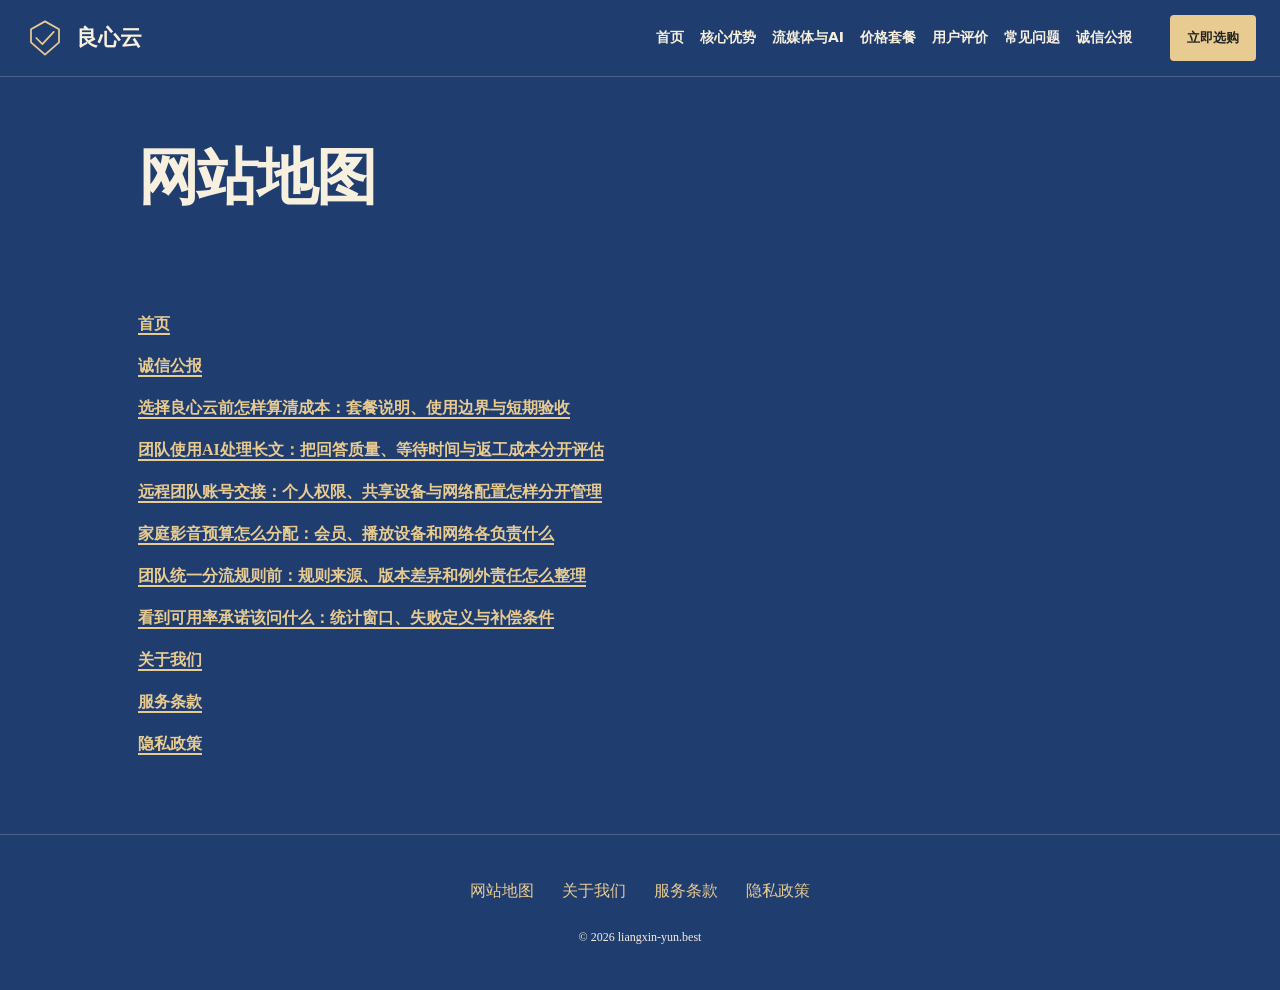
<file: sitemap.html>
<!DOCTYPE html>
<html lang="zh-CN"><head><meta charset="UTF-8"><meta name="viewport" content="width=device-width,initial-scale=1"><title>网站地图｜良心云·诚信公报</title><meta name="description" content="诚信公报及良心云资料站的首页、六篇专题文章与辅助说明入口。"><meta name="keywords" content="良心云,网站地图,诚信公报,网络使用指南"><link rel="canonical" href="https://liangxin-yun.best/sitemap.html"><meta property="og:type" content="website"><meta property="og:title" content="网站地图｜良心云·诚信公报"><meta property="og:description" content="诚信公报及良心云资料站的首页、六篇专题文章与辅助说明入口。"><meta property="og:url" content="https://liangxin-yun.best/sitemap.html"><meta property="og:image" content="https://liangxin-yun.best/share.png"><meta property="og:locale" content="zh_CN"><link rel="icon" href="favicon.svg" type="image/svg+xml"><link rel="stylesheet" href="style.css"><script defer src="menu.js"></script><script type="application/ld+json">{"@context": "https://schema.org", "@type": "WebPage", "name": "网站地图｜良心云·诚信公报", "url": "https://liangxin-yun.best/sitemap.html", "description": "诚信公报及良心云资料站的首页、六篇专题文章与辅助说明入口。", "inLanguage": "zh-CN"}</script></head><body class="site-9 hero-B review-0 faq-0 nav-1"><header class="site-header"><div class="nav-wrap"><a class="brand" href="index.html"><svg class="brand-mark" viewBox="0 0 48 48" aria-hidden="true"><path d="M24 5L40 14V29L24 43L8 29V14Z M14 24L21 31L34 17" fill="none" stroke="currentColor" stroke-width="2" stroke-linecap="round" stroke-linejoin="round"/></svg><span>良心云</span></a><nav id="site-menu" aria-label="主导航"><a href="index.html">首页</a><a href="index.html#features">核心优势</a><a href="index.html#streaming">流媒体与AI</a><a href="index.html#pricing">价格套餐</a><a href="index.html#testimonials">用户评价</a><a href="index.html#faq">常见问题</a><a href="integrity-bulletin.html">诚信公报</a></nav><div class="nav-actions"><a class="button compact" href="https://ww012.twilightaff.com/#/?code=A56DH1Af" target="_blank" rel="sponsored nofollow noopener">立即选购</a><button type="button" class="menu-toggle" aria-label="切换主导航菜单" aria-controls="site-menu" aria-expanded="false"><span></span><span></span></button></div></div></header><main class="site-main"><header class="page-heading"><h1>网站地图</h1></header><div class="prose"><ul class="map-links"><li><a href="index.html">首页</a></li><li><a href="integrity-bulletin.html">诚信公报</a></li><li><a href="liangxin-physical-iepl-zero-overselling.html">选择良心云前怎样算清成本：套餐说明、使用边界与短期验收</a></li><li><a href="liangxin-claude35-chatgpt4o-deep-reasoning.html">团队使用AI处理长文：把回答质量、等待时间与返工成本分开评估</a></li><li><a href="liangxin-cross-border-team-account-isolation.html">远程团队账号交接：个人权限、共享设备与网络配置怎样分开管理</a></li><li><a href="liangxin-netflix-disney-hdr-unblocking.html">家庭影音预算怎么分配：会员、播放设备和网络各负责什么</a></li><li><a href="liangxin-singbox-universal-rule-integration.html">团队统一分流规则前：规则来源、版本差异和例外责任怎么整理</a></li><li><a href="liangxin-transparent-sla-availability-audit.html">看到可用率承诺该问什么：统计窗口、失败定义与补偿条件</a></li><li><a href="about.html">关于我们</a></li><li><a href="terms.html">服务条款</a></li><li><a href="privacy.html">隐私政策</a></li></ul></div></main><footer class="site-footer"><nav aria-label="页脚导航"><a href="sitemap.html">网站地图</a><a href="about.html">关于我们</a><a href="terms.html">服务条款</a><a href="privacy.html">隐私政策</a></nav><p>© 2026 liangxin-yun.best</p></footer></body></html>
</file>
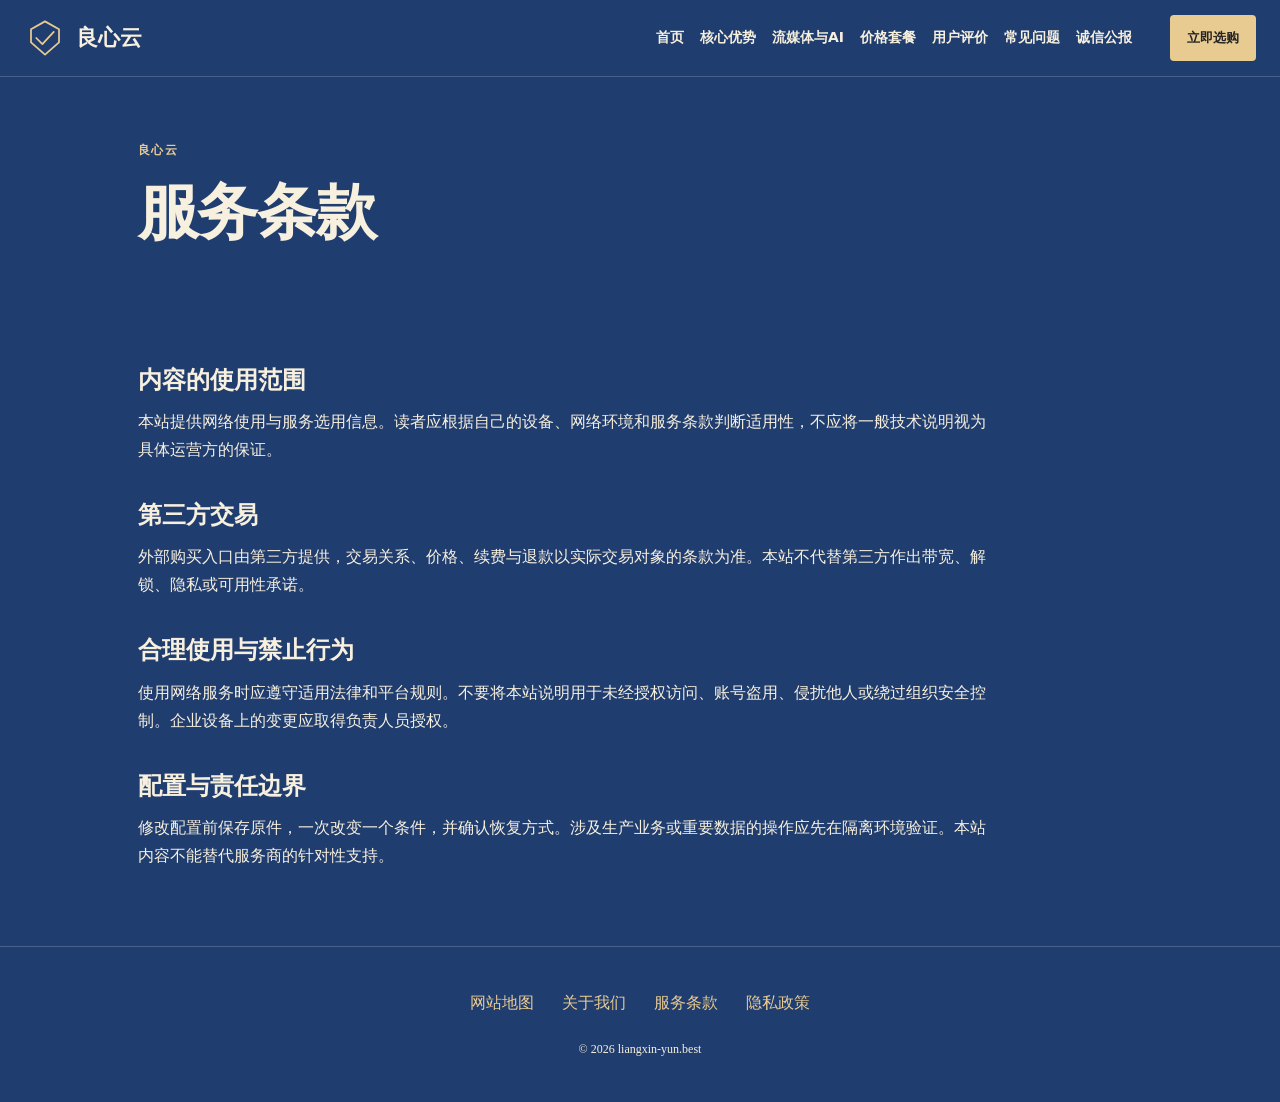
<file: terms.html>
<!DOCTYPE html>
<html lang="zh-CN"><head><meta charset="UTF-8"><meta name="viewport" content="width=device-width,initial-scale=1"><title>服务条款｜良心云·诚信公报</title><meta name="description" content="诚信公报的服务条款：说明良心云资料整理、内容使用与第三方服务边界。"><meta name="keywords" content="良心云,服务条款,诚信公报,网络使用指南"><link rel="canonical" href="https://liangxin-yun.best/terms.html"><meta property="og:type" content="website"><meta property="og:title" content="服务条款｜良心云·诚信公报"><meta property="og:description" content="诚信公报的服务条款：说明良心云资料整理、内容使用与第三方服务边界。"><meta property="og:url" content="https://liangxin-yun.best/terms.html"><meta property="og:image" content="https://liangxin-yun.best/share.png"><meta property="og:locale" content="zh_CN"><link rel="icon" href="favicon.svg" type="image/svg+xml"><link rel="stylesheet" href="style.css"><script defer src="menu.js"></script><script type="application/ld+json">{"@context": "https://schema.org", "@type": "WebPage", "name": "服务条款｜良心云·诚信公报", "url": "https://liangxin-yun.best/terms.html", "description": "诚信公报的服务条款：说明良心云资料整理、内容使用与第三方服务边界。", "inLanguage": "zh-CN"}</script></head><body class="site-9 hero-B review-0 faq-0 nav-1"><header class="site-header"><div class="nav-wrap"><a class="brand" href="index.html"><svg class="brand-mark" viewBox="0 0 48 48" aria-hidden="true"><path d="M24 5L40 14V29L24 43L8 29V14Z M14 24L21 31L34 17" fill="none" stroke="currentColor" stroke-width="2" stroke-linecap="round" stroke-linejoin="round"/></svg><span>良心云</span></a><nav id="site-menu" aria-label="主导航"><a href="index.html">首页</a><a href="index.html#features">核心优势</a><a href="index.html#streaming">流媒体与AI</a><a href="index.html#pricing">价格套餐</a><a href="index.html#testimonials">用户评价</a><a href="index.html#faq">常见问题</a><a href="integrity-bulletin.html">诚信公报</a></nav><div class="nav-actions"><a class="button compact" href="https://ww012.twilightaff.com/#/?code=A56DH1Af" target="_blank" rel="sponsored nofollow noopener">立即选购</a><button type="button" class="menu-toggle" aria-label="切换主导航菜单" aria-controls="site-menu" aria-expanded="false"><span></span><span></span></button></div></div></header><main class="site-main"><header class="page-heading"><span class="eyebrow">良心云</span><h1>服务条款</h1></header><div class="prose"><h2>内容的使用范围</h2><p>本站提供网络使用与服务选用信息。读者应根据自己的设备、网络环境和服务条款判断适用性，不应将一般技术说明视为具体运营方的保证。</p><h2>第三方交易</h2><p>外部购买入口由第三方提供，交易关系、价格、续费与退款以实际交易对象的条款为准。本站不代替第三方作出带宽、解锁、隐私或可用性承诺。</p><h2>合理使用与禁止行为</h2><p>使用网络服务时应遵守适用法律和平台规则。不要将本站说明用于未经授权访问、账号盗用、侵扰他人或绕过组织安全控制。企业设备上的变更应取得负责人员授权。</p><h2>配置与责任边界</h2><p>修改配置前保存原件，一次改变一个条件，并确认恢复方式。涉及生产业务或重要数据的操作应先在隔离环境验证。本站内容不能替代服务商的针对性支持。</p></div></main><footer class="site-footer"><nav aria-label="页脚导航"><a href="sitemap.html">网站地图</a><a href="about.html">关于我们</a><a href="terms.html">服务条款</a><a href="privacy.html">隐私政策</a></nav><p>© 2026 liangxin-yun.best</p></footer></body></html>
</file>
<file: style.css>
:root{--bg:#203d70;--ink:#f7f0de;--accent:#e8cb90;--panel:#ffffff09;--line:#ffffff30;--button-ink:#242424;--font:Georgia,"Noto Serif SC","Songti SC",SimSun,serif;--width:1060px;--radius:4px;}
*{box-sizing:border-box}html{scroll-behavior:smooth}body{margin:0;background:var(--bg);color:var(--ink);font-family:var(--font);line-height:1.75}a{color:var(--accent);text-decoration-thickness:1px;text-underline-offset:4px}a:visited{color:var(--accent)}a:hover{text-decoration:underline}button,a{-webkit-tap-highlight-color:transparent}button{font:inherit}a:focus-visible,button:focus-visible,summary:focus-visible{outline:3px solid var(--accent);outline-offset:5px}svg{max-width:100%}h1,h2,h3,p{margin-top:0}h1{font-size:clamp(30px,4.2vw,58px);line-height:1.2;letter-spacing:-.025em;max-width:19ch}h2{font-size:clamp(25px,3vw,38px);line-height:1.3;margin-bottom:12px}h3{font-size:19px;line-height:1.5}p{overflow-wrap:anywhere}img{max-width:100%;height:auto}.site-header{position:sticky;top:0;z-index:20;background:var(--bg);border-bottom:1px solid var(--line)}.nav-wrap{max-width:1440px;padding:15px 24px;margin:auto;display:flex;align-items:center;gap:24px}.brand{color:var(--ink)!important;display:flex;align-items:center;gap:10px;font-weight:800;white-space:nowrap;text-decoration:none;font-size:22px}.brand-mark{width:42px;height:42px;color:var(--accent)}#site-menu{display:flex;gap:17px;margin-left:auto;align-items:center}#site-menu a{font:600 13px/1.4 system-ui,sans-serif;text-decoration:none;color:var(--ink);white-space:nowrap}#site-menu a:hover{color:var(--accent)}.nav-actions{display:flex;align-items:center;gap:10px;margin-left:auto}.button{display:inline-flex;align-items:center;justify-content:center;background:var(--accent);color:var(--button-ink)!important;padding:13px 24px;border-radius:var(--radius);font:700 15px/1.5 system-ui,sans-serif;text-decoration:none;min-height:46px;white-space:nowrap}.button:hover{filter:brightness(.94);text-decoration:none}.compact{font-size:13px;padding:10px 17px}.menu-toggle{display:none;width:44px;height:44px;border:1px solid var(--line);background:transparent;border-radius:8px;color:var(--ink);align-items:center;justify-content:center;flex-direction:column;gap:6px}.menu-toggle span{display:block;width:20px;height:2px;background:currentColor}.site-main{max-width:var(--width);margin:auto;padding:0 28px;position:relative;z-index:1}.hero-section{min-height:600px;padding:72px 0;display:grid;grid-template-columns:1.1fr .9fr;gap:52px;align-items:center}.hero-intro{font-size:18px;max-width:40em}.eyebrow{display:block;color:var(--accent);font:700 12px/1.6 system-ui,sans-serif;letter-spacing:.12em;margin-bottom:16px}.hero-actions{display:flex;gap:24px;align-items:center;flex-wrap:wrap;margin-top:30px}.text-button{font-weight:700;min-height:44px;display:inline-flex;align-items:center}.hero-art{min-width:0;width:100%;display:flex;justify-content:center;align-items:center;animation:art-sway 9s ease-in-out infinite}.hero-art>svg{width:100%;height:auto!important;aspect-ratio:13/11;max-height:460px!important}.hero-A .hero-art{grid-column:1;grid-row:1}.hero-A .hero-copy{grid-column:2}.hero-C .hero-section{grid-template-columns:1fr;text-align:center;gap:28px;padding-bottom:40px}.hero-C h1,.hero-C .hero-intro{margin-left:auto;margin-right:auto}.hero-C .hero-actions{justify-content:center}.hero-C .hero-art{width:min(660px,100%);margin:auto}.hero-D .hero-section{display:block;text-align:center;min-height:620px;padding-top:130px}.hero-D h1,.hero-D .hero-intro{margin-left:auto;margin-right:auto}.hero-D .hero-actions{justify-content:center}.hero-D .hero-section>.hero-art{display:none}.site-art{position:fixed;inset:70px 0 0;pointer-events:none;z-index:0;display:flex;align-items:center;justify-content:center;opacity:.15;animation:art-sway 12s ease-in-out infinite}.site-art>svg{width:85vw;height:80vh!important;max-height:none!important}.section{padding:70px 0;border-top:1px solid var(--line);scroll-margin-top:100px}.section-heading{margin-bottom:32px}.section-intro{max-width:750px;margin-bottom:26px}.features{display:grid;gap:24px}.feature{display:flex;gap:20px;padding:24px;border:1px solid var(--line);border-radius:var(--radius);background:var(--panel)}.feature>svg{width:46px;height:46px;flex-shrink:0;color:var(--accent)}.feature p{margin-bottom:0}.features.tiles{grid-template-columns:repeat(2,minmax(0,1fr))}.features.rail{grid-template-columns:repeat(4,minmax(0,1fr))}.features.rail .feature{display:block;padding:22px 18px}.features.rail .feature svg{margin-bottom:14px}.features.list .feature{border-width:0 0 1px;border-radius:0;background:transparent}.features.list{grid-template-columns:1fr}.features.list .feature>div{display:grid;grid-template-columns:220px 1fr;gap:28px}.use-cases{display:grid;gap:24px}.use-cases.columns{grid-template-columns:repeat(3,minmax(0,1fr))}.use-case{padding:28px;background:var(--panel);border-radius:var(--radius);position:relative;border:1px solid var(--line)}.use-cases.rows .use-case{display:grid;grid-template-columns:50px 170px 1fr;gap:12px 24px;align-items:start}.use-cases.rows .use-case>p:not(.platforms),.use-cases.rows .status{grid-column:3}.use-cases.steps .use-case:nth-child(2){margin-left:7%}.use-cases.steps .use-case:nth-child(3){margin-left:14%}.item-no,.review-mark{color:var(--accent);font-size:26px;font-weight:700}.platforms{font-size:14px;color:var(--accent)}.status{font-size:12px;border-top:1px solid var(--line);padding-top:10px;display:block}.plans{display:grid;gap:22px}.plans.cards{grid-template-columns:repeat(3,minmax(0,1fr))}.plan{padding:28px;border:1px solid var(--line);border-radius:var(--radius);background:var(--panel)}.price-value{font-size:24px;font-weight:700;color:var(--accent)}dl{margin:20px 0}dl>div{display:flex;justify-content:space-between;gap:12px;padding:10px 0;border-bottom:1px solid var(--line);font-size:14px}dd{margin:0}.plans.table .plan{display:grid;grid-template-columns:1fr 1fr 2fr;gap:8px 24px;align-items:center}.plans.table .plan>h3{grid-column:1}.plans.table .price-value{grid-column:2;grid-row:1/3}.plans.table dl{grid-column:3;grid-row:1/4;margin:0}.plans.table .small{grid-column:1/3}.small{font-size:12px;opacity:.8}.reviews{display:grid;grid-template-columns:repeat(3,minmax(0,1fr));gap:28px}.review{padding:28px 0;border-top:3px solid var(--accent)}.review h3{margin-top:16px}.faq-list{max-width:900px}.faq-list details{padding:18px 0;border-bottom:1px solid var(--line)}summary{cursor:pointer;font-weight:700;padding-right:20px}details p{margin:16px 0 4px;max-width:75ch}.site-footer{position:relative;z-index:1;padding:42px 24px;border-top:1px solid var(--line);background:var(--bg);text-align:center}.site-footer nav{display:flex;gap:28px;justify-content:center;flex-wrap:wrap}.site-footer p{font-size:12px;margin:22px 0 0}.page-heading{padding:64px 0 38px}.page-heading h1{max-width:25ch}.article-list{display:grid;gap:28px;padding-bottom:70px;counter-reset:stories}.article-card{border:1px solid var(--line);background:var(--panel);border-radius:var(--radius);padding:30px;counter-increment:stories;position:relative}.article-card::before{content:counter(stories,decimal-leading-zero);display:block;font-size:26px;color:var(--accent);margin-bottom:16px}.article-card h2{font-size:23px}.article-card p{margin-bottom:20px}.article-list.split{grid-template-columns:repeat(2,minmax(0,1fr))}.article-list.stack{grid-template-columns:1fr}.article-list.stack .article-card{display:grid;grid-template-columns:64px 1fr 1fr;gap:20px}.article-list.stack .article-card a{grid-column:2}.article-list.mosaic{grid-template-columns:repeat(3,minmax(0,1fr))}.article-list.mosaic .article-card:first-child{grid-column:span 2}.article-page{max-width:850px;margin:auto;padding:56px 0 80px}.article-page h1{max-width:100%;font-size:clamp(28px,3.5vw,44px)}.article-page .lead{font-size:18px;padding-bottom:24px;border-bottom:1px solid var(--line)}.article-body h2{font-size:25px;margin:40px 0 18px}.article-body p{font-size:17px;line-height:1.95;margin-bottom:20px}.article-body a,.article-body a:visited{color:var(--accent);font-weight:700}.sources{margin-top:40px;padding-top:20px;border-top:1px solid var(--line);font-size:12px}.sources p{overflow-wrap:anywhere}.prose{max-width:850px;padding-bottom:60px}.prose h2{font-size:24px;margin-top:36px}.map-links{list-style:none;padding:0;display:grid;gap:14px}.site-0 .section-heading,.site-6 .section-heading,.site-12 .section-heading{border-left:5px solid var(--accent);padding-left:22px}.site-1 .section-heading,.site-7 .section-heading,.site-13 .section-heading{text-align:center}.site-2 .section-heading,.site-8 .section-heading,.site-14 .section-heading{display:flex;align-items:baseline;gap:30px;flex-wrap:wrap}.site-3 .section,.site-9 .section,.site-15 .section{border-top-width:3px}.site-4 .feature,.site-10 .feature,.site-16 .feature{border-inline-start:5px solid var(--accent)}.site-5 .use-case,.site-11 .use-case,.site-17 .use-case{border-top:4px solid var(--accent)}@keyframes art-sway{0%,100%{transform:translateY(0)}50%{transform:translateY(-8px)}}
@media(max-width:1240px){#site-menu{display:none;position:absolute;left:0;right:0;top:100%;padding:22px;background:var(--bg);border-bottom:1px solid var(--line);box-shadow:0 12px 20px #0001;margin:0;flex-direction:column;align-items:stretch;gap:0}#site-menu.is-open{display:flex}#site-menu a{padding:12px}.menu-toggle{display:flex}.features.rail{grid-template-columns:repeat(2,minmax(0,1fr))}.nav-wrap{position:relative}.nav-actions{margin-left:auto}}
@media(max-width:768px){.site-main{padding:0 22px}.hero-section,.hero-A .hero-section{grid-template-columns:1fr;gap:24px;padding:42px 0;min-height:0}.hero-A .hero-copy,.hero-A .hero-art{grid-column:auto;grid-row:auto}.hero-A .hero-copy{order:0}.hero-A .hero-art{order:1}.hero-art>svg{max-height:340px!important}.hero-D .hero-section{padding:75px 0;min-height:520px}.hero-intro{font-size:16px}.hero-copy h1{max-width:21ch}.section{padding:48px 0}.features.tiles,.features.rail,.use-cases.columns,.plans.cards,.reviews,.article-list.split,.article-list.mosaic{grid-template-columns:1fr}.features.list .feature>div{display:block}.features.rail .feature{display:flex}.use-cases.rows .use-case{display:block}.use-cases.steps .use-case:nth-child(n){margin-left:0}.plans.table .plan{display:block}.article-list.mosaic .article-card:first-child{grid-column:auto}.article-list.stack .article-card{display:block}.page-heading{padding-top:40px}.article-page{padding-top:38px}.article-body p{font-size:16px}.nav-wrap{padding:12px 16px;gap:12px}.brand{font-size:19px;gap:7px}.brand-mark{width:32px;height:32px}.compact{padding:10px 12px;font-size:12px}.site-footer nav{gap:14px 24px}.site-art{opacity:.09}.section-heading{display:block!important}}
@media(max-width:360px){.site-main{padding:0 16px}.nav-wrap{padding:10px 12px}.brand-mark{width:28px}.brand{font-size:17px}.nav-actions{gap:7px}.compact{padding:9px}.menu-toggle{width:38px;height:40px}.hero-actions{gap:18px}.feature,.plan,.use-case,.article-card{padding:21px}.hero-copy h1{font-size:29px}}
@media(prefers-reduced-motion:reduce){html{scroll-behavior:auto}*,*::before,*::after{animation:none!important;transition:none!important}}

.review-1 .reviews{grid-template-columns:1fr}.review-1 .review{display:grid;grid-template-columns:70px 180px 1fr;gap:14px;align-items:baseline;padding:22px 0;border-top-width:1px}.review-1 .review h3{margin:0}.review-1 .review .small{grid-column:3}.review-2 .reviews{grid-template-columns:1.3fr 1fr}.review-2 .review:first-child{grid-row:span 2;padding:36px;border:1px solid var(--line);border-radius:var(--radius);background:var(--panel)}.faq-1 .faq-list{max-width:none;display:grid;grid-template-columns:1fr 1fr;gap:24px}.faq-1 details:last-child{grid-column:span 2}.faq-2 .faq-list{margin-left:22%;border-left:3px solid var(--accent);padding-left:28px}.site-0 .hero-section{grid-template-columns:1.25fr .75fr}.site-1 .hero-section{grid-template-columns:1.1fr 1fr}.site-4 .hero-section{gap:90px}.site-5 .hero-copy{border-left:3px solid var(--accent);padding-left:30px}.site-6 .hero-art{border:1px solid var(--line);border-radius:50%;padding:25px}.site-7 .hero-section{padding-top:52px}.site-7 .hero-art{max-width:520px}.site-9 h1{font-size:clamp(32px,4.8vw,65px)}.site-10 .hero-section{grid-template-columns:.8fr 1.2fr}.site-11 .hero-copy{max-width:900px;margin:auto}.site-13 .hero-art{max-width:570px}.site-14 .hero-copy{border-bottom:4px solid var(--accent);padding-bottom:32px}.site-15 h1{font-weight:500;letter-spacing:-.04em}.site-17 .hero-section{gap:80px}.site-art{opacity:.3}.hero-D .article-page,.hero-D .prose{background:color-mix(in srgb,var(--bg) 88%,transparent);padding:36px}.hero-D .hero-copy{position:relative}.hero-D .hero-copy::before{content:'';position:absolute;inset:-25px -15px;background:radial-gradient(ellipse,var(--bg),transparent 75%);z-index:-1;pointer-events:none}
@media(min-width:1241px){.nav-1 .nav-wrap{display:grid;grid-template-columns:1fr auto 1fr;gap:10px 30px}.nav-1 .brand{grid-column:2;grid-row:1;justify-content:center}.nav-1 .nav-actions{grid-column:3;grid-row:1}.nav-1 #site-menu{grid-column:1/4;grid-row:2;justify-content:center;margin:auto;padding-top:6px}.nav-1 .section{scroll-margin-top:160px}.nav-2 .nav-wrap{display:grid;grid-template-columns:auto 1fr auto;gap:10px 35px}.nav-2 .brand{grid-row:1/3}.nav-2 #site-menu{grid-column:2/4;grid-row:2;justify-content:flex-end;margin:0}.nav-2 .nav-actions{grid-column:3;grid-row:1}.nav-2 .section{scroll-margin-top:150px}}
@media(max-width:768px){.hero-section{grid-template-columns:1fr!important;gap:26px!important}.hero-copy{border-left:0!important;padding-left:0!important}.review-1 .review{display:block}.review-1 .review h3{margin:12px 0}.review-2 .reviews{grid-template-columns:1fr}.review-2 .review:first-child{grid-row:auto;padding:24px}.faq-1 .faq-list{grid-template-columns:1fr;gap:0}.faq-1 details:last-child{grid-column:auto}.faq-2 .faq-list{margin-left:0;padding-left:20px}.site-art{opacity:.22}.hero-D .article-page,.hero-D .prose{padding:26px 10px}}
.site-2 .site-art{opacity:.85}.site-12 .site-art{opacity:1}.site-12 .site-art path{opacity:.65}.site-16 .site-art{opacity:.6}@media(max-width:768px){.site-2 .site-art{opacity:.7}.site-12 .site-art{opacity:1}.site-16 .site-art{opacity:.5}}.site-5 .hero-art{position:relative}.site-5 .hero-art>svg:first-child{position:absolute;inset:0}.site-5 .coffee-mark{position:relative}.roast-bean{animation:roast-rock 9s ease-in-out infinite}@keyframes roast-rock{0%,100%{transform:rotate(-3deg)}50%{transform:rotate(5deg)}}@media(prefers-reduced-motion:reduce){.roast-bean{animation:none!important}}h1,h2{text-wrap:balance}
/* Card presentation revision */
a,a:link,a:visited,a:hover,a:focus{text-decoration:none!important}.features,.features.rail,.features.tiles,.features.list{display:grid;grid-template-columns:repeat(2,minmax(0,1fr));gap:24px}.features.list .feature>div{display:block}.feature,.features.rail .feature{display:block;padding:28px}.feature>svg{margin-bottom:16px}.use-cases,.use-cases.rows,.use-cases.steps,.use-cases.columns{display:grid;grid-template-columns:repeat(3,minmax(0,1fr));gap:24px}.use-cases.rows .use-case{display:block}.use-cases.steps .use-case:nth-child(n){margin-left:0}.plans,.plans.table,.plans.cards{grid-template-columns:repeat(3,minmax(0,1fr));align-items:stretch}.plans.table .plan,.plan{display:flex;flex-direction:column;padding:30px;border-radius:var(--radius)}.plan .price-value{font-size:40px;margin:16px 0}.price-value small{font-size:14px;font-weight:400}.quota{padding:18px 0;border-top:1px solid var(--line);border-bottom:1px solid var(--line)}.quota strong{font-size:28px}.plan ul{padding-left:19px;flex:1}.plan li{margin:14px 0}.reviews,.review-1 .reviews,.review-2 .reviews{display:grid;grid-template-columns:repeat(3,minmax(0,1fr));gap:24px}.review,.review-1 .review,.review-2 .review:first-child{display:block;grid-row:auto;padding:26px;border:1px solid var(--line);border-radius:var(--radius);background:var(--panel)}.faq-1 .faq-list{display:block}.faq-2 .faq-list{margin-left:0}.site-5 .hero-copy{border-left:0;padding-left:0}@media(max-width:768px){.features,.features.rail,.features.tiles,.features.list,.use-cases,.use-cases.rows,.use-cases.steps,.use-cases.columns,.plans,.plans.cards,.plans.table,.reviews,.review-1 .reviews,.review-2 .reviews{grid-template-columns:1fr}}

/* Final vertical cards, including the independent article index. */
.features,.features.rail,.features.tiles,.features.list{grid-template-columns:repeat(4,minmax(0,1fr));align-items:stretch}
.feature,.features.list .feature,.features.rail .feature{display:flex;flex-direction:column;border:1px solid var(--line);border-radius:var(--radius);background:var(--panel);padding:25px 22px;min-height:275px}
.features.list .feature>div{display:block}.feature p{font-size:15px}.feature>svg{margin:0 0 18px}.use-case{min-height:280px;display:flex!important;flex-direction:column}.use-case .platforms{margin-top:0}
.plan{min-height:430px}.plan ul{margin-bottom:0}.reviews .review{min-height:270px}.reviews .review .small{line-height:1.8}
.article-list,.article-list.split,.article-list.stack,.article-list.mosaic{grid-template-columns:repeat(3,minmax(0,1fr));align-items:stretch}
.article-list .article-card,.article-list.stack .article-card{display:flex;flex-direction:column;gap:0;min-height:320px;padding:28px}.article-list.mosaic .article-card:first-child{grid-column:auto}.article-card a{margin-top:auto;align-self:flex-start;padding:8px 0}.article-card h2{font-size:22px}
@media(max-width:1100px) and (min-width:769px){.features,.features.rail,.features.tiles,.features.list{grid-template-columns:repeat(2,minmax(0,1fr))}.article-list,.article-list.split,.article-list.stack,.article-list.mosaic{grid-template-columns:repeat(2,minmax(0,1fr))}.plan{padding:22px!important}.price-value{font-size:34px!important}}
@media(max-width:768px){.features,.features.rail,.features.tiles,.features.list,.article-list,.article-list.split,.article-list.stack,.article-list.mosaic{grid-template-columns:1fr}.feature,.features.list .feature,.features.rail .feature,.use-case,.reviews .review{min-height:0}.plan{min-height:400px}.article-list .article-card{min-height:265px}.hero-art{max-width:100%}.site-art{max-width:100vw}}

/* ==========================================================================
   Navigation Alignment, Article Hyperlinks & Clickable Cards Update
   ========================================================================== */

/* 1. Ensure CTA button and all menu items stay on the exact same row */
.site-header .nav-wrap,
.nav-0 .nav-wrap,
.nav-1 .nav-wrap,
.nav-2 .nav-wrap {
  display: flex !important;
  align-items: center !important;
  justify-content: flex-start !important;
  gap: 20px !important;
  flex-wrap: nowrap !important;
  grid-template-columns: none !important;
  grid-template-rows: none !important;
}

.site-header .brand,
.nav-0 .brand,
.nav-1 .brand,
.nav-2 .brand {
  flex-shrink: 0 !important;
  margin-right: auto !important;
  grid-column: auto !important;
  grid-row: auto !important;
}

.site-header #site-menu,
.nav-0 #site-menu,
.nav-1 #site-menu,
.nav-2 #site-menu {
  display: flex !important;
  align-items: center !important;
  gap: 16px !important;
  margin: 0 !important;
  padding: 0 !important;
  flex-shrink: 0 !important;
  grid-column: auto !important;
  grid-row: auto !important;
}

.site-header #site-menu a,
.nav-0 #site-menu a,
.nav-1 #site-menu a,
.nav-2 #site-menu a {
  white-space: nowrap !important;
  font-size: 14px !important;
}

.site-header .nav-actions,
.nav-0 .nav-actions,
.nav-1 .nav-actions,
.nav-2 .nav-actions {
  display: flex !important;
  align-items: center !important;
  gap: 12px !important;
  margin-left: 18px !important;
  flex-shrink: 0 !important;
  grid-column: auto !important;
  grid-row: auto !important;
}

.site-header .nav-actions .button,
.nav-0 .nav-actions .button,
.nav-1 .nav-actions .button,
.nav-2 .nav-actions .button {
  white-space: nowrap !important;
}

/* Responsive mobile drawer below 980px */
@media (max-width: 980px) {
  .site-header #site-menu,
  .nav-0 #site-menu,
  .nav-1 #site-menu,
  .nav-2 #site-menu {
    display: none !important;
    position: absolute !important;
    left: 0 !important;
    right: 0 !important;
    top: 100% !important;
    padding: 18px 24px !important;
    background: var(--bg) !important;
    border-bottom: 1px solid var(--line) !important;
    box-shadow: 0 12px 24px rgba(0, 0, 0, 0.15) !important;
    flex-direction: column !important;
    align-items: stretch !important;
    gap: 0 !important;
    z-index: 100 !important;
  }
  .site-header #site-menu.is-open,
  .nav-0 #site-menu.is-open,
  .nav-1 #site-menu.is-open,
  .nav-2 #site-menu.is-open {
    display: flex !important;
  }
  .site-header #site-menu a,
  .nav-0 #site-menu a,
  .nav-1 #site-menu a,
  .nav-2 #site-menu a {
    padding: 12px 0 !important;
    border-bottom: 1px solid var(--line) !important;
  }
  .site-header #site-menu a:last-child,
  .nav-0 #site-menu a:last-child,
  .nav-1 #site-menu a:last-child,
  .nav-2 #site-menu a:last-child {
    border-bottom: none !important;
  }
  .site-header .menu-toggle {
    display: flex !important;
  }
}

/* 2. Article & prose hyperlinks prominent colored styling */
.article-page a:not(.button):not(.brand),
.article-body a:not(.button):not(.brand),
.prose a:not(.button):not(.brand),
article a:not(.button):not(.brand) {
  color: var(--accent) !important;
  font-weight: 700 !important;
  text-decoration: underline !important;
  text-decoration-thickness: 2px !important;
  text-underline-offset: 4px !important;
  transition: opacity 0.2s ease !important;
}

.article-page a:not(.button):not(.brand):hover,
.article-body a:not(.button):not(.brand):hover,
.prose a:not(.button):not(.brand):hover,
article a:not(.button):not(.brand):hover {
  text-decoration: underline !important;
  opacity: 0.8 !important;
}

/* 3. Entire Article Card Clickable */
.article-list .article-card,
.article-card {
  position: relative !important;
  cursor: pointer !important;
  transition: transform 0.2s ease, box-shadow 0.2s ease, border-color 0.2s ease !important;
}

.article-list .article-card:hover,
.article-card:hover {
  transform: translateY(-4px) !important;
  box-shadow: 0 10px 24px rgba(0, 0, 0, 0.15) !important;
  border-color: var(--accent) !important;
}

.article-card a {
  color: var(--accent) !important;
  font-weight: 700 !important;
  position: static !important;
}

.article-card a::after {
  content: "" !important;
  position: absolute !important;
  inset: 0 !important;
  z-index: 2 !important;
  cursor: pointer !important;
}

/* 4. Pricing Plan Purchase Button */
.plan .button {
  width: 100% !important;
  margin-top: 24px !important;
  text-align: center !important;
  box-shadow: 0 4px 14px rgba(0, 0, 0, 0.12) !important;
  transition: transform 0.2s ease, filter 0.2s ease, box-shadow 0.2s ease !important;
}
.plan .button:hover {
  transform: translateY(-2px) !important;
  filter: brightness(0.92) !important;
  box-shadow: 0 6px 18px rgba(0, 0, 0, 0.18) !important;
}
</file>
<file: seo-guide.css>
.seo-plan-guide .seo-cost-form{display:grid;grid-template-columns:repeat(3,minmax(0,1fr));gap:1rem;margin:1.5rem 0}.seo-plan-guide label{display:grid;gap:.45rem;min-width:0}.seo-plan-guide input{width:100%;min-width:0;min-height:44px;padding:.7rem;border:1px solid currentColor;border-radius:8px;background:transparent;color:inherit;font:inherit}.seo-plan-guide button{cursor:pointer;min-height:44px;border:1px solid currentColor;font:inherit}.seo-plan-guide output{grid-column:1/-1;display:block;overflow-wrap:anywhere}.seo-reading a{text-decoration:underline;text-underline-offset:3px}.seo-reading li{margin:.7rem 0}#pricing .price-value{font-size:clamp(1.2rem,2vw,1.7rem);line-height:1.5}.hero-section h1{text-wrap:balance}#pricing,#plan-guide{scroll-margin-top:100px}@media(max-width:680px){.seo-plan-guide .seo-cost-form{grid-template-columns:1fr}}
</file>
